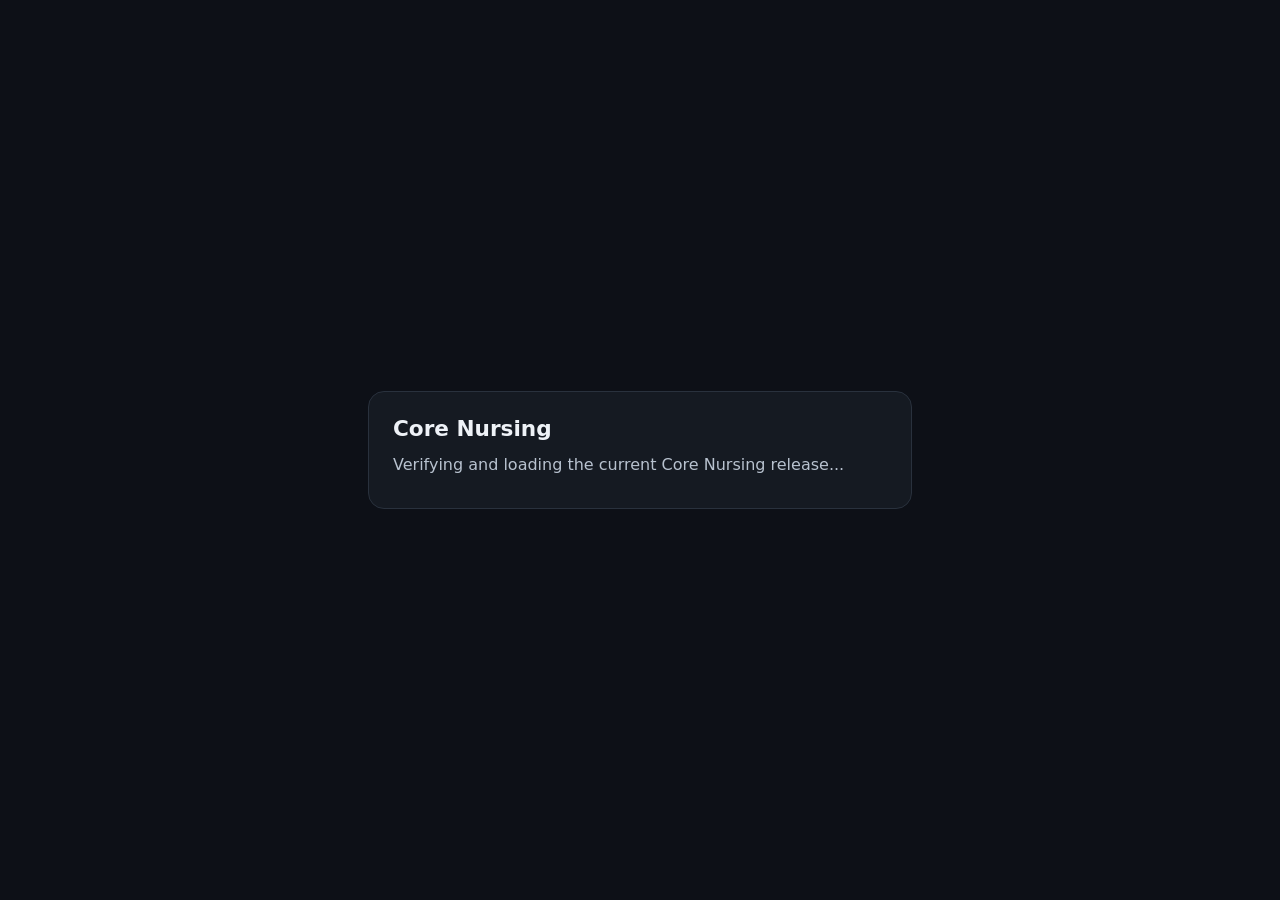
<file: web/index.html>
<!doctype html>
<html lang="en">
<head>
  <meta charset="utf-8">
  <meta name="viewport" content="width=device-width,initial-scale=1,viewport-fit=cover">
  <meta name="theme-color" content="#0d1017">
  <meta name="color-scheme" content="dark">
  <meta name="application-name" content="Core Nursing">
  <meta name="mobile-web-app-capable" content="yes">
  <meta name="apple-mobile-web-app-capable" content="yes">
  <meta name="apple-mobile-web-app-status-bar-style" content="black-translucent">
  <meta name="apple-mobile-web-app-title" content="Core Nursing">
  <link rel="manifest" href="manifest.webmanifest">
  <link rel="icon" href="icon.svg" type="image/svg+xml">
  <title>Core Nursing</title>
  <style>
    :root { color-scheme: dark; font-family: system-ui, -apple-system, BlinkMacSystemFont, "Segoe UI", sans-serif; }
    body { margin: 0; min-height: 100vh; background: #0d1017; color: #eef2f7; display: grid; place-items: center; }
    main { width: min(34rem, calc(100% - 2rem)); padding: 1.5rem; border: 1px solid #29313d; border-radius: 1rem; background: #151a22; box-sizing: border-box; }
    h1 { margin: 0 0 .75rem; font-size: 1.35rem; }
    p { margin: .4rem 0; color: #b8c2cf; line-height: 1.5; }
    button { margin-top: 1rem; border: 0; border-radius: .75rem; padding: .8rem 1rem; font: inherit; font-weight: 700; cursor: pointer; }
  </style>
</head>
<body>
  <main>
    <h1>Core Nursing</h1>
    <p id="bootStatus">Verifying and loading the current Core Nursing release...</p>
    <button id="retryBoot" type="button" hidden onclick="window.location.reload()">Retry</button>
  </main>
  <script src="boot.js"></script>
</body>
</html>
</file>
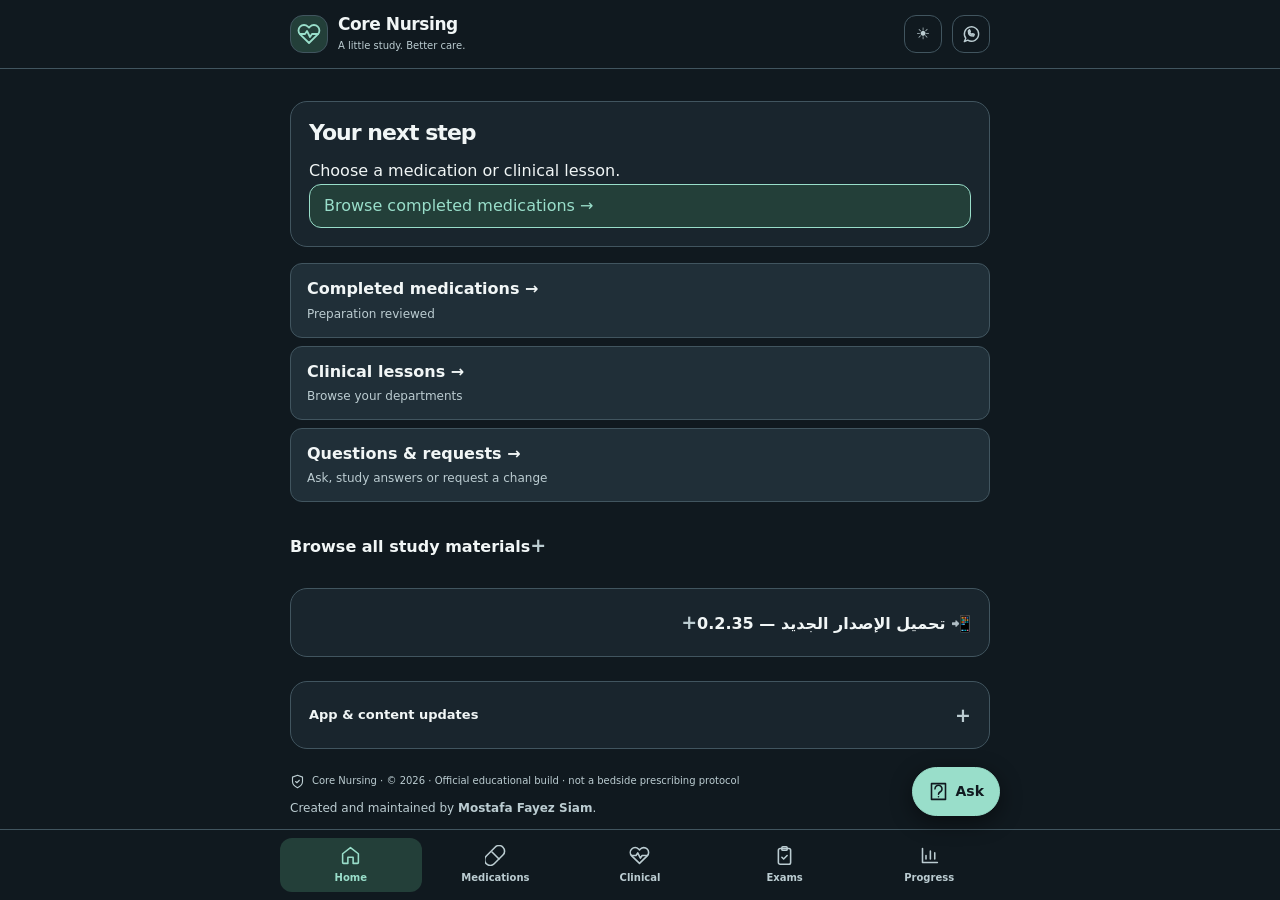
<file: runtime/files/index.html>
<!doctype html><html lang="en"><head><meta charset="utf-8"><meta name="viewport" content="width=device-width,initial-scale=1,viewport-fit=cover"><meta name="theme-color" content="#10191f"><meta name="author" content="Mostafa Fayez Siam"><meta name="application-name" content="Core Nursing"><meta name="color-scheme" content="dark light"><title>Core Nursing — Your Study Library</title><link rel="stylesheet" href="css/app.css"></head><body>
<header><div class="wrap topbar"><div class="logo"><svg viewBox="0 0 24 24" width="24" height="24" fill="none" stroke="currentColor" stroke-width="1.8" stroke-linecap="round" stroke-linejoin="round" aria-hidden="true"><path d="M20.8 4.6a5.5 5.5 0 0 0-7.8 0L12 5.7l-1.1-1.1a5.5 5.5 0 0 0-7.8 7.8L12 21l8.8-8.6a5.5 5.5 0 0 0 0-7.8z"/><path d="M3 12h5l2-3 3 6 2-3h6"/></svg></div><div class="brand"><strong>Core Nursing</strong><small>A little study. Better care.</small></div><span class="offline" id="syncBadge"><svg viewBox="0 0 24 24" width="14" height="14" fill="none" stroke="currentColor" stroke-width="1.8" stroke-linecap="round" stroke-linejoin="round" aria-hidden="true"><path d="M2 9a16 16 0 0 1 20 0M5 12a11 11 0 0 1 14 0M8.5 15.5a6 6 0 0 1 7 0M12 19h.01M3 3l18 18"/></svg> CONTENT READY</span><button id="studyTheme" class="header-action" type="button" aria-label="Use light reading theme" onclick="toggleStudyTheme()">☀</button><button id="contactCreator" class="header-action contact-button" type="button" aria-label="WhatsApp — للتواصل والمساعدة: +970 595054226" title="WhatsApp: +970 595054226" onclick="contactCreator()"><svg viewBox="0 0 24 24" fill="none" stroke="currentColor" stroke-width="1.8" stroke-linecap="round" stroke-linejoin="round" aria-hidden="true"><path d="M21 11.5a9 9 0 0 1-13.7 7.7L3 21l1.8-4.3A9 9 0 1 1 21 11.5Z"/><path d="M8 7.5c0 4 2.5 6.5 6.5 6.5l1-2-2-1-.8 1a6.2 6.2 0 0 1-3.2-3.2l1-.8-1-2-1.5 1.5Z"/></svg></button></div></header>
<main class="wrap">
<section id="home">
<div id="homeUpdateNotice" class="panel" hidden><button class="primary" onclick="checkForUpdates(true)">New update available · Update now</button></div>
<div id="nextActionsHome" class="panel next-actions"></div>
<div id="dueExamsHome" class="panel" hidden></div><div id="continue-reading" class="panel"></div><div class="home-library-links" aria-label="Study library"><button type="button" onclick="showTab('library');setCatalogFilter('complete')"><strong>Completed medications →</strong><small>Preparation reviewed</small></button><button type="button" onclick="showTab('clinical')"><strong>Clinical lessons →</strong><small>Browse your departments</small></button><button type="button" onclick="CoreNursingNotes.open()"><strong>Questions &amp; requests →</strong><small>Ask, study answers or request a change</small></button></div><details class="home-more"><summary>Browse all study materials</summary><label class="home-search" for="homeSearch"><input id="homeSearch" type="search" placeholder="Search medications…" aria-label="Search medications" oninput="searchFromHome()" autocomplete="off"></label><button type="button" onclick="showTab('library');setCatalogFilter('all')">All medications</button><span id="libraryCounts" hidden></span><span id="medTileCount" hidden></span><span id="clinicalTileCount" hidden></span></details><section id="legacyUpgradeBanner" class="upgrade-note" lang="ar" dir="rtl" hidden style="margin-top:16px;margin-bottom:16px"><details class="panel"><summary style="cursor:pointer;font-weight:bold">📲 تحميل الإصدار الجديد — 0.2.35</summary><p>يتضمن هذا الإصدار تحسينات لحماية التطبيق وتأمين التحديثات، وزر التواصل والمساعدة.</p><ol><li>اضغط على «تحميل الإصدار الجديد».</li><li>بعد اكتمال التحميل، افتح ملف APK.</li><li>إذا طلب هاتفك السماح بالتثبيت من هذا المصدر، فعّل السماح، ثم اضغط «تحديث» أو «تثبيت».</li></ol><p><strong>لا تحذف التطبيق الحالي؛ ثبّت الإصدار الجديد فوقه للحفاظ على بياناتك.</strong></p><p>ستستمر تحديثات المحتوى الدراسي عبر زر «التحقق من تحديثات المحتوى» داخل التطبيق.</p><p>إذا كنت تستخدم الإصدار 0.2.35 بالفعل، فلا حاجة لإعادة تثبيته.</p><button type="button" onclick="downloadOfficialApk()">تحميل الإصدار الجديد</button><p id="apkDownloadHelp" hidden style="overflow-wrap:anywhere">انسخ هذا الرابط وافتحه في المتصفح:<br><span dir="ltr">https://raw.githubusercontent.com/Ezz10099/Core-Nursing-Content/main/downloads/Core-Nursing-0.2.35.apk</span></p></details></section><details class="panel home-updates" id="updatePanel" aria-busy="false"><summary>App &amp; content updates</summary><p id="updateNotice" role="status" hidden>New update available</p><p class="note" id="syncStatus" role="status">Check for the latest app and study content.</p><button id="updateButton" onclick="checkForUpdates(true)">Check for app &amp; content updates</button><p class="note" id="updateVersions"></p></details><div class="footnote"><svg viewBox="0 0 24 24" width="15" height="15" fill="none" stroke="currentColor" stroke-width="1.8" stroke-linecap="round" stroke-linejoin="round" aria-hidden="true"><path d="M12 22s8-4 8-10V5l-8-3-8 3v7c0 6 8 10 8 10z"/><path d="m9 12 2 2 4-4"/></svg> Core Nursing · © 2026 · Official educational build · not a bedside prescribing protocol</div><p class="note" id="creatorCredit">Created and maintained by <strong>Mostafa Fayez Siam</strong>.</p><details class="about-source"><summary>About · creator, sharing &amp; sources</summary><p>Study reference only. Entries combine your original CCU references with verified additions from later clinical rotations. Drug-specific safety is checked against current product information when new entries are added. For real patient care, confirm the product in hand, authorized local protocol, prescriber order, and current applicable guidance.</p><p>Sources include Used in CCU meds, the emergency-trolley addendum, and newer rotation-specific medication lists such as IBD2. Each entry states its source/rotation.</p><p><strong>Ownership &amp; sharing:</strong> © 2026 Mostafa Fayez Siam — Core Nursing. Original app code, interface, organization, and original educational commentary are reserved. The unmodified official APK may be shared non-commercially for personal educational use by nursing students. Resale, repackaging, modified redistribution, removal of attribution, or publishing under another name is not permitted without written permission, except where applicable law or a third-party licence permits. Sharing the app does not transfer ownership. These restrictions apply only to original material for which the creator holds rights. Third-party source material remains subject to its original rights and licences; its required credits and permissions must be retained.</p></details></section>
<section id="library" class="hidden"><div class="title-row"><svg viewBox="0 0 24 24" width="25" height="25" fill="none" stroke="currentColor" stroke-width="1.8" stroke-linecap="round" stroke-linejoin="round" aria-hidden="true"><path d="m10.5 20.5 10-10a6.36 6.36 0 0 0-9-9l-10 10a6.36 6.36 0 0 0 9 9z" transform="translate(0 1)"/><path d="m8 8 8 8"/></svg><h1>Medications</h1></div><p class="muted">Choose Completed for preparation-reviewed materials, or browse all medications by rotation. Reading and exam results are tracked separately.</p><div class="catalog-tabs" role="group" aria-label="Medication source"><button id="source-all" class="selected" onclick="setCatalogFilter('all')">All</button><button id="source-complete" onclick="setCatalogFilter('complete')">Completed</button><button id="source-ccu" onclick="setCatalogFilter('ccu')">Used in CCU</button><button id="source-trolley" onclick="setCatalogFilter('trolley')">Emergency trolley</button><button id="source-ed" onclick="setCatalogFilter('ed')">ED medications</button><button id="source-ibd2" onclick="setCatalogFilter('ibd2')">IBD2 meds</button><button id="source-aids" onclick="setCatalogFilter('aids')">Decision aids</button></div><details id="materialPreparationDetails" class="material-preparation-details"><summary>Material preparation status</summary><section id="materialReadiness" class="panel material-readiness" lang="ar" dir="rtl" tabindex="-1" aria-labelledby="materialReadinessTitle">
<h2 id="materialReadinessTitle">حالة إعداد المواد</h2><p class="note">اكتمال مراجعة المادة وامتحانها، مستقل عن تقدمك الدراسي.</p>
<div data-readiness-filters class="readiness-filters" role="group" aria-label="حالة إعداد المادة"></div>
<div class="readiness-search"><input type="search" aria-label="البحث في المواد حسب حالة الإعداد" placeholder="ابحث عن دواء أو درس"><select aria-label="نوع المادة"><option value="all">الأدوية والدروس</option><option value="medication">الأدوية</option><option value="lesson">الدروس</option></select></div>
<div data-readiness-list aria-live="polite"></div><button type="button" data-readiness-more hidden>عرض المزيد</button>
</section></details><input id="search" class="search" type="search" placeholder="Search medications…" aria-label="Search medications" oninput="renderList()" autocomplete="off"><div id="reading-med"></div><div id="list"></div><div id="detail" class="hidden"></div><div id="guides" class="panel hidden"><h2>Decision aids from your references</h2><p class="note">These are historical source extracts, not independently verified current clinical algorithms.</p><div id="aidlinks"></div><div id="aidbody" class="hidden"></div></div></section>
<section id="clinical" class="hidden">
<div class="title-row"><svg viewBox="0 0 24 24" width="25" height="25" fill="none" stroke="currentColor" stroke-width="1.8" stroke-linecap="round" stroke-linejoin="round" aria-hidden="true"><path d="M20.8 4.6a5.5 5.5 0 0 0-7.8 0L12 5.7l-1.1-1.1a5.5 5.5 0 0 0-7.8 7.8L12 21l8.8-8.6a5.5 5.5 0 0 0 0-7.8z"/><path d="M3 12h5l2-3 3 6 2-3h6"/></svg><h1>Clinical Practice</h1></div>
<p class="muted">Choose your clinical department. Each rotation keeps its own case-driven lessons and Q&amp;A.</p><p><button class="primary" type="button" onclick="CoreNursingNotes.open()">My questions &amp; requests ↗</button></p>
<div class="catalog-tabs" role="group" aria-label="Clinical department">
<button id="clinical-source-ccu" class="selected" onclick="setClinicalDepartment('ccu')">CCU</button>
<button id="clinical-source-ibd2" onclick="setClinicalDepartment('ibd2')">IBD2</button>
</div>
<p class="note" id="clinicalDepartmentNote">Coronary Care Unit · cardiovascular internship lessons and confirmed clinical Q&amp;A.</p>
<div class="sectionlabel" id="clinicalLessonHeading">CCU Lessons</div>
<button type="button" id="completedLessonsLink" class="readiness-shortcut" onclick="toggleCompletedLessons()" aria-pressed="false">Completed lessons</button><input id="lessonSearch" class="search" type="search" placeholder="Search CCU lessons…" aria-label="Search clinical lessons" oninput="renderLessons()" autocomplete="off">
<div id="reading-lesson"></div><div id="lessonList"></div><div id="lessonDetail" class="hidden"></div>
<div id="clinicalFaq" class="panel"><h2 id="clinicalFaqTitle">CCU FAQ</h2><p class="note" id="clinicalFaqNote">Clinical questions from this department that are not tied to one specific medication.</p><div id="reading-faq"></div><div id="clinicalFaqItems"></div></div>
</section>
<section id="notes" class="hidden">
<div class="title-row"><h1>Questions &amp; requests</h1></div>
<button class="back" type="button" onclick="showTab('clinical')">← Clinical Practice</button>
<p class="muted">Save questions, content changes, design requests or problems here or from any screen. They save offline and sync privately for a response when connected. Never include identifying patient details.</p>
<div class="panel notes-toolbar">
<div class="inbox-type-tabs" role="group" aria-label="Show questions or requests"><button type="button" data-inbox-type="all" aria-pressed="true" onclick="CoreNursingNotes.filterKind('all')">All <span data-inbox-count="all">0</span></button><button type="button" data-inbox-type="question" aria-pressed="false" onclick="CoreNursingNotes.filterKind('question')">Questions <span data-inbox-count="question">0</span><small>I need an explanation</small></button><button type="button" data-inbox-type="request" aria-pressed="false" onclick="CoreNursingNotes.filterKind('request')">Requests <span data-inbox-count="request">0</span><small>I want something changed</small></button></div>
<button class="primary" type="button" onclick="CoreNursingNotes.edit()">+ New question or request</button>
<div class="notes-searchbar"><input id="noteSearch" type="search" placeholder="Search questions, requests or responses" aria-label="Search saved Q&A" oninput="CoreNursingNotes.render()">
<select hidden id="noteKindFilter" aria-label="Filter by type" onchange="CoreNursingNotes.render()"><option value="all">Questions &amp; requests</option><option value="question">Questions</option><option value="request">Requests</option></select><select id="noteFilter" aria-label="Filter by department" onchange="CoreNursingNotes.render()">
<option value="all">All departments</option><option value="ibd2">Orthopaedics (IBD2)</option><option value="ed">Emergency (ED)</option><option value="ccu">CCU</option><option value="general">General</option>
</select></div>
<p class="note" id="notesCount"></p><p class="note" role="status" id="noteFeedback"></p>
</div>
<form id="noteEditor" class="panel notes-editor" hidden onsubmit="event.preventDefault();CoreNursingNotes.saveEditor()">
<h2>Question or request</h2><input type="hidden" id="noteId">
<label for="noteKind">Type</label><select data-entry-kind id="noteKind"><option value="question">Question — I need an explanation</option><option value="request">Request — I want a change</option></select><label data-entry-related hidden>Related to (optional)<select id="noteRelated"><option value="">Choose if useful</option><option value="content">Study content — lessons or medications</option><option value="app">App — design, navigation or a problem</option></select></label><p class="note"><span data-entry-help>Question: ask for an explanation. Example: “Why does this happen?”</span> You can change the suggested type.</p><label for="noteDept">Department</label><select id="noteDept"><option value="ibd2">Orthopaedics (IBD2)</option><option value="ed">Emergency (ED)</option><option value="ccu">CCU</option><option value="general">General</option></select>
<label for="noteQuestion">Question or request</label><textarea id="noteQuestion" rows="3" maxlength="1000" required placeholder="What does new tingling after a fracture mean?"></textarea>
<label for="noteAnswer">Optional answer / response</label><textarea id="noteAnswer" rows="6" maxlength="10000" placeholder="Leave blank if you want an answer in this ChatGPT session."></textarea>
<label for="noteTags">Tags (separate by commas)</label><input id="noteTags" placeholder="Neurovascular, Compartment syndrome">

<div class="tools"><button class="primary" type="submit">Save</button><button type="button" onclick="CoreNursingNotes.cancel()">Cancel</button></div>
</form>
<div id="noteItems"></div>
<details class="panel" id="noteSyncPanel"><summary>Private question sync · setup</summary><p class="note" id="noteCloudSetting">Not connected</p><p class="note">One-time setup: in GitHub create a fine-grained personal access token restricted to your private Ezz10099/Core-Nursing-Diagnostic-State repository, with Contents read/write permission. Do not use a broad account-wide token. Stored only in this device; never included in app backups.</p><label for="noteGithubToken">Restricted GitHub token</label><input type="password" id="noteGithubToken" autocomplete="off" placeholder="github_pat_…"><div class="tools"><button type="button" onclick="CoreNursingNotes.connect()">Connect private sync</button><button type="button" onclick="CoreNursingNotes.sync(true)">Sync now</button><button type="button" onclick="CoreNursingNotes.disconnect()">Disconnect</button></div><p class="note" id="noteSyncStatus" role="status">Offline question saving does not require a connection.</p></details>
</section>
<section id="practice" class="hidden"><div class="title-row"><svg viewBox="0 0 24 24" width="25" height="25" fill="none" stroke="currentColor" stroke-width="1.8" stroke-linecap="round" stroke-linejoin="round" aria-hidden="true"><rect x="5" y="4" width="14" height="18" rx="2"/><rect x="9" y="2" width="6" height="4" rx="1"/><path d="m9 14 2 2 4-4"/></svg><h1>Exams</h1></div><p id="examSaveWarning" role="alert" hidden>Local saving is unavailable. Export a progress backup from My Progress before closing the app.</p><div id="examsHub"></div><div id="examSession" hidden></div><div id="legacyPractice" class="panel"><div class="kicker">RECALL CHECK · 3 QUESTIONS</div><h2 id="quizTitle">Practice the three medications</h2><p class="muted" id="quizPrompt">Select Start to begin. The explanation appears only after you answer.</p><div class="options" id="answers"></div><p id="feedback" role="status"></p><button class="primary" id="nextBtn" onclick="nextQuestion()">Start</button></div></section>
<section id="progress" class="hidden"><div class="title-row"><svg viewBox="0 0 24 24" width="25" height="25" fill="none" stroke="currentColor" stroke-width="1.8" stroke-linecap="round" stroke-linejoin="round" aria-hidden="true"><path d="M4 20V4M4 20h17M8 16v-4m5 4V7m5 9V9"/></svg><h1>My Progress</h1></div><div class="panel"><h2>Study progress</h2><p id="stats"></p><p class="note" id="saveStatus">Reading progress, bookmarks, answers and marked information save automatically on this phone after each change. Installing a correctly signed update over this app keeps its saved data. Uninstalling or clearing app data erases it.</p><div class="tools"><button onclick="exportProgress()">Save a backup file</button><button onclick="document.getElementById('importfile').click()">Restore from a backup file</button><button onclick="resetProgress()">Reset</button></div><p class="note">For extra protection before an update or changing phones, tap Save a backup file and choose Downloads. To restore, tap Restore and select that JSON file. Keep a copy outside this app.</p><input type="file" id="importfile" accept="application/json" class="hidden" onchange="importProgress(event)"></div><div class="panel"><button onclick="CoreNursingExams.review()">Review incorrect &amp; unsure answers</button></div><div id="dueExamsProgress" class="panel" hidden></div><div id="examProgress" class="panel"></div><div id="question-marks" class="panel"></div><div id="homeSnapshot" class="study-snapshot"></div><div id="reading-overall" class="panel"></div><div class="panel"><button type="button" onclick="CoreNursingNotes.open()">Open Questions &amp; requests notebook</button></div><div id="bookmarks"></div></section>

</main><aside id="questionSelectionBar" class="question-selection-bar" aria-label="Mark selected information" hidden><div class="wrap"><p id="questionSelectionPreview"></p><div class="tools"><button type="button" class="primary" onclick="saveQuestionMark()">Use in questions</button><button type="button" onclick="dismissQuestionSelection()">Cancel</button></div></div></aside><nav class="bottom-nav" aria-label="Study navigation"><div class="nav-inner">
<button id="tab-home" aria-pressed="true" onclick="showTab('home')"><svg viewBox="0 0 24 24" width="22" height="22" fill="none" stroke="currentColor" stroke-width="1.8" stroke-linecap="round" stroke-linejoin="round" aria-hidden="true"><path d="m3 10 9-7 9 7v10a1 1 0 0 1-1 1h-5v-7H9v7H4a1 1 0 0 1-1-1z"/></svg>Home</button>
<button id="tab-library" aria-pressed="false" onclick="showTab('library')"><svg viewBox="0 0 24 24" width="22" height="22" fill="none" stroke="currentColor" stroke-width="1.8" stroke-linecap="round" stroke-linejoin="round" aria-hidden="true"><path d="m10.5 20.5 10-10a6.36 6.36 0 0 0-9-9l-10 10a6.36 6.36 0 0 0 9 9z" transform="translate(0 1)"/><path d="m8 8 8 8"/></svg>Medications</button>
<button id="tab-clinical" aria-pressed="false" onclick="showTab('clinical')"><svg viewBox="0 0 24 24" width="22" height="22" fill="none" stroke="currentColor" stroke-width="1.8" stroke-linecap="round" stroke-linejoin="round" aria-hidden="true"><path d="M20.8 4.6a5.5 5.5 0 0 0-7.8 0L12 5.7l-1.1-1.1a5.5 5.5 0 0 0-7.8 7.8L12 21l8.8-8.6a5.5 5.5 0 0 0 0-7.8z"/><path d="M3 12h5l2-3 3 6 2-3h6"/></svg>Clinical</button>
<button id="tab-practice" aria-pressed="false" onclick="showTab('practice')"><svg viewBox="0 0 24 24" width="22" height="22" fill="none" stroke="currentColor" stroke-width="1.8" stroke-linecap="round" stroke-linejoin="round" aria-hidden="true"><rect x="5" y="4" width="14" height="18" rx="2"/><rect x="9" y="2" width="6" height="4" rx="1"/><path d="m9 14 2 2 4-4"/></svg>Exams</button>
<button id="tab-progress" aria-pressed="false" onclick="showTab('progress')"><svg viewBox="0 0 24 24" width="22" height="22" fill="none" stroke="currentColor" stroke-width="1.8" stroke-linecap="round" stroke-linejoin="round" aria-hidden="true"><path d="M4 20V4M4 20h17M8 16v-4m5 4V7m5 9V9"/></svg>Progress</button>
</div></nav>
<button id="quickQuestionFab" class="quick-question-fab" type="button" aria-label="Save a question or request" aria-haspopup="dialog" aria-controls="quickQuestionOverlay" aria-expanded="false" onclick="CoreNursingNotes.quickOpen()"><svg viewBox="0 0 24 24" width="21" height="21" fill="none" stroke="currentColor" stroke-width="1.8" stroke-linecap="round" stroke-linejoin="round" aria-hidden="true"><path d="M8 9a4 4 0 1 1 7 2.6c-1.6 1.2-3 1.7-3 3.4"/><path d="M12 18h.01"/><path d="M4 3h16v18H4z"/></svg><span>Ask</span></button>
<div id="quickQuestionOverlay" class="quick-question-overlay" role="dialog" aria-modal="true" aria-labelledby="quickQuestionTitle" hidden>
<form class="quick-question-sheet" onsubmit="event.preventDefault();CoreNursingNotes.quickSave()">
<div class="quick-question-heading"><h2 id="quickQuestionTitle">Save a question or request</h2><button type="button" class="quick-close" aria-label="Close question form" onclick="CoreNursingNotes.quickClose()">✕</button></div>
<p id="quickQuestionContext" class="quick-question-context"></p>
<label for="quickQuestionText">What would you like to ask or change?</label>
<textarea id="quickQuestionText" maxlength="1000" rows="4" required placeholder="Ask a question, describe a problem or request a change. You can continue studying after saving."></textarea>
<label for="quickQuestionKind">Type</label><select data-entry-kind id="quickQuestionKind"><option value="question">Question — I need an explanation</option><option value="request">Request — I want a change</option></select><label data-entry-related hidden>Related to (optional)<select id="quickQuestionRelated"><option value="">Choose if useful</option><option value="content">Study content — lessons or medications</option><option value="app">App — design, navigation or a problem</option></select></label><p class="note"><span data-entry-help>Question: ask for an explanation. Example: “Why does this happen?”</span> You can change the suggested type.</p><label for="quickQuestionDept">Department</label>
<select id="quickQuestionDept"><option value="general">General</option><option value="ibd2">Orthopaedics (IBD2)</option><option value="ed">Emergency (ED)</option><option value="ccu">CCU</option></select>
<p id="quickQuestionTiming" class="quick-question-warning" hidden>Advanced exam timer continues while you write.</p>
<p class="quick-question-help">Saves immediately on this device, even offline. Never include patient-identifying details.</p>
<p id="quickQuestionMessage" class="quick-question-error" role="status"></p>
<div class="quick-question-actions"><button type="button" onclick="CoreNursingNotes.quickView()">My inbox</button><button class="primary" type="submit">Save &amp; return</button></div>
</form></div>
<div id="quickQuestionToast" class="quick-question-toast" role="status" hidden></div>
<div id="updatePopup" class="update-popup" role="dialog" aria-modal="true" aria-labelledby="updatePopupTitle" aria-describedby="updatePopupText" hidden><div class="panel"><h2 id="updatePopupTitle">Update available</h2><p id="updatePopupText"></p><div class="tools"><button class="primary" id="popupUpdateNow">Update now</button><button id="popupUpdateLater">Later</button></div></div></div><script src="js/study-ui.js"></script><script src="js/reading.js"></script><script src="js/question-marks.js"></script><script src="js/exam-core.js"></script><script src="js/exam-data.js"></script><script src="js/exam-data-01.js"></script><script src="js/exam-data-02.js"></script><script src="js/exam-data-03.js"></script><script src="js/exam-data-04.js"></script><script src="js/exam-data-05.js"></script><script src="js/exam-data-06.js"></script><script src="js/app.js"></script><script src="js/notes.js"></script><script src="js/exam-reminders.js"></script>
<script src="js/exams.js"></script><script src="js/readiness-data.js"></script><script src="js/material-readiness.js"></script><script src="js/updates.js"></script></body></html>
</file>
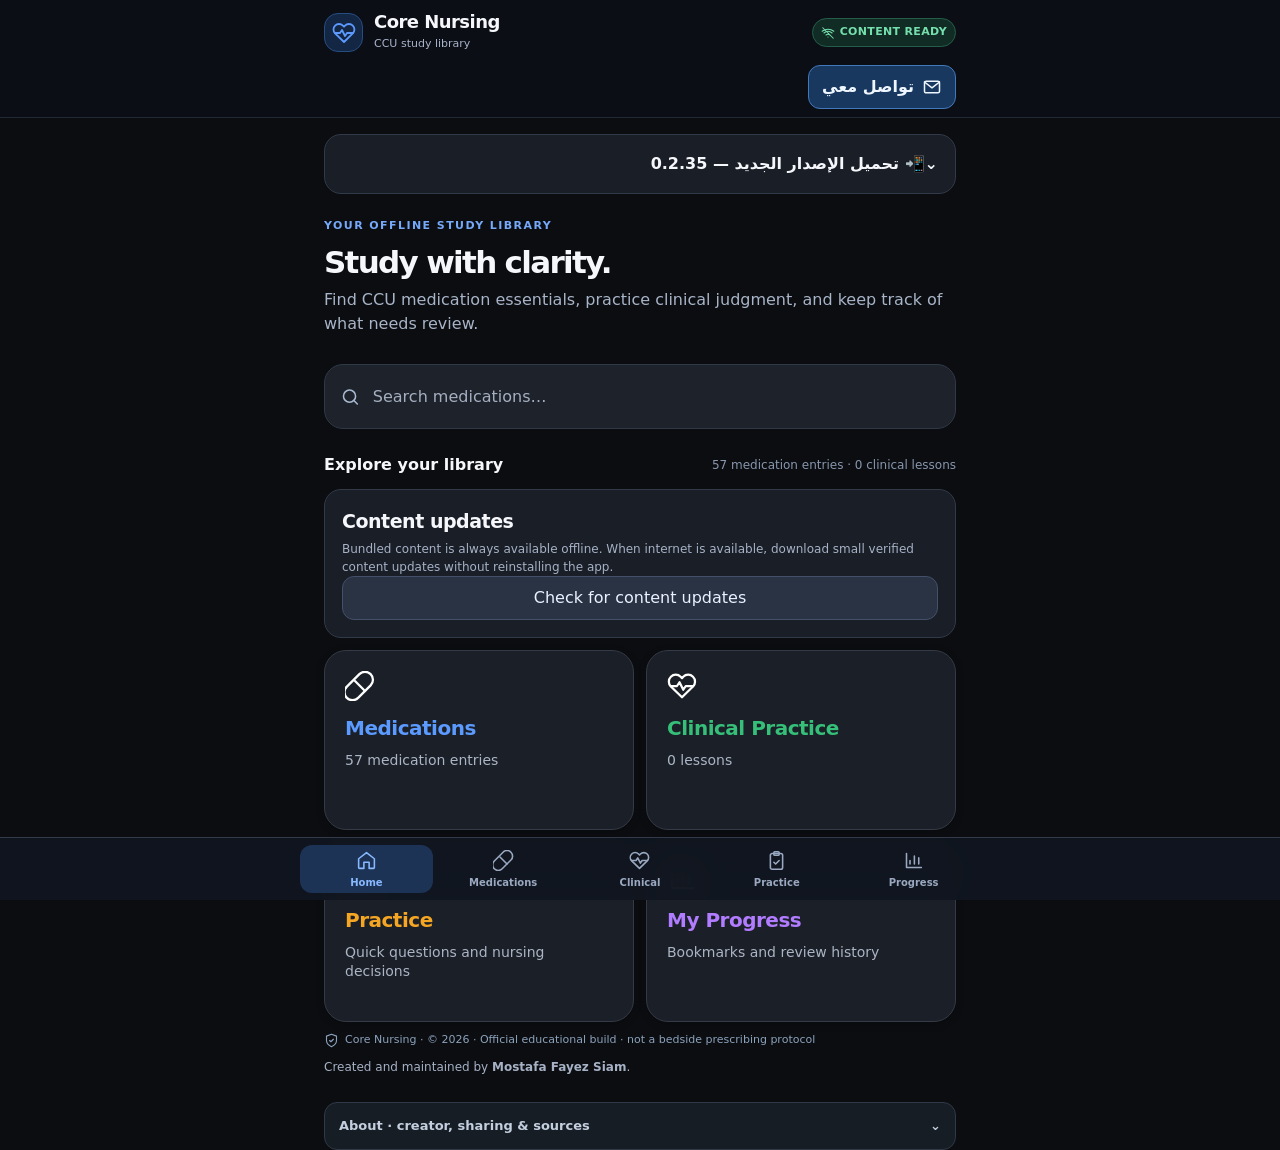
<file: shell.html>
<!doctype html><html lang="en"><head><meta charset="utf-8"><meta name="viewport" content="width=device-width,initial-scale=1,viewport-fit=cover"><meta name="theme-color" content="#0d1017"><meta name="author" content="Mostafa Fayez Siam"><meta name="application-name" content="Core Nursing"><meta name="color-scheme" content="dark"><title>Core Nursing — Offline CCU Study</title><style>:root{color-scheme:dark;font-family:system-ui,-apple-system,Roboto,'Segoe UI',sans-serif;background:#0b0d11;color:#f5f7fb;font-size:16px}*{box-sizing:border-box}html{scroll-behavior:smooth}body{margin:0;line-height:1.5;background:#0b0d11;min-height:100vh}button,input{font:inherit}button{cursor:pointer}button:focus-visible,input:focus-visible,summary:focus-visible{outline:2px solid #60a5fa;outline-offset:3px}.hidden{display:none!important}.wrap{width:min(100%,680px);margin:auto;padding:0 18px}header{position:sticky;top:0;z-index:10;background:#0d1017ee;backdrop-filter:blur(12px);border-bottom:1px solid #222936}.topbar{height:65px;display:flex;align-items:center;gap:11px}.logo{color:#5c99ff;display:flex;align-items:center;justify-content:center;background:#132744;border:1px solid #264d82;border-radius:14px;width:39px;height:39px;flex:none}.brand{flex:1;min-width:0}.brand strong{display:block;font-size:18px;letter-spacing:-.03em;line-height:1.1}.brand small{display:block;font-size:11px;color:#a7b4ca;margin-top:4px}.offline{display:inline-flex;align-items:center;gap:5px;padding:5px 8px;border:1px solid #245e49;border-radius:100px;background:#112c24;color:#75dfae;font-size:11px;font-weight:750;letter-spacing:.03em;white-space:nowrap}main{padding-top:22px;padding-bottom:104px}h1,h2,h3,p{margin-top:0}h1{font-size:31px;line-height:1.19;letter-spacing:-.055em;margin-bottom:8px}h2{font-size:22px;letter-spacing:-.025em}h3{font-size:15px;margin-bottom:7px}.muted,.note{color:#a7b2c6}.muted{margin:0}.note{font-size:12px}.eyebrow,.kicker{font-size:11px;font-weight:800;color:#76a9fa;letter-spacing:.13em;margin-bottom:9px}.welcome{padding:8px 0 20px}.welcome p{color:#a8b4c7;margin-bottom:0}.home-search{display:flex;align-items:center;gap:12px;background:#1d222b;border:1px solid #313846;border-radius:19px;padding:4px 15px;margin:8px 0 24px;min-height:65px;color:#a9b9d0}.home-search input{background:transparent;border:0;color:#fff;outline:0;width:100%;min-width:0;padding:10px 0;font-size:16px}.home-search input::placeholder{color:#a5afc0}.grid{display:grid;grid-template-columns:repeat(2,minmax(0,1fr));gap:12px}.tile{display:flex;flex-direction:column;align-items:flex-start;min-height:174px;width:100%;padding:17px 15px 14px;text-align:left;background:#1b1f27;color:#fff;border:1px solid #343a46;border-radius:22px;box-shadow:0 2px 9px #0003;transition:border-color .1s,transform .1s}.tile:active{transform:scale(.985)}.tile svg{width:30px;height:30px;margin-bottom:15px}.tile strong{font-size:18px;letter-spacing:-.025em;line-height:1.2;margin-bottom:11px}.tile span{color:#acb5c5;font-size:13px;line-height:1.4}.tile .blue-icon{color:#5b9aff}.tile .green-icon{color:#35bf79}.tile .orange-icon{color:#f5a623}.tile .purple-icon{color:#b17cff}.tile[disabled]{opacity:.62;cursor:default}.tile[disabled]:active{transform:none}.sectionlabel{display:flex;align-items:center;justify-content:space-between;gap:8px;margin:24px 0 10px;font-weight:760;font-size:16px}.sectionlabel small{font-weight:500;color:#8897ae;font-size:12px}.notice{border-left:3px solid #b77c3a;padding:10px 12px;background:#2a211a;border-radius:8px;color:#d9c7b5;margin:17px 0;font-size:12px}.item,.panel{background:#191e27;border:1px solid #313a48;border-radius:17px;padding:17px;margin:12px 0}.item{display:flex;align-items:center;justify-content:space-between;gap:8px}.item h2,.panel h2{font-size:19px;margin:0 0 4px}.item p{margin:0;color:#a5b4c8}.badge{display:inline-block;border-radius:100px;padding:4px 9px;font-size:11px;font-weight:750;background:#1b3a69;color:#a3c8ff}.item .badge{margin-top:8px}.bar{display:flex;gap:9px;align-items:center}.search{width:100%;padding:14px;border-radius:15px;border:1px solid #394658;background:#1a212d;color:#f6f8fc;font:inherit;margin:7px 0 12px}.button,button{border-radius:12px;padding:9px 13px;border:1px solid #445069;background:#293344;color:#eaf1ff}.primary,button[aria-pressed=true]{background:#2459a5;border-color:#3b7fe0;color:#fff}.back{margin-bottom:13px}.page-heading{margin:8px 0 7px;font-size:27px}.panel h3{font-size:14px;margin-bottom:7px}.panel p{margin:0;white-space:pre-wrap}.blue{background:#162844;border-color:#2d4f7d}.danger{background:#341b25;border-color:#723948}.danger h3{color:#ff9eae}.green{background:#162e29;border-color:#316650}.kicker{margin-bottom:6px}details summary{font-weight:750;cursor:pointer;list-style:none}details summary::after{content:'⌄';float:right}details[open] summary::after{content:'⌃'}details p{margin-top:11px!important}.options{display:grid;gap:9px;margin:14px 0}.options button{text-align:left;white-space:normal}.options button:disabled{opacity:.82;cursor:default}.correct{border-color:#278d5b!important;background:#163c2c!important;color:#b3f9d0!important}.incorrect{border-color:#bc4c66!important;background:#471d2b!important;color:#ffc1ce!important}.tools{display:flex;gap:8px;flex-wrap:wrap}.tools button{flex:1}.title-row{display:flex;align-items:center;gap:12px;margin:4px 0 16px}.title-row svg{color:#70a5ff}.title-row h1{font-size:25px;margin:0}footer{color:#8393a8;font-size:11px;line-height:1.6;margin:20px 0 0}.bottom-nav{position:fixed;bottom:0;left:0;right:0;z-index:20;background:#11161fef;backdrop-filter:blur(15px);border-top:1px solid #333b4a;padding:7px max(10px,env(safe-area-inset-right)) calc(7px + env(safe-area-inset-bottom)) max(10px,env(safe-area-inset-left))}.nav-inner{width:min(100%,680px);margin:auto;display:grid;grid-template-columns:repeat(5,minmax(0,1fr));gap:4px}.bottom-nav button{display:flex;flex-direction:column;align-items:center;gap:4px;padding:5px 2px 3px;border:0;border-radius:12px;background:transparent;color:#9aa9c1;font-size:10px;font-weight:650;min-width:0}.bottom-nav button svg{height:21px;width:21px}.bottom-nav button[aria-pressed=true]{background:#1c3355;color:#88b8ff}.catalog-tabs{display:flex;gap:6px;overflow-x:auto;margin:15px 0 9px;padding-bottom:3px}.catalog-tabs button{font-size:12px;white-space:nowrap;border-radius:100px;padding:8px 11px}.catalog-tabs button.selected{background:#2459a5;border-color:#3b7fe0;color:white}.source-tag{display:inline-block;font-size:10px;font-weight:800;color:#99c0fa;margin:4px 0 8px}.source-alert{border:1px solid #6e4f29;background:#332717;color:#ebd0a7;padding:10px 12px;border-radius:12px;font-size:12px;margin:12px 0}.med-bullets{margin:8px 0 0;padding-left:19px}.med-bullets li{margin:6px 0}.aid-body{white-space:pre-wrap;overflow-wrap:anywhere;line-height:1.65}.footnote{display:flex;align-items:center;gap:6px;color:#8ca2bc;font-size:11px;padding:10px 0}@media(min-width:550px){.tile{min-height:180px;padding:20px}.tile strong{font-size:20px}.tile span{font-size:14px}.wrap{padding-left:24px;padding-right:24px}}@media(max-width:355px){.wrap{padding-left:12px;padding-right:12px}.grid{gap:9px}.tile{padding:13px 10px;min-height:168px}.tile strong{font-size:16px}.tile span{font-size:12px}.brand strong{font-size:16px}}
/* Only the short, explicitly selected memory cues carry strong clinical colors. */
.memory-cues{display:grid;gap:10px;margin:16px 0}
.memory-cue{border:2px solid;border-radius:16px;padding:12px 14px}
.memory-cue strong{font-size:12px;letter-spacing:.035em;font-weight:850;display:block;margin-bottom:5px}
.memory-cue p{font-size:14px;font-weight:650;line-height:1.42;margin:0;white-space:normal}
.memory-cue.use{background:#103c2a;border-color:#26d07d;color:#d8ffe9}
.memory-cue.danger-cue{background:#441a23;border-color:#ff6177;color:#ffe3e7}
.med-section{padding:0;background:#191e27;border:1px solid #37414e;border-radius:15px;margin:9px 0;overflow:hidden}
.med-section summary{display:flex;align-items:center;gap:10px;justify-content:space-between;list-style:none;padding:14px 15px;font-size:15px;font-weight:760;cursor:pointer;color:#f2f5fb}
.med-section summary::-webkit-details-marker{display:none}
.med-section summary:after{content:"⌄";font-size:20px;line-height:1;color:#b9c5d9;float:none;margin-left:auto}
.med-section[open] summary:after{content:"⌃"}
.med-section .section-body{border-top:1px solid #303a48;padding:14px 15px;color:#dae2ed;font-size:14px;line-height:1.62}
.med-section .section-body p{white-space:pre-wrap;margin:0}
.med-section .section-body .med-bullets{margin:4px 0 0;padding-left:20px}
.med-section .section-body .med-bullets li{margin:7px 0}
.med-tools{display:flex;gap:8px;flex-wrap:wrap;margin:13px 0}
.med-tools button{font-size:12px;padding:8px 10px}
.about-source{margin:26px 0 0;background:#171d25;border:1px solid #303947;border-radius:13px;padding:13px 14px}
.about-source summary{cursor:pointer;color:#c3cfdf;font-size:13px;font-weight:700}
.about-source p{font-size:12px;line-height:1.55;color:#9fb0c5;margin:10px 0 0}

.contact-bar{display:flex;justify-content:flex-end;padding-bottom:8px}.contact-button{display:inline-flex;align-items:center;justify-content:center;gap:8px;min-height:44px;background:#18385f;border-color:#4279ba;color:#eef6ff;font-weight:700}.contact-button:focus-visible{outline:2px solid #90c4ff;outline-offset:3px}
</style></head><body>
<header><div class="wrap topbar"><div class="logo"><svg viewBox="0 0 24 24" width="24" height="24" fill="none" stroke="currentColor" stroke-width="1.8" stroke-linecap="round" stroke-linejoin="round" aria-hidden="true"><path d="M20.8 4.6a5.5 5.5 0 0 0-7.8 0L12 5.7l-1.1-1.1a5.5 5.5 0 0 0-7.8 7.8L12 21l8.8-8.6a5.5 5.5 0 0 0 0-7.8z"/><path d="M3 12h5l2-3 3 6 2-3h6"/></svg></div><div class="brand"><strong>Core Nursing</strong><small>CCU study library</small></div><span class="offline" id="syncBadge"><svg viewBox="0 0 24 24" width="14" height="14" fill="none" stroke="currentColor" stroke-width="1.8" stroke-linecap="round" stroke-linejoin="round" aria-hidden="true"><path d="M2 9a16 16 0 0 1 20 0M5 12a11 11 0 0 1 14 0M8.5 15.5a6 6 0 0 1 7 0M12 19h.01M3 3l18 18"/></svg> CONTENT READY</span></div><div class="wrap contact-bar"><button id="contactCreator" class="contact-button" type="button" lang="ar" dir="rtl" onclick="contactCreator()"><svg viewBox="0 0 24 24" width="20" height="20" fill="none" stroke="currentColor" stroke-width="1.8" stroke-linecap="round" stroke-linejoin="round" aria-hidden="true"><rect x="3" y="5" width="18" height="14" rx="2"/><path d="m3 6 9 7 9-7"/></svg>تواصل معي</button></div></header><section class="wrap" lang="ar" dir="rtl" style="margin-top:16px;margin-bottom:16px"><details class="panel"><summary style="cursor:pointer;font-weight:bold">📲 تحميل الإصدار الجديد — 0.2.35</summary><p>يتضمن هذا الإصدار تحسينات لحماية التطبيق وتأمين التحديثات، وزر التواصل بالبريد.</p><ol><li>اضغط على «تحميل الإصدار الجديد».</li><li>بعد اكتمال التحميل، افتح ملف APK.</li><li>إذا طلب هاتفك السماح بالتثبيت من هذا المصدر، فعّل السماح، ثم اضغط «تحديث» أو «تثبيت».</li></ol><p><strong>لا تحذف التطبيق الحالي؛ ثبّت الإصدار الجديد فوقه للحفاظ على بياناتك.</strong></p><p>ستستمر تحديثات المحتوى الدراسي عبر زر «التحقق من تحديثات المحتوى» داخل التطبيق.</p><p>إذا كنت تستخدم الإصدار 0.2.35 بالفعل، فلا حاجة لإعادة تثبيته.</p><button type="button" onclick="downloadOfficialApk()">تحميل الإصدار الجديد</button><p id="apkDownloadHelp" hidden style="overflow-wrap:anywhere">انسخ هذا الرابط وافتحه في المتصفح:<br><span dir="ltr">https://raw.githubusercontent.com/Ezz10099/Core-Nursing-Content/main/downloads/Core-Nursing-0.2.35.apk</span></p></details></section>
<main class="wrap">
<section id="home">
<div class="welcome"><div class="eyebrow">YOUR OFFLINE STUDY LIBRARY</div><h1>Study with clarity.</h1><p>Find CCU medication essentials, practice clinical judgment, and keep track of what needs review.</p></div>
<label class="home-search" for="homeSearch"><svg viewBox="0 0 24 24" width="22" height="22" fill="none" stroke="currentColor" stroke-width="1.8" stroke-linecap="round" stroke-linejoin="round" aria-hidden="true"><circle cx="11" cy="11" r="7"/><path d="m20 20-4-4"/></svg><input id="homeSearch" type="search" placeholder="Search medications…" aria-label="Search medications" oninput="searchFromHome()" autocomplete="off"></label>
<div class="sectionlabel">Explore your library <small id="libraryCounts">57 source entries · 2 guides</small></div><div class="panel"><h2>Content updates</h2><p class="note" id="syncStatus">Bundled content is always available offline. When internet is available, download small verified content updates without reinstalling the app.</p><div class="tools"><button onclick="checkForUpdates(true)">Check for content updates</button></div></div>
<div class="grid">
<button class="tile" onclick="showTab('library')"><svg viewBox="0 0 24 24" width="24" height="24" fill="none" stroke="currentColor" stroke-width="1.8" stroke-linecap="round" stroke-linejoin="round" aria-hidden="true"><path d="m10.5 20.5 10-10a6.36 6.36 0 0 0-9-9l-10 10a6.36 6.36 0 0 0 9 9z" transform="translate(0 1)"/><path d="m8 8 8 8"/></svg><strong class="blue-icon">Medications</strong><span id="medTileCount">57 entries from your CCU references</span></button>
<button class="tile" onclick="showTab('clinical')"><svg viewBox="0 0 24 24" width="24" height="24" fill="none" stroke="currentColor" stroke-width="1.8" stroke-linecap="round" stroke-linejoin="round" aria-hidden="true"><path d="M20.8 4.6a5.5 5.5 0 0 0-7.8 0L12 5.7l-1.1-1.1a5.5 5.5 0 0 0-7.8 7.8L12 21l8.8-8.6a5.5 5.5 0 0 0 0-7.8z"/><path d="M3 12h5l2-3 3 6 2-3h6"/></svg><strong class="green-icon">Clinical Practice</strong><span id="clinicalTileCount">CCU lessons + FAQ · live content</span></button>
<button class="tile" onclick="showTab('practice')"><svg viewBox="0 0 24 24" width="24" height="24" fill="none" stroke="currentColor" stroke-width="1.8" stroke-linecap="round" stroke-linejoin="round" aria-hidden="true"><rect x="5" y="4" width="14" height="18" rx="2"/><rect x="9" y="2" width="6" height="4" rx="1"/><path d="m9 14 2 2 4-4"/></svg><strong class="orange-icon">Practice</strong><span>Quick questions and nursing decisions</span></button>
<button class="tile" onclick="showTab('progress')"><svg viewBox="0 0 24 24" width="24" height="24" fill="none" stroke="currentColor" stroke-width="1.8" stroke-linecap="round" stroke-linejoin="round" aria-hidden="true"><path d="M4 20V4M4 20h17M8 16v-4m5 4V7m5 9V9"/></svg><strong class="purple-icon">My Progress</strong><span>Bookmarks and review history</span></button>
</div><div class="footnote"><svg viewBox="0 0 24 24" width="15" height="15" fill="none" stroke="currentColor" stroke-width="1.8" stroke-linecap="round" stroke-linejoin="round" aria-hidden="true"><path d="M12 22s8-4 8-10V5l-8-3-8 3v7c0 6 8 10 8 10z"/><path d="m9 12 2 2 4-4"/></svg> Core Nursing · © 2026 · Official educational build · not a bedside prescribing protocol</div><p class="note" id="creatorCredit">Created and maintained by <strong>Mostafa Fayez Siam</strong>.</p><details class="about-source"><summary>About · creator, sharing &amp; sources</summary><p>Study reference only. Entries are reorganized from your two CCU PDF references and have not been independently reverified against current medication labels or resuscitation guidance. For real patient care, confirm the product in hand, authorized local protocol, prescriber order, and current applicable guidance.</p><p>Sources: Used in CCU meds (41 entries and IV decision aid); Emergency trolley medication addendum (16 entries and emergency mini-flow). Each entry lists its original PDF pages.</p><p><strong>Ownership &amp; sharing:</strong> © 2026 Mostafa Fayez Siam — Core Nursing. Original app code, interface, organization, and original educational commentary are reserved. The unmodified official APK may be shared non-commercially for personal educational use by nursing students. Resale, repackaging, modified redistribution, removal of attribution, or publishing under another name is not permitted without written permission, except where applicable law or a third-party licence permits. Sharing the app does not transfer ownership. These restrictions apply only to original material for which the creator holds rights. Third-party source material remains subject to its original rights and licences; its required credits and permissions must be retained.</p></details></section>
<section id="library" class="hidden"><div class="title-row"><svg viewBox="0 0 24 24" width="25" height="25" fill="none" stroke="currentColor" stroke-width="1.8" stroke-linecap="round" stroke-linejoin="round" aria-hidden="true"><path d="m10.5 20.5 10-10a6.36 6.36 0 0 0-9-9l-10 10a6.36 6.36 0 0 0 9 9z" transform="translate(0 1)"/><path d="m8 8 8 8"/></svg><h1>Medications</h1></div><p class="muted">41 Used in CCU entries · 16 emergency-trolley entries. Same drug may appear in both sources.</p><div class="catalog-tabs" role="group" aria-label="Medication source"><button id="source-all" class="selected" onclick="setCatalogFilter('all')">All (57)</button><button id="source-ccu" onclick="setCatalogFilter('ccu')">Used in CCU (41)</button><button id="source-trolley" onclick="setCatalogFilter('trolley')">Emergency trolley (16)</button></div><input id="search" class="search" type="search" placeholder="Search medications…" aria-label="Search medications" oninput="renderList()" autocomplete="off"><div id="list"></div><div id="detail" class="hidden"></div><div id="guides" class="panel"><h2>Decision aids from your references</h2><p class="note">These are historical source extracts, not independently verified current clinical algorithms.</p><div id="aidlinks"></div><div id="aidbody" class="hidden"></div></div></section>
<section id="clinical" class="hidden">
<div class="title-row"><svg viewBox="0 0 24 24" width="25" height="25" fill="none" stroke="currentColor" stroke-width="1.8" stroke-linecap="round" stroke-linejoin="round" aria-hidden="true"><path d="M20.8 4.6a5.5 5.5 0 0 0-7.8 0L12 5.7l-1.1-1.1a5.5 5.5 0 0 0-7.8 7.8L12 21l8.8-8.6a5.5 5.5 0 0 0 0-7.8z"/><path d="M3 12h5l2-3 3 6 2-3h6"/></svg><h1>Clinical Practice</h1></div>
<p class="muted">Your CCU lessons and confirmed clinical Q&A. Routine additions arrive through the in-app content update.</p>
<div class="sectionlabel">CCU Lessons</div>
<input id="lessonSearch" class="search" type="search" placeholder="Search clinical lessons…" aria-label="Search clinical lessons" oninput="renderLessons()" autocomplete="off">
<div id="lessonList"></div><div id="lessonDetail" class="hidden"></div>
<div id="clinicalFaq" class="panel"><h2>CCU FAQ</h2><p class="note">Clinical questions that are not tied to one specific medication.</p><div id="clinicalFaqItems"></div></div>
</section>
<section id="practice" class="hidden"><div class="title-row"><svg viewBox="0 0 24 24" width="25" height="25" fill="none" stroke="currentColor" stroke-width="1.8" stroke-linecap="round" stroke-linejoin="round" aria-hidden="true"><rect x="5" y="4" width="14" height="18" rx="2"/><rect x="9" y="2" width="6" height="4" rx="1"/><path d="m9 14 2 2 4-4"/></svg><h1>Practice</h1></div><div class="panel"><div class="kicker">RECALL CHECK · 3 QUESTIONS</div><h2 id="quizTitle">Practice the three medications</h2><p class="muted" id="quizPrompt">Select Start to begin. The explanation appears only after you answer.</p><div class="options" id="answers"></div><p id="feedback" role="status"></p><button class="primary" id="nextBtn" onclick="nextQuestion()">Start</button></div></section>
<section id="progress" class="hidden"><div class="title-row"><svg viewBox="0 0 24 24" width="25" height="25" fill="none" stroke="currentColor" stroke-width="1.8" stroke-linecap="round" stroke-linejoin="round" aria-hidden="true"><path d="M4 20V4M4 20h17M8 16v-4m5 4V7m5 9V9"/></svg><h1>My Progress</h1></div><div class="panel"><h2>Study progress</h2><p id="stats"></p><p class="note" id="saveStatus">Bookmarks and answers save automatically on this phone after each change. Installing a correctly signed update over this app keeps its saved data. Uninstalling or clearing app data erases it.</p><div class="tools"><button onclick="exportProgress()">Save a backup file</button><button onclick="document.getElementById('importfile').click()">Restore from a backup file</button><button onclick="resetProgress()">Reset</button></div><p class="note">For extra protection before an update or changing phones, tap Save a backup file and choose Downloads. To restore, tap Restore and select that JSON file. Keep a copy outside this app.</p><input type="file" id="importfile" accept="application/json" class="hidden" onchange="importProgress(event)"></div><div id="bookmarks"></div></section>

</main><nav class="bottom-nav" aria-label="Study navigation"><div class="nav-inner">
<button id="tab-home" aria-pressed="true" onclick="showTab('home')"><svg viewBox="0 0 24 24" width="22" height="22" fill="none" stroke="currentColor" stroke-width="1.8" stroke-linecap="round" stroke-linejoin="round" aria-hidden="true"><path d="m3 10 9-7 9 7v10a1 1 0 0 1-1 1h-5v-7H9v7H4a1 1 0 0 1-1-1z"/></svg>Home</button>
<button id="tab-library" aria-pressed="false" onclick="showTab('library')"><svg viewBox="0 0 24 24" width="22" height="22" fill="none" stroke="currentColor" stroke-width="1.8" stroke-linecap="round" stroke-linejoin="round" aria-hidden="true"><path d="m10.5 20.5 10-10a6.36 6.36 0 0 0-9-9l-10 10a6.36 6.36 0 0 0 9 9z" transform="translate(0 1)"/><path d="m8 8 8 8"/></svg>Medications</button>
<button id="tab-clinical" aria-pressed="false" onclick="showTab('clinical')"><svg viewBox="0 0 24 24" width="22" height="22" fill="none" stroke="currentColor" stroke-width="1.8" stroke-linecap="round" stroke-linejoin="round" aria-hidden="true"><path d="M20.8 4.6a5.5 5.5 0 0 0-7.8 0L12 5.7l-1.1-1.1a5.5 5.5 0 0 0-7.8 7.8L12 21l8.8-8.6a5.5 5.5 0 0 0 0-7.8z"/><path d="M3 12h5l2-3 3 6 2-3h6"/></svg>Clinical</button>
<button id="tab-practice" aria-pressed="false" onclick="showTab('practice')"><svg viewBox="0 0 24 24" width="22" height="22" fill="none" stroke="currentColor" stroke-width="1.8" stroke-linecap="round" stroke-linejoin="round" aria-hidden="true"><rect x="5" y="4" width="14" height="18" rx="2"/><rect x="9" y="2" width="6" height="4" rx="1"/><path d="m9 14 2 2 4-4"/></svg>Practice</button>
<button id="tab-progress" aria-pressed="false" onclick="showTab('progress')"><svg viewBox="0 0 24 24" width="22" height="22" fill="none" stroke="currentColor" stroke-width="1.8" stroke-linecap="round" stroke-linejoin="round" aria-hidden="true"><path d="M4 20V4M4 20h17M8 16v-4m5 4V7m5 9V9"/></svg>Progress</button>
</div></nav>
<script>
function contactCreator(){
  const bridge=window.CoreNursingAndroid;
  if(bridge&&typeof bridge.contactCreator==='function'){bridge.contactCreator();return;}
  if(!bridge){window.location.href='mailto:siammostafa415@gmail.com';return;}
  if(typeof bridge.copyText==='function')bridge.copyText('Core Nursing','siammostafa415@gmail.com');
  alert('لفتح رسالة بريد مباشرة، ثبّت أحدث نسخة من التطبيق. البريد: siammostafa415@gmail.com'+(typeof bridge.copyText==='function'?'\nتم نسخ البريد.':''));
}

'use strict';const sampleMeds=[{"id": "norepinephrine", "name": "Norepinephrine", "alt": "Noradrenaline", "drugclass": "Catecholamine vasopressor; predominantly alpha1 with beta1 activity.", "availability": "Palestine availability: YES. The source documents 4-mg ampoules.", "use": "Vasopressor support for severe hypotension/shock when clinically indicated.", "administration": "Dilute to the hospital’s standardized concentration in a compatible IV fluid. Administer as a continuous infusion using an infusion pump; NEVER IV push. Central access is preferred for ongoing/concentrated therapy. An appropriate proximal peripheral line may be used short-term when urgent treatment should not be delayed.", "monitor": "Perform continuous or very frequent BP and perfusion assessment. Inspect a peripheral IV frequently. Use precise pump delivery: small rate changes can materially change BP.", "redflag": "If a peripheral site becomes painful, pale, swollen, cool, or stops flowing: stop using that site and escalate immediately.", "why": "Strong vasoconstriction raises systemic vascular resistance and MAP. Extravasation can cause severe local ischemia.", "source": "Used in CCU meds, original PDF pp. 55–57", "pages": "55–57", "question": "A peripheral norepinephrine site becomes pale, cool and painful. What is the next nursing action?", "options": ["Keep the infusion running and recheck later", "Stop using that IV site and escalate immediately", "Increase the pump rate"], "correct": 1, "explain": "The source specifically directs stopping use of the affected peripheral site and immediate escalation."}, {"id": "heparin", "name": "Heparin", "alt": "Unfractionated heparin (UFH)", "drugclass": "Unfractionated heparin anticoagulant.", "availability": "Palestine availability: YES. The source documents heparin 5,000 IU/mL in a 5-mL vial.", "use": "Therapeutic anticoagulation and selected prophylactic uses, depending on the order.", "administration": "May be SC or IV according to the order. Therapeutic IV infusion requires dilution to the hospital-standard concentration and a controlled infusion pump. Do NOT give IM. Do not confuse a concentrated treatment vial with a catheter-flush product.", "monitor": "Inspect for bleeding. Ensure ordered coagulation and platelet samples are drawn and abnormalities reported. Do not change an infusion rate independently unless an authorized nurse-driven unit protocol applies.", "redflag": "An unexpected platelet fall may signal heparin-induced thrombocytopenia (HIT); report and escalate.", "why": "UFH has a more variable anticoagulant effect than LMWH, so therapeutic infusions commonly need controlled delivery and laboratory follow-up.", "source": "Used in CCU meds, original PDF pp. 16–18", "pages": "16–18", "question": "A therapeutic IV heparin infusion is prescribed. Which approach matches the source?", "options": ["Give it IM", "Use a controlled infusion pump at the hospital-standard dilution", "Adjust the rate freely without an authorized protocol"], "correct": 1, "explain": "The source requires a controlled pump and hospital-standard dilution for therapeutic IV infusion."}, {"id": "atropine", "name": "Atropine", "alt": "Antimuscarinic", "drugclass": "Anticholinergic; specifically antimuscarinic.", "availability": "Palestine availability: YES. The source documents 1-mg ampoules.", "use": "Symptomatic bradycardia in the appropriate current resuscitation pathway.", "administration": "For symptomatic bradycardia: IV/IO bolus according to the applicable resuscitation protocol. It is not normally a continuous infusion.", "monitor": "Watch HR and rhythm immediately after administration. Dry mouth, reduced secretions, urinary retention and confusion can occur, especially in susceptible patients.", "redflag": "If instability persists, escalate along the bradycardia pathway instead of repeatedly relying on atropine alone.", "why": "Atropine removes the parasympathetic/vagal “brake”; it does not press the beta1 accelerator.", "source": "Used in CCU meds, original PDF pp. 64–66", "pages": "64–66", "question": "A patient remains unstable after atropine. What does the source emphasize?", "options": ["Keep relying on atropine alone", "Escalate along the bradycardia pathway", "Start a continuous atropine infusion routinely"], "correct": 1, "explain": "The source explicitly emphasizes escalating along the bradycardia pathway if instability persists."}];const meds=[{"id":"ccu-4","name":"VASOCORE — isosorbide mononitrate","header":"VASOCORE -isosorbide mononitrate","drugclass":"Organic nitrate; long-acting antianginal.","availability":"YES for the generic/form. Palestinian essential-medicine data document isosorbide mononitrate 20-mg tablets. “Vasocore” is the ward-reported trade spelling and should still be matched to the package.","administration":"PO; no dilution, IV line or pump. Give according to the ordered schedule. Do not substitute an extended-release product for an immediate-release product without checking the label.","use":"Prevention/control of angina. It is not the rapid-rescue formulation for an acute angina attack.","monitor":"• Check BP and dizziness before/after the dose because nitrate vasodilation can worsen hypotension. • Headache is common with nitrate therapy. • Never combine with sildenafil, tadalafil or vardenafil because the combination can cause profound hypotension/syncope. • Verify whether the local tablet is immediate- or modified-release because donated brands can differ.","why":"Nitrate vasodilation lowers preload/BP; this oral long-acting form is used for prevention rather than rapid rescue.","source":"Used in CCU meds","pages":"4–6","category":"ccu","memoryUse":"Prevention/control of angina.","memoryDanger":"Never combine with sildenafil, tadalafil or vardenafil because the combination can cause profound hypotension/syncope.","mechanism":"Nitric-oxide–mediated vasodilation relaxes vascular smooth muscle, reducing venous return (preload) and myocardial oxygen demand.","mechanismBasis":"Concise conceptual pharmacology addition; not quoted from the CCU PDF."},{"id":"ccu-7","name":"CORDIL — isosorbide dinitrate","header":"CORDIL -isosorbide dinitrate","drugclass":"Organic nitrate; antianginal.","availability":"YES for the generic/form. Palestinian essential-medicine data document isosorbide dinitrate 5-mg sublingual tablets. “Cordil” is the ward-reported trade name.","administration":"For the documented sublingual product, place the tablet under the tongue and let it dissolve. Do not prepare this tablet as an IV drug. Oral and sublingual formulations are not automatically interchangeable.","use":"Faster nitrate relief than long-acting oral isosorbide mononitrate. If the Kardex says an IV nitrate, verify the actual product; the Palestinian list separately documents IV nitroglycerin.","monitor":"• Check BP before and after use. • Headache and dizziness are common nitrate effects. • Ask specifically about Viagra/sildenafil or Cialis/tadalafil before administration. • Verify the route on the package because sublingual ISDN and IV nitrate products are different formulations.","why":"Route determines onset. Sublingual nitrate acts faster, while oral maintenance nitrate is used mainly for prevention.","source":"Used in CCU meds","pages":"7–9","category":"ccu","memoryUse":"Faster nitrate relief than long-acting oral isosorbide mononitrate.","memoryDanger":"Ask specifically about Viagra/sildenafil or Cialis/tadalafil before administration.","mechanism":"Releases nitric oxide to relax vascular smooth muscle; venodilation reduces preload and cardiac oxygen demand.","mechanismBasis":"Concise conceptual pharmacology addition; not quoted from the CCU PDF."},{"id":"ccu-10","name":"FRAXIPARINE / FRAXAPARIN — nadroparin","header":"FRAXIPARINE / FRAXAPARIN -nadroparin","drugclass":"Low-molecular-weight heparin (LMWH) anticoagulant.","availability":"WARD-REPORTED. You observed nadroparin locally, but a nadroparin entry was not located in the public 2024 Palestinian Essential Medicines List used by the original reference.","administration":"SC using the supplied prefilled syringe; never IM. Read the exact anti-Xa strength and volume from the syringe rather than memorizing one local strength.","use":"Anticoagulation in the same broad LMWH family as enoxaparin, but nadroparin is a different molecule/product.","monitor":"• Inspect for bleeding and bruising. • Review platelet results when ordered and report a significant fall; HIT is less common with LMWH than UFH but remains possible. • Renal impairment matters because LMWH can accumulate. • Do not substitute nadroparin and enoxaparin dose-for-dose simply because both are LMWH.","why":"LMWHs are related but not interchangeable; each product has its own concentration and validated dosing scheme.","source":"Used in CCU meds","pages":"10–12","category":"ccu","memoryUse":"Anticoagulation in the same broad LMWH family as enoxaparin, but nadroparin is a different molecule/product.","memoryDanger":"Inspect for bleeding and bruising.","mechanism":"Low-molecular-weight heparin enhances antithrombin activity, mainly inhibiting factor Xa and reducing clot formation.","mechanismBasis":"Concise conceptual pharmacology addition; not quoted from the CCU PDF."},{"id":"ccu-13","name":"CLEXANE / CLEXAN — enoxaparin","header":"CLEXANE / CLEXAN -enoxaparin","drugclass":"Low-molecular-weight heparin (LMWH) anticoagulant.","availability":"YES. Palestinian essential-medicine data document prefilled 20-, 40-, 60- and 80-mg syringes.","administration":"Deep SC in alternating abdominal sites. With a standard prefilled syringe, do not expel the manufacturer air bubble, and do not rub the injection site afterward.","use":"Anticoagulation in ACS and other thromboembolic indications according to the written order/protocol.","monitor":"• Watch gums, urine, stool, puncture sites and bruises for bleeding. • Check platelet and renal information when ordered. • Tell the team the most recent dose before invasive procedures or line removal when relevant. • Never give IM.","why":"Bleeding risk and renal clearance make exact product, syringe strength and timing clinically important.","source":"Used in CCU meds","pages":"13–15","category":"ccu","memoryUse":"Anticoagulation in ACS and other thromboembolic indications according to the written order/protocol.","memoryDanger":"Watch gums, urine, stool, puncture sites and bruises for bleeding.","mechanism":"Enhances antithrombin activity, mainly inhibiting factor Xa to reduce thrombin generation and clot formation.","mechanismBasis":"Concise conceptual pharmacology addition; not quoted from the CCU PDF."},{"id":"heparin","name":"HEPARIN — unfractionated heparin (UFH)","header":"HEPARIN -unfractionated heparin (UFH)","drugclass":"Unfractionated heparin anticoagulant.","availability":"YES. Palestinian essential-medicine data document heparin 5,000 IU/mL in a 5-mL vial.","administration":"May be SC or IV depending on the order. Therapeutic IV infusion requires a controlled infusion pump after dilution according to the hospital-standard concentration. Do not give IM. Never confuse a concentrated treatment vial with a catheter-flush product.","use":"Therapeutic anticoagulation and selected prophylactic uses depending on the order.","monitor":"• Inspect for bleeding. • Ensure ordered coagulation and platelet samples are actually drawn and abnormalities reported. • Do not independently change the infusion rate unless your unit uses an authorized nurse-driven protocol. • Recognize HIT as an important complication when platelets fall unexpectedly.","why":"UFH has a more variable anticoagulant effect than LMWH, so therapeutic infusions commonly require controlled delivery and laboratory follow-up.","source":"Used in CCU meds","pages":"16–18","category":"ccu","memoryUse":"Therapeutic anticoagulation and selected prophylactic uses depending on the order.","memoryDanger":"Recognize HIT as an important complication when platelets fall unexpectedly.","mechanism":"Enhances antithrombin inhibition of thrombin (IIa) and factor Xa, reducing fibrin clot formation.","mechanismBasis":"Concise conceptual pharmacology addition; not quoted from the CCU PDF."},{"id":"ccu-19","name":"ASA / ASPIRIN — aspirin","header":"ASA / ASPIRIN -aspirin","drugclass":"Antiplatelet; irreversible platelet COX-1 inhibitor.","availability":"YES. Palestinian essential-medicine data document 100-mg tablets.","administration":"PO. When an ACS loading dose is ordered, a rapid-release aspirin formulation is chewed rather than swallowed intact; an extended-release product is inappropriate when rapid action is needed.","use":"Antiplatelet therapy in ACS and secondary cardiovascular prevention.","monitor":"• Check active bleeding, GI-bleeding history and aspirin hypersensitivity. • Inspect stool, urine and puncture sites when aspirin is combined with other antithrombotics. • Recognize that aspirin + clopidogrel + heparin/LMWH substantially increases total bleeding tendency. • Do not duplicate ASA and aspirin; they are the same drug.","why":"Aspirin irreversibly reduces platelet aggregation, so combined antithrombotic therapy increases bleeding risk.","source":"Used in CCU meds","pages":"19–21","category":"ccu","memoryUse":"Antiplatelet therapy in ACS and secondary cardiovascular prevention.","memoryDanger":"Check active bleeding, GI-bleeding history and aspirin hypersensitivity.","mechanism":"Irreversibly inhibits platelet COX-1, lowering thromboxane A2 and platelet aggregation.","mechanismBasis":"Concise conceptual pharmacology addition; not quoted from the CCU PDF."},{"id":"ccu-22","name":"PLAVIX — clopidogrel","header":"PLAVIX -clopidogrel","drugclass":"P2Y12 antiplatelet.","availability":"YES. Palestinian essential-medicine and registry data document clopidogrel 75-mg tablets.","administration":"PO. Routine maintenance is straightforward with no dilution or infusion device. Loading doses, when needed, are separate physician/protocol orders.","use":"Commonly part of dual antiplatelet therapy after ACS/PCI and coronary stenting.","monitor":"• Assess for bleeding. • Do not casually omit or discontinue it in a patient with a recent coronary stent; clarify unexpected omissions. • Avoid routine omeprazole with clopidogrel when a suitable alternative PPI is available. • Pantoprazole is generally the less problematic practical PPI choice when acid suppression is needed.","why":"Premature interruption after stenting can increase thrombotic risk, while omeprazole can reduce clopidogrel activation.","source":"Used in CCU meds","pages":"22–24","category":"ccu","memoryUse":"Commonly part of dual antiplatelet therapy after ACS/PCI and coronary stenting.","memoryDanger":"Do not casually omit or discontinue it in a patient with a recent coronary stent; clarify unexpected omissions.","mechanism":"Irreversibly blocks platelet P2Y12 (ADP) receptors after metabolic activation, reducing platelet aggregation.","mechanismBasis":"Concise conceptual pharmacology addition; not quoted from the CCU PDF."},{"id":"ccu-25","name":"CONCOR / CONCORE — bisoprolol","header":"CONCOR / CONCORE -bisoprolol","drugclass":"Relatively beta1-selective beta-blocker.","availability":"YES. Palestinian essential-medicine data document a 5-mg tablet, and Concor 5 mg is registered in Palestine.","administration":"PO; no special preparation.","use":"Rate/BP control and reduction of cardiac workload in selected cardiovascular patients.","monitor":"• Check HR and BP before the dose. • Report symptomatic bradycardia, significant hypotension or new conduction problems rather than automatically giving the tablet. • Do not abruptly stop chronic therapy without an order. • Recognize duplicate beta-blockade if another beta-blocker such as metoprolol is also prescribed.","why":"Beta1 blockade slows HR and lowers cardiac workload/BP; abrupt withdrawal can produce sympathetic rebound.","source":"Used in CCU meds","pages":"25–27","category":"ccu","memoryUse":"Rate/BP control and reduction of cardiac workload in selected cardiovascular patients.","memoryDanger":"Report symptomatic bradycardia, significant hypotension or new conduction problems rather than automatically giving the tablet.","mechanism":"Selectively blocks cardiac beta1 receptors, slowing heart rate and reducing contractility and cardiac workload.","mechanismBasis":"Concise conceptual pharmacology addition; not quoted from the CCU PDF."},{"id":"ccu-28","name":"METCARDIUM — metoprolol","header":"METCARDIUM -metoprolol","drugclass":"Beta1-selective beta-blocker.","availability":"WARD-REPORTED for this trade name/form. The exact Metcardium salt/strength was not confirmed in the 2024 Palestinian Essential Medicines List used by the original reference.","administration":"Administer the ward-reported product exactly as labeled. Check whether the package says metoprolol tartrate or succinate; tablet formulations and modified-release products are not automatically interchangeable.","use":"Selected rate/BP control and reduction of myocardial workload.","monitor":"• Check HR and BP before administration. • Report marked bradycardia or hypotension. • Be cautious with verapamil because both can slow AV conduction. • Recognize duplicate beta-blocker therapy if bisoprolol is also on the Kardex.","why":"Metoprolol slows the heart through beta1 blockade; combining AV-node-slowing drugs can produce excessive bradycardia or block.","source":"Used in CCU meds","pages":"28–30","category":"ccu","memoryUse":"Selected rate/BP control and reduction of myocardial workload.","memoryDanger":"Report marked bradycardia or hypotension.","mechanism":"Blocks cardiac beta1 receptors, lowering heart rate, contractility and AV-node conduction.","mechanismBasis":"Concise conceptual pharmacology addition; not quoted from the CCU PDF."},{"id":"ccu-31","name":"PROPRANOLOL","header":"PROPRANOLOL","drugclass":"Nonselective beta1 + beta2 blocker.","availability":"YES. Palestinian essential-medicine data document 1-mg ampoules and 10- and 40-mg tablets.","administration":"Tablets PO. IV product should be administered slowly according to the ampoule/protocol with ECG and BP observation, not as an unmonitored rapid push.","use":"Selected cardiovascular indications such as rate control, angina or BP treatment depending on the patient and order.","monitor":"• Check HR and BP. • Ask about asthma or active bronchospasm. • Recognize that beta2 blockade can cause bronchoconstriction. • Remember that propranolol is less heart-selective than bisoprolol or metoprolol.","why":"Propranolol blocks both cardiac beta1 and bronchial beta2 receptors, so breathing matters as well as HR/BP.","source":"Used in CCU meds","pages":"31–33","category":"ccu","memoryUse":"Selected cardiovascular indications such as rate control, angina or BP treatment depending on the patient and order.","mechanism":"Blocks beta1 and beta2 adrenergic receptors, reducing cardiac stimulation; beta2 blockade can narrow airways.","mechanismBasis":"Concise conceptual pharmacology addition; not quoted from the CCU PDF."},{"id":"ccu-34","name":"AMICORE / AMICOR — amlodipine","header":"AMICORE / AMICOR -amlodipine","drugclass":"Dihydropyridine calcium-channel blocker; arterial vasodilator.","availability":"YES. Palestinian essential-medicine data document amlodipine 5-mg tablets, and AMICOR 5 mg is registered locally.","administration":"PO; no dilution or timing trick. It is not an emergency BP-rescue drug because its onset is gradual.","use":"Chronic BP control and antianginal therapy.","monitor":"• Check BP before the dose. • Look for ankle/peripheral edema. • Hypotension and dizziness can occur. • Do not automatically interpret amlodipine ankle edema as total-body fluid overload; assess the whole patient.","why":"Arteriolar dilation lowers BP but can increase capillary hydrostatic pressure in the ankles, causing peripheral edema.","source":"Used in CCU meds","pages":"34–36","category":"ccu","memoryUse":"Chronic BP control and antianginal therapy.","mechanism":"Blocks L-type calcium channels in vascular smooth muscle, dilating arterioles and lowering blood pressure.","mechanismBasis":"Concise conceptual pharmacology addition; not quoted from the CCU PDF."},{"id":"ccu-37","name":"IKACOR / IKAKOR — verapamil","header":"IKACOR / IKAKOR -verapamil","drugclass":"Non-dihydropyridine calcium-channel blocker; AV-node-slowing antiarrhy thmic/antianginal.","availability":"YES. Palestinian essential-medicine data document 5-mg ampoules and 40-mg tablets.","administration":"IV verapamil is a slow IV injection over at least 2 minutes under continuous ECG and BP monitoring. It is not a quick unmonitored push. Oral verapamil is a separate formulation.","use":"Selected supraventricular arrhythmias/rate control and antianginal therapy depending on the patient.","monitor":"• Watch HR, rhythm and BP. • Report bradycardia, AV block or significant hypotension. • Constipation is a common oral adverse effect. • Be very cautious when IV verapamil overlaps with beta-blockade.","why":"Verapamil slows AV-node conduction and myocardial activity, so combining it with another AV-node blocker can produce excessive depression.","source":"Used in CCU meds","pages":"37–39","category":"ccu","memoryUse":"Selected supraventricular arrhythmias/rate control and antianginal therapy depending on the patient.","memoryDanger":"Report bradycardia, AV block or significant hypotension.","mechanism":"Blocks L-type calcium channels in the AV node and myocardium, slowing AV conduction and reducing contractility.","mechanismBasis":"Concise conceptual pharmacology addition; not quoted from the CCU PDF."},{"id":"ccu-40","name":"ENALAPRIL","header":"ENALAPRIL","drugclass":"ACE inhibitor; RAAS blocker.","availability":"YES. Palestinian essential-medicine data document 5- and 20-mg tablets.","administration":"PO. Check the current BP and whether the patient is volume-depleted before giving.","use":"Chronic cardiovascular therapy for selected hypertension and heart-failure patients.","monitor":"• Monitor BP. • Follow potassium and renal function when ordered. • New lip, tongue or face swelling requires urgent escalation because ACE-inhibitor angioedema can obstruct the airway. • Previous ACE-inhibitor angioedema is a contraindication.","why":"ACE inhibition lowers angiotensin II/aldosterone, which lowers BP but can raise potassium and alter kidney function.","source":"Used in CCU meds","pages":"40–42","category":"ccu","memoryUse":"Chronic cardiovascular therapy for selected hypertension and heart-failure patients.","memoryDanger":"New lip, tongue or face swelling requires urgent escalation because ACE-inhibitor angioedema can obstruct the airway.","mechanism":"Inhibits angiotensin-converting enzyme, lowering angiotensin II and aldosterone; blood vessels relax and potassium retention can increase.","mechanismBasis":"Concise conceptual pharmacology addition; not quoted from the CCU PDF."},{"id":"ccu-43","name":"TROVAN / LIPIDEX / LIPDIX — atorvastatin","header":"TROVAN / LIPIDEX / LIPDIX - atorvastatin","drugclass":"Statin; HMG-CoA reductase inhibitor.","availability":"YES. Palestinian essential-medicine data support 20- and 40-mg atorvastatin options, and TROVAN 40 mg is registry-confirmed.","administration":"PO; no special bedside preparation. Continue consistently unless the written order or a clinical reason says otherwise.","use":"Secondary cardiovascular prevention, including after ACS.","monitor":"• Mild muscle symptoms can occur. • Severe unexplained muscle pain/weakness with or without dark urine is a useful rare red flag for myopathy/rhabdomyolysis. • Do not treat severe rhabdomyolysis as an expected everyday adverse effect. • Flag major new interacting antibiotics/antifungals rather than trying to memorize a giant interaction list.","why":"Higher atorvastatin exposure increases myopathy risk; its main CCU role is future cardiovascular risk reduction, not acute chest-pain relief.","source":"Used in CCU meds","pages":"43–45","category":"ccu","memoryUse":"Secondary cardiovascular prevention, including after ACS.","memoryDanger":"Severe unexplained muscle pain/weakness with or without dark urine is a useful rare red flag for myopathy/rhabdomyolysis.","mechanism":"Inhibits HMG-CoA reductase in the liver, reducing cholesterol synthesis and increasing LDL clearance.","mechanismBasis":"Concise conceptual pharmacology addition; not quoted from the CCU PDF."},{"id":"ccu-46","name":"LASIX — furosemide","header":"LASIX -furosemide","drugclass":"Loop diuretic.","availability":"YES. Palestinian essential-medicine data document a 20-mg ampoule, 40-mg tablet and 250-mg injectable presentation.","administration":"Routine IV doses are given slowly. Manufacturer labeling describes common IV doses over about 1-2 minutes, while high-dose parenteral therapy should use controlled infusion and avoid rates faster than about 4 mg/min.","use":"Pulmonary/peripheral congestion and fluid overload, including selected acute heart-failure patients.","monitor":"• Track urine output and congestion to assess response. • Check BP because volume loss can cause hypotension. • Follow K+, Mg2+, Na+ and renal function because loop diuresis can deplete electrolytes and change renal perfusion. • Report tinnitus or hearing change, especially during large/rapid IV doses. • Give routine oral doses earlier in the day when possible to reduce nocturia.","why":"Furosemide produces strong diuresis; rapid/high-dose IV administration increases electrolyte, volume and ototoxicity risk.","source":"Used in CCU meds","pages":"46–48","category":"ccu","memoryUse":"Pulmonary/peripheral congestion and fluid overload, including selected acute heart-failure patients.","memoryDanger":"Report tinnitus or hearing change, especially during large/rapid IV doses.","mechanism":"Blocks the Na-K-2Cl transporter in the thick ascending limb of the loop of Henle, increasing sodium and water excretion.","mechanismBasis":"Concise conceptual pharmacology addition; not quoted from the CCU PDF."},{"id":"ccu-49","name":"FARIGM — dapagliflozin","header":"FARIGM -dapagliflozin","drugclass":"SGLT2 inhibitor.","availability":"YES. Palestinian essential-medicine data document 10-mg tablets.","administration":"PO only; it has no acute glucose-correction role.","use":"Chronic therapy for diabetes, heart failure and kidney disease depending on the patient.","monitor":"• Watch volume status and BP because osmotic diuresis can contribute to dehydration. • Ask about genital or urinary symptoms because glucose-rich urine promotes infection. • In an acutely ill, fasting or NPO patient, verify whether the drug is intentionally being held. • Remember that euglycemic ketoacidosis can occur without very high blood glucose.","why":"SGLT2 blockade increases urinary glucose and sodium loss, which helps chronic disease but can contribute to dehydration and ketoacidosis risk.","source":"Used in CCU meds","pages":"49–51","category":"ccu","memoryUse":"Chronic therapy for diabetes, heart failure and kidney disease depending on the patient.","memoryDanger":"Remember that euglycemic ketoacidosis can occur without very high blood glucose.","mechanism":"Blocks renal SGLT2 glucose/sodium reabsorption, increasing urinary glucose and sodium excretion.","mechanismBasis":"Concise conceptual pharmacology addition; not quoted from the CCU PDF."},{"id":"ccu-52","name":"SLIDING-SCALE / CORRECTION INSULIN","header":"SLIDING-SCALE / CORRECTION INSULIN","drugclass":"High-alert insulin therapy; usually regular human insulin or a rapid-acting analogue for correction.","availability":"YES. Palestinian essential-medicine data include regular U-100 vials and rapid-acting U-100 pens, among other insulin formulations.","administration":"Correction insulin is normally SC using the currently ordered glucose-correction scale. IV insulin is a different protocol and requires a dedicated pump; never assume “sliding scale” means IV.","use":"Correction of hyperglycemia according to the current order/protocol.","monitor":"• Check current bedside glucose. • Verify the exact insulin name, U-100 concentration, dose and meal/NPO status. • Recheck glucose according to unit protocol. • Recognize hypoglycemia as the immediate major hazard. • Unopened insulin generally requires refrigeration at 2-8 C and must not freeze; in-use limits are product-specific.","why":"Insulin is high-alert because type, concentration and timing errors can cause severe hypoglycemia.","source":"Used in CCU meds","pages":"52–54","category":"ccu","memoryUse":"Correction of hyperglycemia according to the current order/protocol.","memoryDanger":"Recognize hypoglycemia as the immediate major hazard.","mechanism":"Insulin activates insulin receptors, increasing cellular glucose uptake and reducing hepatic glucose output.","mechanismBasis":"Concise conceptual pharmacology addition; not quoted from the CCU PDF."},{"id":"norepinephrine","name":"NOREPINEPHRINE / NORADRENALINE","header":"NOREPINEPHRIN E / NORADRENAL INE","drugclass":"Catecholamine vasopressor; predominantly alpha1 with beta1 activity.","availability":"YES. Palestinian essential-medicine data document 4-mg ampoules.","administration":"Dilute to the hospital’s standardized concentration in a compatible IV fluid and run as a continuous infusion on an infusion pump; never IV push. Central access is preferred for ongoing/concentrated therapy, but an appropriate proximal peripheral line may be used short-term when urgent treatment should not be delayed.","use":"Vasopressor support for severe hypotension/shock when clinically indicated.","monitor":"• Perform continuous or very frequent BP and perfusion assessment. • Inspect a peripheral IV frequently. • If a peripheral site becomes painful, pale, swollen, cool or stops flowing, stop using that site and escalate immediately. • Use precise pump delivery because small rate changes can materially change BP.","why":"Strong vasoconstriction raises systemic vascular resistance and MAP; extravasation can cause severe local ischemia.","source":"Used in CCU meds","pages":"55–57","category":"ccu","memoryUse":"Vasopressor support for severe hypotension/shock when clinically indicated.","memoryDanger":"If a peripheral site becomes painful, pale, swollen, cool or stops flowing, stop using that site and escalate immediately.","mechanism":"Stimulates mainly alpha1 receptors to constrict vessels and raise systemic vascular resistance and blood pressure.","mechanismBasis":"Concise conceptual pharmacology addition; not quoted from the CCU PDF."},{"id":"ccu-58","name":"DOBUTAMINE","header":"DOBUTAMINE","drugclass":"Predominantly beta1 inotrope.","availability":"YES. Palestinian essential-medicine data document 250-mg ampoules.","administration":"The concentrate must be diluted. Manufacturer information permits compatible solutions such as D5W or 0.9% NaCl. Use a continuous infusion pump, not an IV push. Exact bag volume/concentration should follow local protocol rather than a memorized fixed volume.","use":"Selected low-cardiac-output states such as severe acute heart failure/cardiogenic shock when increased contractility is needed.","monitor":"• Continuous ECG/HR and BP monitoring. • Follow urine output and peripheral perfusion. • Watch for tachycardia, ectopy and BP changes. • Peripheral administration can be used with close site monitoring; central access is preferable for concentrated/prolonged vasoactive therapy.","why":"Dobutamine increases cardiac contractility/output - think PUMP - but can also provoke tachyarrhythmia.","source":"Used in CCU meds","pages":"58–60","category":"ccu","memoryUse":"Selected low-cardiac-output states such as severe acute heart failure/cardiogenic shock when increased contractility is needed.","memoryDanger":"Watch for tachycardia, ectopy and BP changes.","mechanism":"Stimulates cardiac beta1 receptors, increasing myocardial contractility and cardiac output.","mechanismBasis":"Concise conceptual pharmacology addition; not quoted from the CCU PDF."},{"id":"ccu-61","name":"DOPAMINE","header":"DOPAMINE","drugclass":"Catecholamine inotrope/vasopressor with dose-dependent effects.","availability":"YES. Palestinian essential-medicine data document 200-mg ampoules.","administration":"Must be diluted before infusion and given continuously through an infusion pump; never IV push. Compatible fluids include commonly used dextrose/saline solutions. Avoid mixing it directly with strongly alkaline solutions such as sodium bicarbonate.","use":"Selected hemodynamic support and some bradycardia pathways depending on the clinical protocol.","monitor":"• Continuous HR, rhythm and BP monitoring. • Check urine output and peripheral perfusion. • Watch for tachyarrhythmia, excessive vasoconstriction and extravasation. • A large peripheral vein may be used initially with frequent inspection; central access is preferred for prolonged/concentrated infusion.","why":"Dopamine’s cardiovascular effects change with dose, and excessive exposure can become pro-arrhythmic or strongly vasoconstrictive.","source":"Used in CCU meds","pages":"61–63","category":"ccu","memoryUse":"Selected hemodynamic support and some bradycardia pathways depending on the clinical protocol.","memoryDanger":"Watch for tachyarrhythmia, excessive vasoconstriction and extravasation.","mechanism":"Stimulates dopamine and adrenergic receptors in a dose-dependent manner, changing cardiac output and vascular tone.","mechanismBasis":"Concise conceptual pharmacology addition; not quoted from the CCU PDF."},{"id":"atropine","name":"ATROPINE","header":"ATROPINE","drugclass":"Anticholinergic; specifically antimuscarinic.","availability":"YES. Palestinian essential-medicine data document 1-mg ampoules.","administration":"For symptomatic bradycardia, it is given as an IV/IO bolus according to the resuscitation protocol; it is not normally a continuous infusion.","use":"Symptomatic bradycardia in the appropriate current resuscitation pathway.","monitor":"• Watch HR and rhythm immediately after administration. • Dry mouth, reduced secretions, urinary retention and confusion can occur, especially in susceptible patients. • If instability persists, escalate along the bradycardia pathway rather than repeatedly relying on atropine alone.","why":"Atropine does not press the beta1 accelerator; it removes the parasympathetic/vagal brake.","source":"Used in CCU meds","pages":"64–66","category":"ccu","memoryUse":"Symptomatic bradycardia in the appropriate current resuscitation pathway.","memoryDanger":"If instability persists, escalate along the bradycardia pathway rather than repeatedly relying on atropine alone.","mechanism":"Blocks muscarinic receptors, removing vagal slowing of the SA and AV nodes and increasing heart rate.","mechanismBasis":"Concise conceptual pharmacology addition; not quoted from the CCU PDF."},{"id":"ccu-67","name":"PANTOVER / PANTOVERE — pantoprazole","header":"PANTOVER / PANTOVERE -pantoprazole","drugclass":"Proton-pump inhibitor (PPI).","availability":"WARD-REPORTED for pantoprazole by name. The Palestinian EML used by the original reference had broader 40-mg IV “PPI or alike” wording.","administration":"A common 40-mg IV vial is reconstituted with 10 mL 0.9% NaCl. Manufacturer labeling permits the reconstituted dose to be given slowly over at least 2 minutes or further diluted and infused over about 15 minutes. Verify the actual Pantover insert because brands can differ.","use":"Acid suppression, stress-ulcer prophylaxis or GI-bleeding therapy when ordered.","monitor":"• Flush and verify IV compatibility when sharing a line. • Watch persistent diarrhea during prolonged therapy. • When a PPI is required with clopidogrel, pantoprazole generally raises less CYP2C19 concern than omeprazole. • Use the actual product insert because IV brand instructions can differ.","why":"Pantoprazole suppresses gastric acid and generally interferes less with clopidogrel activation than omeprazole.","source":"Used in CCU meds","pages":"67–69","category":"ccu","memoryUse":"Acid suppression, stress-ulcer prophylaxis or GI-bleeding therapy when ordered.","mechanism":"Irreversibly inhibits the gastric proton pump (H+/K+-ATPase), suppressing stomach acid secretion.","mechanismBasis":"Concise conceptual pharmacology addition; not quoted from the CCU PDF."},{"id":"ccu-70","name":"OMEPRAZOLE","header":"OMEPRAZOLE","drugclass":"Proton-pump inhibitor (PPI).","availability":"YES. Palestinian essential-medicine data document a 20-mg oral tablet/capsule or equivalent.","administration":"Usually PO before food. Enteric-coated capsules/tablets should not simply be crushed unless the specific formulation permits it.","use":"Acid suppression and GI protection according to the indication.","monitor":"• Assess the ongoing GI indication. • Watch persistent diarrhea if therapy is prolonged. • Avoid routine pairing with clopidogrel when a suitable alternative PPI is available.","why":"Omeprazole inhibits CYP2C19, which clopidogrel needs for activation.","source":"Used in CCU meds","pages":"70–71","category":"ccu","memoryUse":"Acid suppression and GI protection according to the indication.","memoryDanger":"Avoid routine pairing with clopidogrel when a suitable alternative PPI is available.","mechanism":"Irreversibly inhibits the gastric proton pump (H+/K+-ATPase), reducing acid secretion.","mechanismBasis":"Concise conceptual pharmacology addition; not quoted from the CCU PDF."},{"id":"ccu-72","name":"FLAGYL — metronidazole","header":"FLAGYL -metronidazole","drugclass":"Nitroimidazole antib acterial/antiprotozoal; important anaerobic coverage.","availability":"YES. Palestinian essential-medicine data include IV 500 mg, 250/500-mg tablets and oral suspension.","administration":"Common 500-mg IV presentations are intermittent infusions rather than IV push. Use the supplied bag/bottle and its labeled infusion time, commonly about 30-60 minutes.","use":"Anaerobic and selected protozoal infections according to the infection diagnosis.","monitor":"• Nausea and metallic taste are common. • Report new numbness/tingling during prolonged courses because cumulative therapy can cause peripheral neuropathy. • Warfarin patients need closer INR attention because metronidazole can enhance anticoagulation. • Avoid alcohol/propylene-glycol products during therapy and for the labeled period afterward because a disulfiram-like reaction is possible.","why":"Metronidazole can interact with alcohol and warfarin, while prolonged exposure can cause neurologic toxicity.","source":"Used in CCU meds","pages":"72–74","category":"ccu","memoryUse":"Anaerobic and selected protozoal infections according to the infection diagnosis.","memoryDanger":"Report new numbness/tingling during prolonged courses because cumulative therapy can cause peripheral neuropathy.","mechanism":"Within susceptible anaerobes, reduced drug intermediates damage microbial DNA and inhibit nucleic-acid synthesis.","mechanismBasis":"Concise conceptual pharmacology addition; not quoted from the CCU PDF."},{"id":"ccu-75","name":"CEFTAZIDIME","header":"CEFTAZIDIME","drugclass":"Third-generation cephalosporin with important antipseudomonal activity.","availability":"YES. Palestinian essential-medicine data document 1-g vials.","administration":"For a 1-g vial, manufacturer instructions use 10 mL sterile water for IV reconstitution. Direct IV administration is slow over 3-5 minutes, or the reconstituted drug may be further diluted for intermittent infusion.","use":"Selected serious infections, including when antipseudomonal coverage is required.","monitor":"• Verify serious cephalosporin/beta-lactam allergy history. • Monitor for new severe diarrhea because antibiotic-associated C. difficile is possible. • Make sure renal impairment is known/reported because most ceftazidime is renally eliminated. • Use the exact vial and reconstitution instructions in hand.","why":"Renal accumulation increases toxicity risk, and immediate beta-lactam hypersensitivity can be life-threatening.","source":"Used in CCU meds","pages":"75–77","category":"ccu","memoryUse":"Selected serious infections, including when antipseudomonal coverage is required.","memoryDanger":"Verify serious cephalosporin/beta-lactam allergy history.","mechanism":"Binds penicillin-binding proteins and inhibits bacterial cell-wall synthesis.","mechanismBasis":"Concise conceptual pharmacology addition; not quoted from the CCU PDF."},{"id":"ccu-78","name":"LINEZOLID","header":"LINEZOLID","drugclass":"Oxazolidinone antibiotic.","availability":"WARD-REPORTED. You observed linezolid in Gaza, but no specific 2024 Palestinian EML entry was located in the original research.","administration":"A common IV formulation is a ready-to-use 600 mg/300 mL bag. Do not add medications to the bag. Give by calibrated infusion device over the product-specified infusion period rather than IV push.","use":"Mainly serious resistant Gram-positive infections, including MRSA/VRE, when prescribed.","monitor":"• Follow CBC/platelets, particularly when therapy approaches or exceeds 2 weeks. • Watch for thrombocytopenia and other reversible bone-marrow suppression. • Review serotonergic antidepressants/opioids and report agitation, hyperreflexia, fever or autonomic instability. • Longer courses also increase neuropathy risk.","why":"Linezolid can cause duration-related marrow suppression and has MAO-inhibiting activity that can contribute to serotonin syndrome.","source":"Used in CCU meds","pages":"78–80","category":"ccu","memoryUse":"Mainly serious resistant Gram-positive infections, including MRSA/VRE, when prescribed.","memoryDanger":"Review serotonergic antidepressants/opioids and report agitation, hyperreflexia, fever or autonomic instability.","mechanism":"Binds the bacterial 50S ribosomal subunit, blocking initiation of protein synthesis.","mechanismBasis":"Concise conceptual pharmacology addition; not quoted from the CCU PDF."},{"id":"ccu-81","name":"LEVOC / LEVOX — levofloxacin","header":"LEVOC / LEVOX -levofloxacin","drugclass":"Fluoroquinolone antibiotic.","availability":"YES. Palestinian essential-medicine data document 500-mg tablets and a 500-mg IV presentation.","administration":"Never IV push. A 500-mg IV dose is administered by slow infusion over at least 60 minutes. If the local product is a vial rather than a ready-to-use bag, follow that vial’s dilution instructions.","use":"Selected bacterial infections according to diagnosis and susceptibility considerations.","monitor":"• Watch BP during infusion because rapid administration can cause hypotension. • New tendon pain/swelling should be reported and the dose held pending review. • Renal impairment commonly changes the dosing interval. • Remember that levofloxacin can add QT risk in a patient who already has important QT risk factors.","why":"Slow infusion reduces hypotension risk, and renal clearance strongly affects exposure.","source":"Used in CCU meds","pages":"81–83","category":"ccu","memoryUse":"Selected bacterial infections according to diagnosis and susceptibility considerations.","memoryDanger":"New tendon pain/swelling should be reported and the dose held pending review.","mechanism":"Inhibits bacterial DNA gyrase and topoisomerase IV, disrupting DNA replication.","mechanismBasis":"Concise conceptual pharmacology addition; not quoted from the CCU PDF."},{"id":"ccu-84","name":"VENTOLIN — salbutamol / albuterol","header":"VENTOLIN -salbutamol / albuterol","drugclass":"Short-acting beta2 agonist (SABA) bronchodilator.","availability":"YES. Palestinian essential-medicine data document nebulizer solution 5 mg/mL and inhaler 100 mcg/inhalation; Palestinian product records also document Ventolin forms.","administration":"Inhaler by inhalation. For nebulization, measure the ordered dose and use the nebulizer solution as supplied or dilute with 0.9% NaCl when required by the device/order. It is not a routine IV medication.","use":"Relief of bronchospasm/wheeze in the appropriate respiratory patient.","monitor":"• Reassess work of breathing, wheeze and SpO2. • Monitor HR and tremor. • Repeated/high nebulized doses can lower K+. • Low potassium matters more when the patient is also receiving furosemide or already has hypokalemia.","why":"Beta2 stimulation bronchodilates but can also shift potassium into cells and produce tachycardia/tremor.","source":"Used in CCU meds","pages":"84–86","category":"ccu","memoryUse":"Relief of bronchospasm/wheeze in the appropriate respiratory patient.","mechanism":"Stimulates beta2 receptors in bronchial smooth muscle, relaxing airways; also shifts potassium into cells.","mechanismBasis":"Concise conceptual pharmacology addition; not quoted from the CCU PDF."},{"id":"ccu-87","name":"NYSTATIN","header":"NYSTATIN","drugclass":"Polyene antifungal; local oral therapy.","availability":"YES. Palestinian medicine data include an oral nystatin preparation; a common suspension strength is 100,000 units/mL.","administration":"Shake well, measure accurately, distribute around the mouth and retain it in the mouth as long as practical before swallowing. Avoid immediate food/drink when possible so contact time is not lost.","use":"Commonly used for oral candidiasis.","monitor":"• Inspect oral lesions and response. • Nausea, GI upset or oral irritation can occur. • Do not treat oral nystatin as therapy for systemic fungal infection. • Follow the local product storage label; avoid freezing and keep the bottle closed.","why":"Oral nystatin acts locally and is minimally absorbed.","source":"Used in CCU meds","pages":"87–89","category":"ccu","memoryUse":"Commonly used for oral candidiasis.","mechanism":"Binds fungal membrane ergosterol, forming pores and disrupting the membrane; oral preparations act mainly locally.","mechanismBasis":"Concise conceptual pharmacology addition; not quoted from the CCU PDF."},{"id":"ccu-90","name":"MEDIUM — betahistine","header":"MEDIUM -betahistine","drugclass":"Histamine analogue / antivertigo drug.","availability":"YES for betahistine 16-mg tablets. “Medium” is the ward-reported trade spelling and was not independently confirmed in the public Palestinian registry used by the original reference.","administration":"PO; taking it with or after food may reduce stomach upset.","use":"Symptomatic treatment of vertigo/dizziness rather than a primary cardiac emergency drug.","monitor":"• Common effects include nausea, dyspepsia and headache. • Use more caution with asthma or peptic-ulcer history. • Verify that the package actually says betahistine 16 mg because the trade spelling is ward-reported.","why":"This is a lower-priority chronic/symptom-control medicine in CCU compared with acute cardiac drugs.","source":"Used in CCU meds","pages":"90–92","category":"ccu","memoryUse":"Symptomatic treatment of vertigo/dizziness rather than a primary cardiac emergency drug.","mechanism":"Acts on histamine pathways (H1 agonism/H3 antagonism) involved in vestibular signaling; its exact clinical mechanism is not fully established.","mechanismBasis":"Concise conceptual pharmacology addition; not quoted from the CCU PDF."},{"id":"ccu-98","name":"PROFEX — propafenone","header":"PROFEX -propafenone","drugclass":"Class Ic sodium-channel-blocking antiarrhythmic.","availability":"WARD-REPORTED in your CCU for the exact trade product. Current manufacturer information supports PROFEX 150-mg and 300-mg oral tablets, but this update did not locate a current Palestinian public registry entry for that exact brand.","administration":"PO tablets. Verify the exact strength and schedule from the package and Kardex. This is not an IV emergency-trolley formulation. Dose selection and rhythm-control strategy are cardiology-directed.","use":"Rhythm control in carefully selected patients with arrhythmias such as atrial fibrillation/flutter, PSVT, and some ventricular arrhythmias. It is not appropriate for every AF patient.","monitor":"• Check HR, BP and rhythm/ECG when clinically indicated, especially during initiation or dose changes. • Hold/escalate for marked bradycardia, hypotension, new/worsening arrhythmia, important conduction slowing, or significant QRS widening. • Significant structural heart disease, recent myocardial infarction, heart failure, or important conduction disease can make Class Ic therapy unsafe; do not treat propafenone as a routine AF drug for every patient. • Review important electrolyte abnormalities and other drugs that slow conduction or affect rhythm. • Propafenone has some beta-blocking activity; bronchospasm risk matters in susceptible patients.","why":"It blocks fast cardiac sodium channels and slows conduction. That can suppress an arrhythmia, but the same effect can also create dangerous conduction or proarrhythmic problems.","source":"Used in CCU meds","pages":"98–101","category":"ccu","memoryUse":"Rhythm control in carefully selected patients with arrhythmias such as atrial fibrillation/flutter, PSVT, and some ventricular arrhythmias.","memoryDanger":"Hold/escalate for marked bradycardia, hypotension, new/worsening arrhythmia, important conduction slowing, or significant QRS widening.","mechanism":"Blocks fast cardiac sodium channels (Class Ic), slowing electrical conduction through the heart.","mechanismBasis":"Concise conceptual pharmacology addition; not quoted from the CCU PDF."},{"id":"ccu-102","name":"VALZADEPINE / Valzadipine — amlodipine + valsartan","header":"VALZADEPINE / \"Valzadipine\" -amlodipine + valsartan","drugclass":"Combination antihypertensive: dihydropyridine calcium-channel blocker (amlodipine) + angiotensin-II receptor blocker, ARB (valsartan).","availability":"YES. Valzadepine is a Palestinian Pharmacare product; Palestinian-market evidence supports amlodipine/valsartan combinations such as 5/80, 5/160 and 10/160 mg. Verify the exact strength on the ward package.","administration":"PO tablet. No IV preparation, dilution or pump. Give the exact ordered combination strength. Do not split the two components mentally into separate doses unless the prescriber has actually ordered separate products.","use":"Chronic hypertension treatment when one drug alone is not enough. In your CCU, you have also seen a different combination - valsartan + hydrochlorothiazide - used instead in some patients.","monitor":"• Check BP and symptoms of dizziness/hypotension. • Monitor renal function and potassium as ordered because valsartan can affect kidney function and raise K+. • Look for ankle/peripheral edema from the amlodipine component. • Avoid in pregnancy because valsartan acts on the renin-angiotensin system. • Do not assume valsartan + hydrochlorothiazide is the same medicine: it replaces amlodipine with a thiazide diuretic, so the expected effects and monitoring are different.","why":"Amlodipine relaxes arteries while valsartan blocks angiotensin-II effects. The combination lowers BP through two different mechanisms without adding a thiazide diuretic.","source":"Used in CCU meds","pages":"102–105","category":"ccu","memoryUse":"Chronic hypertension treatment when one drug alone is not enough.","memoryDanger":"Avoid in pregnancy because valsartan acts on the renin-angiotensin system.","mechanism":"Amlodipine blocks vascular L-type calcium channels to dilate arteries; valsartan blocks angiotensin-II AT1 receptors.","mechanismBasis":"Concise conceptual pharmacology addition; not quoted from the CCU PDF."},{"id":"ccu-106","name":"VALZAN HCT — valsartan + hydrochlorothiazide","header":"VALZAN HCT -valsartan + hydr ochlorothiazide","drugclass":"Combination antihypertensive: angiotensin-II receptor blocker (valsartan) + thiazide diuretic (hydrochlorothiazide, HCTZ).","availability":"YES. Palestinian Ministry of Health data list VALZAN-HCT as a local Pharmacare product; current Palestinian price data include valsartan 160 mg + hydrochlorothiazide 12.5 mg, and Palestinian product information also documents 80/12.5 and 160/25-mg strengths.","administration":"PO film-coated tablet. No IV preparation or pump. Give the exact ordered strength; do not assume one combination strength is interchangeable with another.","use":"Hypertension when monotherapy is insufficient. You report that this combination is sometimes given in your CCU instead of Valzadepine. That is a ward treatment choice, not a dose-for-dose substitution.","monitor":"• Check BP and assess for dizziness/orthostatic symptoms. • Follow renal function and electrolytes, especially Na+ and K+, when ordered. • Hydrochlorothiazide can lower Na+ and K+ and cause volume depletion; valsartan can raise K+, so the final potassium effect cannot be safely guessed. • Watch hydration/volume status, especially if the patient is also receiving another diuretic. • Avoid in pregnancy because valsartan can injure the fetus. • Do not confuse it with Valzadepine: Valzan HCT = valsartan + HCTZ; Valzadepine = valsartan + amlodipine.","why":"Valsartan blocks angiotensin-II while HCTZ increases sodium/water excretion. Unlike Valzadepine, this combination includes a diuretic instead of amlodipine.","source":"Used in CCU meds","pages":"106–109","category":"ccu","memoryUse":"Hypertension when monotherapy is insufficient.","memoryDanger":"Avoid in pregnancy because valsartan can injure the fetus.","mechanism":"Valsartan blocks angiotensin-II AT1 receptors; hydrochlorothiazide blocks distal-tubule Na-Cl transport, increasing sodium/water excretion.","mechanismBasis":"Concise conceptual pharmacology addition; not quoted from the CCU PDF."},{"id":"ccu-110","name":"SYMBICORT — budesonide + formoterol","header":"SYMBICORT -budesonide + formoterol","drugclass":"Inhaled corticosteroid (ICS) + long-acting beta2 agonist (LABA).","availability":"YES. The Palestinian Ministry of Health registry lists SYMBICORT TURBUHALER 160/4.5 mcg per inhalation in 60- and 120-dose inhalers; the registration shown is current through 2030.","administration":"Inhaled dry-powder Turbuhaler. For this device, the patient should inhale forcefully and deeply through the mouthpiece and should not breathe out through it. After the maintenance dose, rinse the mouth with water. Use the exact prescribed regimen; some asthma plans use budesonide/formoterol as maintenance plus reliever, while other patients use it only as maintenance.","use":"Ongoing asthma or COPD treatment in a CCU patient with chronic respiratory disease. It is not an IV or nebulized CCU drug. If respiratory symptoms are acutely worsening, reassess the patient rather than assuming the routine inhaler alone is enough.","monitor":"• Check that the patient can use the inhaler correctly; poor technique can make an effective drug look ineffective. • Rinse the mouth after maintenance inhalations to reduce oral candidiasis/thrush and hoarseness. • Monitor for tremor, palpitations or tachycardia from the formoterol component, especially in a cardiac patient. • Rare red flag: immediate worsening wheeze/bronchospasm after inhalation - stop and escalate. • If the patient is needing more reliever treatment or symptoms are worsening, treat that as deterioration requiring reassessment.","why":"Budesonide reduces airway inflammation; formoterol relaxes bronchial smooth muscle. The combination controls inflammation and bronchodilation in one inhaler.","source":"Used in CCU meds","pages":"110–114","category":"ccu","memoryUse":"Ongoing asthma or COPD treatment in a CCU patient with chronic respiratory disease.","memoryDanger":"Rare red flag: immediate worsening wheeze/bronchospasm after inhalation - stop and escalate.","mechanism":"Budesonide activates glucocorticoid receptors to reduce airway inflammation; formoterol stimulates beta2 receptors to relax bronchial muscle.","mechanismBasis":"Concise conceptual pharmacology addition; not quoted from the CCU PDF."},{"id":"ccu-115","name":"GENTAMICIN","header":"GENTAMICIN","drugclass":"Aminoglycoside antibiotic.","availability":"YES. Palestinian essential-medicine data list gentamicin 80-mg injection, and the Palestinian pharmacy registry currently lists Gentamicin Panpharma 80 mg/2 mL.","administration":"IV infusion or IM, depending on the order and product. A current 80 mg/2 mL (40 mg/mL) injection label states that it must be diluted for IV use. Product labeling for intermittent IV administration allows dilution in compatible saline or D5W and infusion over about 30 minutes to 2 hours; follow the exact local product and hospital protocol rather than memorizing one bag volume.","use":"Treatment of serious susceptible bacterial infections, especially Gram-negative infection, when selected by the treating team. In CCU this may appear in patients with severe infection/sepsis or another infection requiring aminoglycoside coverage.","monitor":"• Check renal function before and during therapy; impaired renal clearance markedly increases toxicity risk. • Gentamicin dosing often needs renal adjustment. Do not independently alter the dose; ensure the prescriber/pharmacy has the current renal data. • Monitor serum gentamicin levels when ordered/available, especially with repeated therapy or renal impairment. • Watch for ototoxicity: tinnitus, hearing change, dizziness or vertigo. Aminoglycoside ototoxicity can be irreversible. • Watch for nephrotoxicity: rising creatinine or falling urine output, and report deterioration promptly. • Avoid casual physical premixing with other drugs in the same syringe/bag unless compatibility is specifically confirmed.","why":"Gentamicin is cleared mainly by the kidneys and has a narrow safety margin; accumulation can injure the kidneys and the vestibular/auditory system.","source":"Used in CCU meds","pages":"115–119","category":"ccu","memoryUse":"Treatment of serious susceptible bacterial infections, especially Gram-negative infection, when selected by the treating team.","memoryDanger":"Watch for nephrotoxicity: rising creatinine or falling urine output, and report deterioration promptly.","mechanism":"Binds the bacterial 30S ribosomal subunit, disrupting protein synthesis and causing bacterial killing.","mechanismBasis":"Concise conceptual pharmacology addition; not quoted from the CCU PDF."},{"id":"ccu-120","name":"AEROVENT — ipratropium bromide","header":"AEROVENT -ipratropium bromide","drugclass":"Inhaled antimuscarinic bronchodilator (short-acting muscarinic antagonist, SAMA).","availability":"YES. The Palestinian Ministry of Health drug-price database lists AEROVENT SOLUTION with the generic name ipratropium bromide. Public product information for Aerovent respirator solution identifies a 0.25 mg/mL inhalation solution; verify the exact ward bottle before use.","administration":"Nebulized/inhaled respirator solution; not IV. Give the exact ordered dose using the nebulizer/device. It may be used together with an inhaled beta2 agonist such as salbutamol when ordered for acute bronchospasm. Do not assume one dilution volume across products.","use":"Bronchodilation in patients with bronchospasm, especially COPD and some asthma exacerbations. In the CCU it may be encountered when a cardiac patient also has obstructive airway disease or acute wheeze.","monitor":"• Reassess work of breathing, wheeze, respiratory rate and SpO2 after treatment. • Dry mouth and throat irritation can occur. • Avoid directing nebulized mist into the eyes; antimuscarinic exposure can worsen acute angle-closure glaucoma in susceptible patients. • Use caution in patients prone to urinary retention. • If respiratory distress is worsening, do not rely on the routine nebulizer alone - reassess and escalate.","why":"Ipratropium blocks muscarinic vagal bronchoconstriction, so airway smooth muscle relaxes and airflow improves.","source":"Used in CCU meds","pages":"120–123","category":"ccu","memoryUse":"Bronchodilation in patients with bronchospasm, especially COPD and some asthma exacerbations.","memoryDanger":"Avoid directing nebulized mist into the eyes; antimuscarinic exposure can worsen acute angle-closure glaucoma in susceptible patients.","mechanism":"Blocks muscarinic receptors in airway smooth muscle, reducing vagal bronchoconstriction.","mechanismBasis":"Concise conceptual pharmacology addition; not quoted from the CCU PDF."},{"id":"ccu-124","name":"ADENOSINE","header":"ADENOSINE","drugclass":"Ultra-short-acting AV-nodal blocking antiarrhythmic.","availability":"YES. The Palestinian Essential Medicine List documents adenosine 6-mg ampoules.","administration":"Rapid IV push followed immediately by a rapid normal-saline flush, with continuous ECG monitoring. Use a port as close to the patient as practical. Current AHA adult tachyarrhythmia guidance uses 6 mg rapid IV first, then 12 mg if required. Do not give it as a slow injection through long tubing.","use":"Primarily for stable regular narrow-complex SVT. Current AHA guidance also allows consideration in selected stable regular monomorphic wide-complex tachycardia. Unstable tachyarrhythmia requires the instability pathway and synchronized cardioversion rather than delaying definitive treatment.","monitor":"• Continuous ECG/rhythm monitoring is essential during administration. • Warn a conscious patient that flushing, chest pressure, breathlessness or a brief frightening pause sensation may occur. • Be prepared for transient AV block or very brief asystole. • Bronchospasm can occur; asthma or active bronchospasm is an important safety concern. • Methylxanthines such as theophylline/aminophylline can reduce adenosine effect, while dipyridamole can increase it. • Because the drug disappears from the circulation within seconds, technique matters as much as the prescribed dose.","why":"Adenosine is cleared within seconds. The rapid push plus immediate flush gets enough drug to the AV node before it is metabolized.","source":"Used in CCU meds","pages":"124–127","category":"ccu","memoryUse":"Primarily for stable regular narrow-complex SVT.","memoryDanger":"Bronchospasm can occur; asthma or active bronchospasm is an important safety concern.","mechanism":"Briefly activates adenosine A1 receptors in the AV node, transiently slowing or blocking AV conduction.","mechanismBasis":"Concise conceptual pharmacology addition; not quoted from the CCU PDF."},{"id":"ccu-128","name":"LABETALOL","header":"LABETALOL","drugclass":"Combined alpha1-and beta-adrenergic blocker; antihypertensive.","availability":"YES. Palestinian Essential Medicines records include a 100-mg injection ampoule and 100- and 200-mg tablets. Confirm the actual ward product and concentration.","administration":"PO tablets or IV injection/controlled infusion, depending on the order and product. For a verified 5 mg/mL IV formulation, official labeling describes slow IV dosing over 2 minutes with BP reassessment; infusion requires a controlled pump. Do not copy this IV schedule to a different product without checking its label.","use":"Controlled BP lowering for selected severe hypertension or other physician-directed cardiovascular indications. Also appears in the CCU emergency-trolley reference; its presence here records your CCU clinical exposure.","monitor":"• Check BP, HR and rhythm before and after IV doses; reassess for symptomatic hypotension. • Hold and urgently clarify if severe bradycardia, important AV block, cardiogenic shock or overt heart failure is present. • Bronchial asthma is a contraindication for the referenced injectable formulation because beta2 blockade may provoke bronchospasm. • Check other BP-lowering and AV-node-slowing drugs on the Kardex to anticipate additive effects.","why":"Alpha1 blockade dilates vessels and beta blockade reduces adrenergic cardiac effects; BP and HR both need monitoring.","source":"Used in CCU meds","pages":"128–131","category":"ccu","memoryUse":"Controlled BP lowering for selected severe hypertension or other physician-directed cardiovascular indications.","memoryDanger":"Hold and urgently clarify if severe bradycardia, important AV block, cardiogenic shock or overt heart failure is present.","mechanism":"Blocks alpha1 receptors to dilate vessels and beta receptors to reduce adrenergic cardiac stimulation.","mechanismBasis":"Concise conceptual pharmacology addition; not quoted from the CCU PDF."},{"id":"ccu-132","name":"KETAMINE — ketamine hydrochloride","header":"KETAMINE — ketamine hydrochloride","drugclass":"Dissociative anesthetic; NMDA-receptor antagonist.","availability":"YES. The Palestinian Essential Medicines List records ketamine HCl injection, 500 mg total. That is vial content, not a universal concentration; read the actual product label.","administration":"IV or IM according to the prescribed indication. Official labeling for IV anesthetic induction specifies slow administration, about 60 seconds; rapid administration can cause respiratory depression and an excessive pressor response. Concentration, dilution and any infusion setup are product- and order-specific. Sedation/anesthesia requires authorized trained staff, full monitoring and immediately available airway/ventilation equipment.","use":"Physician-directed procedural sedation or anesthetic induction when indicated; the exact reason in your CCU patient must be read from the order and clinical record.","monitor":"• Check BP, HR, SpO2, breathing, consciousness and ECG as appropriate; reassess throughout sedation and recovery. • Airway obstruction, laryngospasm or apnea can occur. Have suction, oxygen, BVM and resuscitation support ready even though spontaneous breathing may be preserved. • Ketamine can raise BP and HR, but hypotension and cardiac decompensation can also occur; flag cases where a large BP rise would be dangerous. • Confusion, vivid dreams or agitation can occur during emergence; monitor recovery and provide a calm environment. • Combining with opioids or benzodiazepines increases sedation and respiratory-depression risk.","why":"NMDA blockade causes dissociative anesthesia; airway and hemodynamic monitoring remain essential.","source":"Used in CCU meds","pages":"132–136","category":"ccu","memoryUse":"Physician-directed procedural sedation or anesthetic induction when indicated; the exact reason in your CCU patient must be read from the order and clinical record.","memoryDanger":"Airway obstruction, laryngospasm or apnea can occur. Have suction, oxygen, BVM and resuscitation support ready even though spontaneous breathing may be preserved.","mechanism":"Blocks NMDA receptors, producing dissociative anesthesia and analgesia.","mechanismBasis":"Concise conceptual pharmacology addition; not quoted from the CCU PDF."},{"id":"ccu-137","name":"PETHIDINE — meperidine","header":"PETHIDINE — meperidine","drugclass":"Opioid analgesic.","availability":"YES. Palestinian Essential Medicines data list pethidine injection in 50-and 100-mg ampoules. These figures are total ampoule amounts; verify the actual concentration and route.","administration":"IM, SC or IV according to the product and order. If IV use is necessary, official meperidine labeling requires very slow administration, preferably diluted, with the patient monitored and naloxone plus assisted ventilation immediately available. Do not convert ampoule content into a default dose or give a rapid IV push.","use":"Physician-prescribed analgesia for selected severe pain situations. This is not a routine first-choice treatment for every CCU chest-pain patient; assess the cause of pain and follow the actual order.","monitor":"• Check pain, sedation, RR, SpO2 and BP before administration and reassess after; stop/escalate if breathing or consciousness deteriorates. • Nausea, vomiting, dizziness, sedation and hypotension can occur. • Avoid routine/repeated use when renal function is impaired: its metabolite normeperidine can accumulate and increase seizure risk. • Check for recent MAO-inhibitor use and other serotonergic/CNS-de pressant medications before administration; serious interactions may occur. • Follow controlled-drug documentation, secure storage and witnessed-waste requirements under local policy.","why":"It is an opioid, so respiratory depression is the immediate danger; normeperidine accumulation is a distinct seizure risk.","source":"Used in CCU meds","pages":"137–140","category":"ccu","memoryUse":"Physician-prescribed analgesia for selected severe pain situations.","memoryDanger":"Check pain, sedation, RR, SpO2 and BP before administration and reassess after; stop/escalate if breathing or consciousness deteriorates.","mechanism":"Activates mu-opioid receptors in the CNS, reducing pain signaling and respiratory drive.","mechanismBasis":"Concise conceptual pharmacology addition; not quoted from the CCU PDF."},{"id":"ccu-141","name":"MORPHINE — morphine sulfate / hydrochloride","header":"MORPHINE — morphine sulfate / hydrochloride","drugclass":"Strong opioid analgesic.","availability":"YES. Palestinian essential-medicine records include a 10-mg morphine ampoule. Verify salt, concentration, route and ordered dose on the product in hand.","administration":"IV or IM injection as appropriate to the actual prescribed product; IV morphine is given slowly and titrated under close monitoring, not as an unmonitored rapid bolus. Different injectable formul ations/concentrations may not have identical instructions; use the exact label and order. Keep naloxone and airway support available.","use":"Selected severe pain or distress management when prescribed, including some CCU patients after a clinical assessment. It is not automatically indicated for every ACS patient or every case of pulmonary edema.","monitor":"• Assess pain, RR, SpO2, level of consciousness and BP before and after doses; sedation can precede respiratory depression. • Hold/escalate for significant respiratory depression, severe hypotension or reduced consciousness. Support airway/ventilation and follow the naloxone protocol if opioid toxicity is suspected. • Nausea, vomiting, constipation, pruritus and dizziness can occur. • Morphine may worsen hypotension in shock; assess hemodynamic status before administration. • Opioids with benzodiazepines or other sedatives can cause profound sedation and respiratory depression; check concurrent medications. • Use controlled-drug count, documentation and waste procedures according to local policy.","why":"Mu-opioid receptor activation relieves severe pain but also reduces respiratory drive and can lower BP.","source":"Used in CCU meds","pages":"141–145","category":"ccu","memoryUse":"Selected severe pain or distress management when prescribed, including some CCU patients after a clinical assessment.","memoryDanger":"Hold/escalate for significant respiratory depression, severe hypotension or reduced consciousness. Support airway/ventilation and follow the naloxone protocol if opioid toxicity is suspected.","mechanism":"Activates mu-opioid receptors, reducing pain perception and respiratory drive.","mechanismBasis":"Concise conceptual pharmacology addition; not quoted from the CCU PDF."},{"id":"trolley-3","name":"SPIRONOLACTONE — Aldactone","header":"SPIRONOLACTONE -Aldactone","drugclass":"Potassium-sparing diuretic; mineralocorticoid-receptor antagonist.","availability":"YES. Palestine-wide records show SPIRONE 25-mg and 100-mg tablets. Aldactone is a familiar trade name, but the exact brand on the ward can differ.","administration":"PO tablets. There is no routine IV emergency formulation. No reconstitution, IV line or pump is involved. Give the exact ordered tablet strength.","use":"Mainly chronic/subacute therapy in heart failure, resistant hypertension and aldosterone-mediated fluid retention; it is not the rapid-diuresis rescue role of IV furosemide.","monitor":"• Check potassium and renal function. Hyperkalemia is the major actionable electrolyte hazard, especially with renal impairment. • Escalate significant hyperkalemia or worsening renal function before routine administration. • Watch for hypotension, dizziness and dehydration, especially with other diuretics or RAAS-blocking drugs. • Do not casually add potassium supplements or potassium-containing salt substitutes without reviewing the indication and labs.","why":"Spironolactone saves potassium; furosemide tends to waste potassium.","source":"Emergency trolley meds","pages":"3–5","category":"trolley","memoryUse":"","memoryDanger":"Escalate significant hyperkalemia or worsening renal function before routine administration.","mechanism":"Blocks aldosterone (mineralocorticoid) receptors in the distal nephron, increasing sodium excretion while retaining potassium.","mechanismBasis":"Concise conceptual pharmacology addition; not quoted from the CCU PDF."},{"id":"trolley-6","name":"LIDOCAINE HCl","header":"LIDOCAINE HCl","drugclass":"Class IB ventricular antiarrhythmic; also a local anesthetic.","availability":"YES. Palestinian essential-medicine data document lidocaine HCl injection in 1%, 2% and 4% presentations, with Palestinian products also located.","administration":"Before IV cardiac use, verify the product is intended for IV antiarrhythmic use and does not contain epinephrine or another local-anesthetic additive. For perfusing ventricular arrhythmias, manufacturer labeling describes 1-1.5 mg/kg IV at about 25-50 mg/min, followed when needed by a controlled infusion typically 1-4 mg/min. Continuous ECG monitoring is required.","use":"AHA continues to allow lidocaine or amiodarone for shock-refractory VF/pulseless VT. In cardiac arrest, follow the ACLS arrest algorithm rather than automatically applying a non-arrest slow-injection schedule.","monitor":"• Continuous ECG during IV antiarrhythmic use; worsening conduction, QRS widening, bradycardia or new arrhythmia needs immediate reassessment. • Watch for neurologic toxicity: perioral numbness, confusion, drowsiness, tinnitus, twitching or seizures. • Hypotension, myocardial depression, bradycardia, heart block and respiratory depression can occur with excessive systemic exposure. • Prolonged infusion can accumulate when clearance is reduced; infusion requirements need reassessment over time.","why":"Lidocaine affects cardiac sodium channels; systemic toxicity often appears first as neurologic or conduction changes.","source":"Emergency trolley meds","pages":"6–8","category":"trolley","memoryUse":"AHA continues to allow lidocaine or amiodarone for shock-refractory VF/pulseless VT.","memoryDanger":"Watch for neurologic toxicity: perioral numbness, confusion, drowsiness, tinnitus, twitching or seizures.","mechanism":"Blocks voltage-gated sodium channels, suppressing ventricular electrical activity; also blocks nerve impulse conduction.","mechanismBasis":"Concise conceptual pharmacology addition; not quoted from the CCU PDF."},{"id":"trolley-9","name":"SODIUM BICARBONATE","header":"SODIUM BICARBONATE","drugclass":"Systemic alkalinizing agent.","availability":"YES. Palestinian MoH essential-medicine data document sodium bicarbonate 8.4%, 100-mL ampoule. Common international 8.4% products are 1 mEq/mL, but container volume can differ.","administration":"IV. The 8.4% adult emergency formulation is highly concentrated. Do not convert percentage, mL and mEq from memory. Administration and dilution vary by indication; use the actual product insert plus the indication-specific protocol.","use":"AHA does not support routine sodium bicarbonate in ordinary undifferentiated cardiac arrest. Its role is mainly in selected reversible causes/special circumstances.","monitor":"• Verify indication, concentration and ordered mEq before drawing it up. • Follow sodium, pH/ABG or VBG and potassium when clinically indicated; excessive bicarbonate can cause alkalemia, hypernatremia and sodium/volume load. • Use a clearly identified line; do not improvise Y-site mixing with another emergency drug unless exact compatibility is confirmed. • It is not a substitute for high-quality CPR, defibrillation, ventilation when indicated, or treatment of the underlying cause.","why":"It changes acid-base chemistry; without a specific indication it can add sodium/alkali without fixing the cause.","source":"Emergency trolley meds","pages":"9–11","category":"trolley","memoryUse":"AHA does not support routine sodium bicarbonate in ordinary undifferentiated cardiac arrest.","memoryDanger":"It is not a substitute for high-quality CPR, defibrillation, ventilation when indicated, or treatment of the underlying cause.","mechanism":"Provides bicarbonate buffer to shift acid–base balance; it does not itself remove the cause of acidosis.","mechanismBasis":"Concise conceptual pharmacology addition; not quoted from the CCU PDF."},{"id":"trolley-12","name":"LABETALOL","header":"LABETALOL","drugclass":"Combined alpha1- and beta-adrenergic blocker.","availability":"YES. Palestinian documentation shows 100-mg ampoules and 100/200-mg tablets. A 5 mg/mL, 20-mL ampoule equals 100 mg total.","administration":"For the standard 5 mg/mL injection, manufacturer labeling permits repeated IV injection or continuous infusion. A commonly labeled initial dose is 20 mg slowly over 2 minutes, followed if ordered by 40- or 80-mg doses at 10-minute intervals to response. BP is checked before treatment and after IV dosing. Continuous infusion, when used, requires a controlled device.","use":"Useful IV antihypertensive when rapid but controlled BP reduction is required, especially when excessive sympathetic tachycardia is also undesirable.","monitor":"• Check BP, HR and rhythm before and after IV doses. • Hold/escalate for severe bradycardia, cardiogenic shock, overt heart failure or significant AV block. • Bronchial asthma is a labeled contraindication because beta2 blockade may trigger bronchospasm. • Monitor for symptomatic hypotension after IV treatment, especially with position changes.","why":"It lowers pressure through both alpha1 vasodilation and beta blockade, so HR and bronchospasm risk matter as much as BP.","source":"Emergency trolley meds","pages":"12–14","category":"trolley","memoryUse":"Useful IV antihypertensive when rapid but controlled BP reduction is required, especially when excessive sympathetic tachycardia is also undesirable.","memoryDanger":"Hold/escalate for severe bradycardia, cardiogenic shock, overt heart failure or significant AV block.","mechanism":"Blocks alpha1 receptors to dilate vessels and beta receptors to reduce cardiac adrenergic effects.","mechanismBasis":"Concise conceptual pharmacology addition; not quoted from the CCU PDF."},{"id":"trolley-15","name":"HYDRALAZINE","header":"HYDRALAZINE","drugclass":"Direct arterial vasodilator.","availability":"YES. Palestinian essential-medicine data document 20-mg ampoules and 50-mg tablets.","administration":"Current injectable products are commonly 20 mg/mL in a 1-mL vial for IV or IM use and are ready solution rather than powder. Because a universal IV-push time was not sufficiently clear across products, use slow IV according to the exact ampoule insert/local protocol rather than memorizing an invented rate.","use":"Parenteral treatment of severe hypertension; frequent reassessment is important because response is not continuously titratable like a dedicated infusion.","monitor":"• Check BP before and repeatedly after parenteral administration. • Watch for headache, flushing, dizziness, hypotension and reflex tachycardia. • Escalate new chest discomfort or marked tachycardia in a coronary patient. • Do not confuse it with labetalol: hydralazine can increase reflex HR, while labetalol generally suppresses beta-mediated tachycardia.","why":"Direct arteriolar dilation can drop BP quickly and trigger reflex sympathetic tachycardia.","source":"Emergency trolley meds","pages":"15–16","category":"trolley","memoryUse":"Parenteral treatment of severe hypertension; frequent reassessment is important because response is not continuously titratable like a dedicated infusion.","memoryDanger":"Escalate new chest discomfort or marked tachycardia in a coronary patient.","mechanism":"Directly relaxes arteriolar smooth muscle, lowering peripheral vascular resistance and blood pressure.","mechanismBasis":"Concise conceptual pharmacology addition; not quoted from the CCU PDF."},{"id":"trolley-17","name":"DEXTROSE 50% — D50","header":"DEXTROSE 50% - D50","drugclass":"Hypertonic IV glucose.","availability":"YES. Palestinian documentation includes dextrose 50%, 500 mL. A Palestinian 25-g/50-mL emergency syringe was not independently confirmed; therefore D50 means 50% concentration, not automatically a 50-mL syringe.","administration":"IV only for the concentrated emergency product. D50 is markedly hypertonic. Ensure a clearly patent IV, preferably a good large peripheral vein for a single emergency dose, and stop if infiltration/extravasation is suspected. A ready syringe/vial needs no reconstitution; verify the actual grams and volume on the container.","use":"High relevance: severe symptomatic hypoglycemia when IV glucose is indicated.","monitor":"• Check bedside glucose immediately unless treatment cannot safely wait. • Confirm concentration and grams, not merely the label \"D50.\" • Recheck glucose after treatment and reassess consciousness; the cause of hypoglycemia may persist. • Watch the IV site for pain, swelling or loss of flow; extravasation of concentrated dextrose can injure tissue. • In an unconscious patient, protect the airway while treating the glucose problem.","why":"D50 rapidly raises blood glucose, but because it is very hypertonic it can damage tissue if it leaves the vein.","source":"Emergency trolley meds","pages":"17–19","category":"trolley","memoryUse":"High relevance: severe symptomatic hypoglycemia when IV glucose is indicated.","memoryDanger":"Watch the IV site for pain, swelling or loss of flow; extravasation of concentrated dextrose can injure tissue.","mechanism":"Provides concentrated glucose directly into the bloodstream, rapidly raising blood glucose.","mechanismBasis":"Concise conceptual pharmacology addition; not quoted from the CCU PDF."},{"id":"trolley-20","name":"HYDROCORTISONE","header":"HYDROCORTISONE","drugclass":"Glucocorticoid.","availability":"YES. Palestinian essential-medicine data document a 100-mg vial.","administration":"The exact salt matters; emergency products are commonly hydrocortisone sodium succinate. For the researched Solu-Cortef 100-mg product, the Act-O-Vial yields 100 mg in 2 mL; the label permits IV injection, IV infusion or IM administration, with IV preferred initially in emergencies. The specific label describes a 100-mg IV dose over about 30 seconds. Do not copy that reconstitution to a different product without its insert.","use":"Important for adrenal crisis and selected severe inflammatory/allergic or shock states when indicated. In anaphylaxis it is an adjunct and must not delay epinephrine.","monitor":"• Verify the salt and vial strength before reconstituting. • Monitor BP, glucose and clinical response; corticosteroids can raise glucose and contribute to sodium/fluid retention. • With repeated/high-dose therapy, follow electrolytes and infection risk as clinically appropriate. • Do not let hydrocortisone delay the first-line lifesaving treatment for the actual emergency.","why":"Steroids change inflammatory and stress responses; their benefit is diagnosis-specific and is not immediate cardiac resuscitation.","source":"Emergency trolley meds","pages":"20–22","category":"trolley","memoryUse":"Important for adrenal crisis and selected severe inflammatory/allergic or shock states when indicated.","memoryDanger":"Do not let hydrocortisone delay the first-line lifesaving treatment for the actual emergency.","mechanism":"Activates glucocorticoid receptors to change gene expression, supporting stress responses and reducing inflammation.","mechanismBasis":"Concise conceptual pharmacology addition; not quoted from the CCU PDF."},{"id":"trolley-23","name":"ISOSORBIDE DINITRATE — SL tablet and IV question","header":"ISOSORBIDE DINITRATE - SL tablet and IV question","drugclass":"Organic nitrate vasodilator.","availability":"YES for Palestinian SL form. Palestine documents isosorbide dinitrate 5-mg sublingual tablets. A Palestinian IV ISDN product was not publicly confirmed. Palestine separately lists IV nitroglycerin 50 mg.","administration":"IV ISDN genuinely exists internationally. The researched Isoket product is 1 mg/mL concentrate, including 10-mL ampoules. It is not an ordinary undiluted IV push; it is prepared for controlled infusion, with sodium chloride or glucose as verified diluents. Use a syringe pump/controlled infusion. The SmPC notes adsorption with PVC/polyurethane tubing, so suitable compatible tubing matters. Exact local IV ISDN strength must be read from the ampoule before adding it to the ward reference.","use":"IV nitrate therapy may be used for severe/unstable angina and refractory left-ventricular failure when clinically indicated; the locally documented 5-mg SL tablet is a separate formulation.","monitor":"• Frequent/continuous BP and HR assessment because hypotension is the major immediate hazard. • Headache, flushing and dizziness are common nitrate effects. • Check PDE-5 inhibitor exposure before nitrates; the combination can cause severe hypotension. • If IV ISDN is actually used, check the administration-set material because adsorption can reduce delivered dose.","why":"Nitrates increase nitric-oxide/cGMP vasodilation; route and delivery system determine onset and how much drug actually reaches the patient.","source":"Emergency trolley meds","pages":"23–25","category":"trolley","memoryUse":"","memoryDanger":"Frequent/continuous BP and HR assessment because hypotension is the major immediate hazard.","mechanism":"Releases nitric oxide to raise cGMP and relax vascular smooth muscle, especially venous vessels.","mechanismBasis":"Concise conceptual pharmacology addition; not quoted from the CCU PDF."},{"id":"trolley-26","name":"DIAZEPAM","header":"DIAZEPAM","drugclass":"Benzodiazepine.","availability":"YES. Palestinian documentation includes 10-mg ampoules and 5-mg tablets; SEREPAM injection is also documented.","administration":"A standard injectable formulation is 5 mg/mL, commonly 10 mg/2 mL, for IV or IM use. For the researched current formulation, do not mix or dilute diazepam in a syringe or infusion container. If direct IV administration is used, give it slowly; when using an existing infusion line, inject close to the venous insertion site. Adult status-epilepticus labeling describes 5-10 mg IV initially, with repeats according to response and prescribing limits.","use":"Seizure/status epilepticus, severe agitation or selected procedural sedation. It is not a cardiac antiarrhythmic even if stored on a cardiac emergency trolley.","monitor":"• Have airway support, oxygen and resuscitation capability immediately available. • Monitor respiratory rate, SpO2, consciousness and BP. • Opioid + benzodiazepine exposure markedly increases sedation/respiratory-depression risk. • Use extra caution in chronic lung disease, frailty or unstable cardiovascular status. • IV diazepam can irritate veins; inspect the site during and after injection.","why":"Diazepam depresses CNS activity, so the bedside danger is loss of airway/ventilation rather than a cardiac rhythm effect.","source":"Emergency trolley meds","pages":"26–28","category":"trolley","memoryUse":"Seizure/status epilepticus, severe agitation or selected procedural sedation.","memoryDanger":"Opioid + benzodiazepine exposure markedly increases sedation/respiratory-depression risk.","mechanism":"Enhances GABA-A receptor activity, increasing inhibitory CNS signaling and suppressing seizures/sedation.","mechanismBasis":"Concise conceptual pharmacology addition; not quoted from the CCU PDF."},{"id":"trolley-29","name":"METOCLOPRAMIDE — PRAMIN","header":"METOCLOPRAMIDE -PRAMIN","drugclass":"Dopamine D2-antagonist/prokinetic antiemetic.","availability":"YES. The Palestinian spelling is PRAMIN. A locally registered product, METO-ALISON 10 mg/2 mL, is IV/IM; Palestinian data also list metoclopramide 10-mg ampoules and tablets.","administration":"The local METO-ALISON ampoule contains 10 mg/2 mL = 5 mg/mL for IV or IM use. For ordinary small IV antiemetic doses, administration should be slow rather than a rapid push; use the actual ampoule insert for the exact minimum time.","use":"Primarily antiemetic for nausea/vomiting in ED/CCU patients; cardiac relevance is secondary rather than rhythm-directed.","monitor":"• Watch for acute dystonia, akathisia/restlessness and other extrapyramidal reactions, especially after parenteral dosing. • Stop/escalate for sustained neck/jaw/eye deviation, severe restlessness, rigidity or other acute abnormal movements. • Avoid routine use in known mechanical GI obstruction/perforation or where stimulating motility is unsafe. • Parkinsonian symptoms can worsen because of dopamine blockade. • Rapid IV administration can make restlessness/anxiety more prominent.","why":"D2 blockade helps nausea and gastric emptying, but the same dopamine blockade can produce acute movement disorders.","source":"Emergency trolley meds","pages":"29–31","category":"trolley","memoryUse":"Primarily antiemetic for nausea/vomiting in ED/CCU patients; cardiac relevance is secondary rather than rhythm-directed.","memoryDanger":"Stop/escalate for sustained neck/jaw/eye deviation, severe restlessness, rigidity or other acute abnormal movements.","mechanism":"Blocks dopamine D2 receptors and promotes upper-GI motility, reducing nausea and vomiting.","mechanismBasis":"Concise conceptual pharmacology addition; not quoted from the CCU PDF."},{"id":"trolley-32","name":"AMIODARONE — PROCOR","header":"AMIODARONE -PROCOR","drugclass":"Predominantly class III antiarrhythmic with multiple channel and adrenergic effects.","availability":"YES. Palestinian documentation includes amiodarone HCl 150-mg ampoules and 200-mg tablets. PROCOR 200 mg = amiodarone; it is not a separate medication.","administration":"A conventional IV ampoule contains 150 mg/3 mL = 50 mg/mL and must be diluted. For a perfusing ventricular arrhythmia, current manufacturer labeling uses 150 mg in 100 mL D5W over 10 minutes, then 1 mg/min for 6 h, then 0.5 mg/min. This must not be confused with the cardiac-arrest dose. In shock-refractory VF/pVT, the AHA adult algorithm uses 300 mg IV/IO, then 150 mg if needed. Use a pump for controlled infusions and follow the exact product's line/filter instructions.","use":"Very high relevance for selected serious ventricular arrhythmias and refractory VF/pVT; exact use depends on whether the patient has a pulse and the rhythm/algorithm.","monitor":"• Continuous ECG and BP during IV use. • Watch for hypotension and bradycardia, major acute bedside problems with IV therapy. • Monitor QT and correct important K+/Mg2+ abnormalities when feasible. • Inspect peripheral IV sites; phlebitis can occur with prolonged/concentrated peripheral infusions. • Review digoxin if amiodarone is started because amiodarone can increase digoxin exposure and both can slow AV conduction. • Do not confuse PROCOR tablet with the IV 150-mg ampoule.","why":"Amiodarone changes cardiac conduction/repolarization; the emergency dose and infusion regimen differ because arrest and perfusing arrhythmias are different situations.","source":"Emergency trolley meds","pages":"32–34","category":"trolley","memoryUse":"Very high relevance for selected serious ventricular arrhythmias and refractory VF/pVT; exact use depends on whether the patient has a pulse and the rhythm/algorithm.","memoryDanger":"Watch for hypotension and bradycardia, major acute bedside problems with IV therapy.","mechanism":"Primarily prolongs cardiac repolarization via potassium-channel blockade; also affects sodium, calcium and adrenergic signaling.","mechanismBasis":"Concise conceptual pharmacology addition; not quoted from the CCU PDF."},{"id":"trolley-35","name":"CALCIUM GLUCONATE","header":"CALCIUM GLUCONATE","drugclass":"IV calcium salt.","availability":"YES. Palestinian MoH data document calcium gluconate 10% x 10 mL; a Palestinian price listing also confirms the 10% 10-mL product.","administration":"A current 10% product is 100 mg/mL in a 10-mL vial. Dilution and rate depend on indication and product; use D5W or 0.9% NaCl only according to exact manufacturer/hospital directions rather than memorizing a universal \"10 mL push\" rule.","use":"Important for severe symptomatic hypocalcemia and for myocardial membrane stabilization in severe hyperkalemia when indicated. Calcium does not remove potassium from the body. AHA does not recommend routine calcium in ordinary cardiac arrest without a specific indication.","monitor":"• ECG/rhythm monitoring is appropriate during urgent administration. • Confirm the IV is secure; calcium extravasation can cause significant local tissue injury. • Check serum calcium and the indication when circumstances permit. • Do not casually mix calcium and sodium bicarbonate in the same syringe/line because precipitation is a practical incompatibility concern. • Do not assume calcium gluconate and calcium chloride contain equivalent elemental calcium.","why":"In hyperkalemia, calcium protects the myocardium electrically while other therapies shift or remove potassium.","source":"Emergency trolley meds","pages":"35–37","category":"trolley","memoryUse":"Important for severe symptomatic hypocalcemia and for myocardial membrane stabilization in severe hyperkalemia when indicated.","memoryDanger":"Confirm the IV is secure; calcium extravasation can cause significant local tissue injury.","mechanism":"Supplies calcium ions to stabilize the cardiac membrane during severe hyperkalemia; does not lower serum potassium.","mechanismBasis":"Concise conceptual pharmacology addition; not quoted from the CCU PDF."},{"id":"trolley-38","name":"MAGNESIUM SULFATE — MgSO4","header":"MAGNESIUM SULFATE -MgSO4","drugclass":"Electrolyte replacement; antiarrhythmic in selected ventricular arrhythmias; anticonvulsant in eclampsia.","availability":"YES. Palestinian essential-medicine data document magnesium sulfate injection 50%. A 50% product is 500 mg/mL; exact current brand status can vary.","administration":"Concentrated magnesium requires controlled administration. Routine IV replacement is diluted and infused rather than given as an uncontrolled rapid push. Use the exact product/order for concentration, dilution and infusion time.","use":"AHA says magnesium may be considered for recurrent polymorphic VT associated with long-QT syndrome/torsades de pointes. It is not a routine treatment for polymorphic VT when QT is normal and is not a generic treatment for every ventricular arrhythmia.","monitor":"• Continuous ECG/BP during urgent antiarrhythmic administration. • With repeated/high-dose therapy, monitor respiratory rate, reflexes, urine output/renal function and magnesium level when appropriate. • Toxicity can cause loss of deep-tendon reflexes, hypotension, respiratory depression and conduction abnormalities. • Renal impairment markedly increases accumulation risk. • Calcium salts can antagonize clinically significant magnesium toxicity.","why":"Magnesium stabilizes repolarization in torsades; excess magnesium depresses neuromuscular and cardiac conduction.","source":"Emergency trolley meds","pages":"38–40","category":"trolley","memoryUse":"AHA says magnesium may be considered for recurrent polymorphic VT associated with long-QT syndrome/torsades de pointes.","memoryDanger":"Toxicity can cause loss of deep-tendon reflexes, hypotension, respiratory depression and conduction abnormalities.","mechanism":"Modulates cardiac ion-channel activity and stabilizes repolarization in torsades; excess magnesium depresses neuromuscular transmission.","mechanismBasis":"Concise conceptual pharmacology addition; not quoted from the CCU PDF."},{"id":"trolley-41","name":"ADENOSINE","header":"ADENOSINE","drugclass":"Ultra-short-acting AV-nodal blocking antiarrhythmic.","availability":"YES. Palestinian documentation includes adenosine 6-mg ampoules. A standard international form is 3 mg/mL, 6 mg/2 mL.","administration":"Technique is critical: rapid IV bolus -> immediate rapid saline flush -> continuous ECG observation. Use a port as close to the patient as practical. For stable regular narrow-complex tachycardia, current AHA ACLS treatment is 6 mg rapid IV, followed if necessary by 12 mg. Vagal maneuvers come first when appropriate.","use":"For stable regular narrow-complex SVT. It may also be considered in a stable regular monomorphic wide-complex tachycardia, but do not use it in unstable, irregularly irregular or polymorphic wide-complex tachycardia.","monitor":"• Use continuous ECG before administration whenever the emergency allows. • Warn the conscious patient that flushing, chest pressure, breathlessness and a frightening brief \"pause\" sensation can occur. • Be prepared for transient AV block/asystole. • Asthma matters: severe bronchospasm can occur; AHA identifies asthma as a contraindication. • A transplanted heart or central venous injection can produce greater sensitivity; substantially smaller doses may be needed. • Do not slowly inject through long tubing.","why":"Adenosine is cleared in seconds; rapid push and immediate flush are needed so enough drug reaches the AV node before it is metabolized.","source":"Emergency trolley meds","pages":"41–43","category":"trolley","memoryUse":"For stable regular narrow-complex SVT.","memoryDanger":"Asthma matters: severe bronchospasm can occur; AHA identifies asthma as a contraindication.","mechanism":"Transiently activates adenosine A1 receptors in the AV node, slowing or blocking AV conduction.","mechanismBasis":"Concise conceptual pharmacology addition; not quoted from the CCU PDF."},{"id":"trolley-44","name":"DIGOXIN","header":"DIGOXIN","drugclass":"Cardiac glycoside; positive inotrope and AV-nodal slowing agent.","availability":"YES. Palestinian documentation includes 0.5-mg ampoules, 0.25-mg tablets and 0.05 mg/mL oral liquid.","administration":"A current injectable product contains 0.25 mg/mL; 0.5 mg/2 mL for IV or IM use, with IV preferred when parenteral therapy is required. The researched label states dilution is not required. Give IV digoxin slowly rather than as a rapid push; the total loading strategy matters more than treating one ampoule as one standard dose.","use":"AHA lists digoxin as an option for ventricular rate control in selected AF/flutter patients, but it is used less commonly for rapid acute rate control because onset is slower. Do not give digoxin for pre-excited AF/flutter.","monitor":"• Check HR and rhythm before administration. • Review renal function; reduced clearance increases toxicity risk. • Check K+ and Mg2+ when relevant because electrolyte disturbance can increase arrhythmic toxicity. • Watch for nausea/vomiting, confusion, visual disturbance, bradycardia, AV block or new ventricular ectopy as toxicity signals. • Review interaction with amiodarone and verapamil; both can increase exposure and/or compound AV-node slowing. • Interpret a digoxin level with sample timing, renal function and clinical findings.","why":"Digoxin has a narrow therapeutic window; kidney function, electrolytes and interacting AV-node drugs strongly change toxicity risk.","source":"Emergency trolley meds","pages":"44–46","category":"trolley","memoryUse":"","memoryDanger":"Watch for nausea/vomiting, confusion, visual disturbance, bradycardia, AV block or new ventricular ectopy as toxicity signals.","mechanism":"Inhibits the cardiac Na+/K+-ATPase, increasing intracellular calcium and contractility; also increases vagal slowing of AV conduction.","mechanismBasis":"Concise conceptual pharmacology addition; not quoted from the CCU PDF."},{"id":"trolley-47","name":"AMINOPHYLLINE","header":"AMINOPHYLLINE","drugclass":"Methylxanthine bronchodilator; theophylline-ethylenediamine complex.","availability":"YES. Palestinian documentation includes aminophylline 240-250-mg ampoules. A current IV product is 25 mg/mL.","administration":"Treat it as a controlled IV infusion drug, not a casual rapid IV push. Loading and maintenance depend on patient characteristics, recent theophylline/aminophylline exposure and, when available, serum theophylline concentration. Before an emergency loading dose, establish whether the patient has recently received theophylline/aminophylline.","use":"A bronchodilator that may still appear on emergency trolleys/local protocols. Its narrow therapeutic index and pro-arrhythmic potential are particularly relevant in a CCU patient.","monitor":"• Monitor HR/rhythm; tachycardia and atrial/ventricular arrhythmias are important toxicity manifestations. • Watch for early toxicity: nausea, vomiting, tremor, agitation and persistent tachycardia. • Severe toxicity can progress to seizures and life-threatening arrhythmias. • Check theophylline concentration when clinically available, especially with repeated treatment or suspected toxicity. • Clearance changes with age, illness, smoking status and interacting medicines. • 240-250 mg is ampoule content, not automatically the patient dose.","why":"Aminophylline has a narrow therapeutic range, so an extra loading dose or fast administration can quickly become pro-arrhythmic and neurotoxic.","source":"Emergency trolley meds","pages":"47–49","category":"trolley","memoryUse":"A bronchodilator that may still appear on emergency trolleys/local protocols.","memoryDanger":"Severe toxicity can progress to seizures and life-threatening arrhythmias.","mechanism":"An aminophylline/theophylline preparation: inhibits phosphodiesterases and antagonizes adenosine receptors, relaxing bronchial smooth muscle.","mechanismBasis":"Concise conceptual pharmacology addition; not quoted from the CCU PDF."}];const aids=[{"id":"ccu-iv-guide","name":"IV administration decision aid","source":"Used in CCU meds","pages":"93–97","body":"IV ADMINISTRAT ION DECISION AID Step 1 - Identify the IV medication type Continuous vasoactive / titrated drugs: norepinephrine, dopamine, dobutamine and therapeutic heparin infusion require controlled continuous delivery. Use an infusion pump. Do not improvise an IV push. Intermittent infusions: levofloxacin, linezolid and metronidazole should be delivered over the required infusion time with a pump or accurate regulator as appropriate. Slow IV injection allowed: verapamil, ceftazidime, furosemide, atropine and some pantoprazole products have slow-injection options according to the actual product/protocol. Step 2 - Choose the line/device Norepinephrine: central access preferred for ongoing/concentrated therapy; a suitable proximal peripheral line may be acceptable short-term with frequent site checks. Dobutamine: peripheral administration may be acceptable with monitoring; central access is preferable for concentrated/prolonged therapy. Dopamine: a large peripheral vein may be used initially with frequent inspection; central access is preferred for prolonged/concentrated infusion. Therapeutic heparin: controlled infusion through a pump; peripheral or central access may be used depending on the unit setup. Step 3 - Final bedside check Read the vial first: drug + concentration + order + push vs slow injection vs intermittent infusion vs continuous titrated infusion + required monitoring -> then choose the line/device. Do not memorize one fixed bag volume when donated brands, strengths or local stock can vary."},{"id":"trolley-emergency-flow","name":"Emergency rhythm and metabolic mini-flow","source":"Emergency trolley meds","pages":"50–58","body":"Emergency rhythm and metabolic mini-flow This is a memory structure, not a replacement for the current ACLS algorithm or physician order. It reflects the researched 2025 AHA adult advanced-life-support framework. TACHYCARDIA WITH A PULSE Unstable? Hypotension / shock / ischemic chest discomfort / acute heart failure / altered mental status -> Synchronized cardioversion rather than delaying for adenosine or an antiarrhythmic infusion. Stable + regular narrow-complex SVT Vagal maneuver -> Adenosine 6 mg RAPID IV + immediate flush -> Still SVT? -> Adenosine 12 mg RAPID IV + immediate flush Stable regular monomorphic wide-complex tachycardia Adenosine may be considered if truly regular and monomorphic or appropriate antiarrhythmic infusion / expert management. Irregularly irregular / polymorphic / unstable wide-complex tachycardia Do NOT use adenosine as a diagnostic experiment. PULSELESS VF / VT AFTER DEFIBRILLATION High-quality CPR + defibrillation + epinephrine sequence -> Shock-refractory VF/pVT -> Amiodarone OR lidocaine may be used. Typical ACLS amiodarone arrest sequence: 300 mg IV/IO -> 150 mg if needed Do not confuse this with 150 mg in 100 mL D5W over 10 min, which is a perfusing ventricular-arrhythmia infusion regimen. POLYMORPHIC VT / TORSADES WITH LONG QT Magnesium sulfate may be considered -> Correct contributing K+/Mg2+ abnormalities and address the cause. CARDIAC ARREST - no identified special indication Do not automatically give calcium or sodium bicarbonate simply because they are on the emergency trolley. Use them when a relevant special circumstance / reversible cause is identified or strongly suspected. SEVERE HYPOGLYCEMIA Check glucose when feasible without delaying lifesaving treatment -> Verify actual dextrose concentration and container -> IV glucose per protocol -> Recheck glucose + reassess consciousness -> Prevent recurrence / identify cause. SEVERE HYPERKALEMIA WITH ECG TOXICITY Cardiac membrane stabilization when indicated -> Calcium while separately addressing potassium shift/removal. Do not assume calcium itself removes K+. Sodium bicarbonate may have a role in selected circumstances when the clinical context supports it, but neither calcium nor bicarbonate should become an automatic undifferentiated-code medication. Final container-check rule READ THE CONTAINER FIRST -> Generic drug -> Total amount -> Concentration -> Volume -> Route -> Push vs slow injection vs intermittent infusion vs continuous infusion -> Required monitoring -> Then administer. Look-alike mental errors to avoid • PROCOR = amiodarone, not a separate cardiac medicine. • PRAMIN = metoclopramide. • Lidocaine for local anesthesia is not automatically suitable IV cardiac lidocaine. Check additives and intended route. • ISDN SL tablet is not the same as an IV nitrate ampoule. Palestine documents 5-mg SL ISDN and separately lists IV nitroglycerin; IV ISDN exists internationally but was not Palestine-verified in this research. • D50 means 50% concentration, not necessarily a 50-mL syringe. Research basis: Gaza CCU Emergency-Trolley Medication Addendum (Deep Research, 3 Sep 2026), using Palestinian MoH/Essential Medicines and product records, current AHA adult ALS guidance, current DailyMed/FDA manufacturer labeling, and current UK product information where needed for IV isosorbide dinitrate."}]; const CONTENT_KEY='core-nursing-content-v1';let syncedContent=null;
const bundledMeds=meds.slice(),bundledAids=aids.slice(),bundledPractice=sampleMeds.slice(),lessons=[];
function validFaq(f){return !!(f&&typeof f.id==='string'&&f.id.length<=120&&typeof f.question==='string'&&f.question.length<=500&&Array.isArray(f.sections)&&f.sections.length<=30&&f.sections.every(x=>x&&typeof x.label==='string'&&x.label.length<=200&&typeof x.text==='string'&&x.text.length<=6000)&&(!('verification' in f)||typeof f.verification==='string')&&(!('placement' in f)||['medication','clinical'].includes(f.placement))&&(!('relatedMeds' in f)||(Array.isArray(f.relatedMeds)&&f.relatedMeds.length<=50&&f.relatedMeds.every(x=>typeof x==='string'&&x.length<=120)))&&(f.placement!=='medication'||(Array.isArray(f.relatedMeds)&&f.relatedMeds.length>0)))}
function validMed(m){const req=['id','name','drugclass','availability','use','administration','monitor','why','source','pages','category','mechanism'];return !!(m&&req.every(k=>typeof m[k]==='string')&&m.id.length<=120&&m.name.length<=300&&['ccu','trolley','verified'].includes(m.category)&&(!('memoryUse' in m)||typeof m.memoryUse==='string')&&(!('memoryDanger' in m)||typeof m.memoryDanger==='string')&&(!('mechanismBasis' in m)||typeof m.mechanismBasis==='string'))}
function validGuide(g){return !!(g&&typeof g.id==='string'&&typeof g.name==='string'&&typeof g.source==='string'&&typeof g.pages==='string'&&typeof g.body==='string')}
function validLesson(l){return !!(l&&typeof l.id==='string'&&l.id.length<=120&&Number.isInteger(l.order)&&typeof l.title==='string'&&l.title.length<=300&&['lesson','quick-reference'].includes(l.kind)&&Array.isArray(l.sections)&&l.sections.length>=1&&l.sections.length<=30&&l.sections.every(s=>s&&typeof s.label==='string'&&s.label.length<=200&&typeof s.text==='string'&&s.text.length<=8000)&&(!('sourceNote' in l)||typeof l.sourceNote==='string'))}
function validPractice(q){return !!(q&&typeof q.id==='string'&&typeof q.name==='string'&&typeof q.question==='string'&&Array.isArray(q.options)&&q.options.length>=2&&q.options.length<=8&&q.options.every(x=>typeof x==='string')&&Number.isInteger(q.correct)&&q.correct>=0&&q.correct<q.options.length&&typeof q.explain==='string')}
function validContent(c){return !!(c&&typeof c==='object'&&c.schemaVersion===1&&Number.isInteger(c.contentVersion)&&c.contentVersion>0&&typeof c.updatedAt==='string'&&Array.isArray(c.faq)&&c.faq.length<=200&&c.faq.every(validFaq)&&(!('medications' in c)||(Array.isArray(c.medications)&&c.medications.length<=500&&c.medications.every(validMed)))&&(!('guides' in c)||(Array.isArray(c.guides)&&c.guides.length<=100&&c.guides.every(validGuide)))&&(!('lessons' in c)||(Array.isArray(c.lessons)&&c.lessons.length<=200&&c.lessons.every(validLesson)))&&(!('practice' in c)||(Array.isArray(c.practice)&&c.practice.length<=500&&c.practice.every(validPractice))))}
function mergeById(base,remote){const map=new Map(base.map(x=>[x.id,x]));(remote||[]).forEach(x=>map.set(x.id,x));return [...map.values()]}
function replaceArray(target,items){target.splice(0,target.length,...items)}
function applySyncedContent(){replaceArray(meds,mergeById(bundledMeds,syncedContent&&syncedContent.medications));replaceArray(aids,mergeById(bundledAids,syncedContent&&syncedContent.guides));replaceArray(sampleMeds,mergeById(bundledPractice,syncedContent&&syncedContent.practice));replaceArray(lessons,(syncedContent&&syncedContent.lessons)||[]);updateLibraryCounts()}
function updateLibraryCounts(){const c=byId('libraryCounts'),t=byId('medTileCount'),cl=byId('clinicalTileCount'),all=byId('source-all'),ccu=byId('source-ccu'),tr=byId('source-trolley');const core=lessons.filter(x=>x.kind==='lesson').length,quick=lessons.filter(x=>x.kind==='quick-reference').length;if(c)c.textContent=meds.length+' medication entries · '+core+' clinical lessons';if(t)t.textContent=meds.length+' medication entries';if(cl)cl.textContent=core+' lessons'+(quick?' · '+quick+' quick notes':'');if(all)all.textContent='All ('+meds.length+')';if(ccu)ccu.textContent='Used in CCU ('+meds.filter(m=>m.category==='ccu').length+')';if(tr)tr.textContent='Emergency trolley ('+meds.filter(m=>m.category==='trolley').length+')'}
function loadContent(){try{const c=JSON.parse(localStorage.getItem(CONTENT_KEY)||'null');if(validContent(c))syncedContent=c}catch(e){}}
function faqDetails(q){return '<details class="med-section"><summary>'+safe(q.question)+'</summary><div class="section-body">'+(q.sections||[]).map(x=>'<p><strong>'+safe(x.label)+':</strong> '+safe(x.text)+'</p>').join('')+(q.verification?'<p class="note"><strong>Verification:</strong> '+safe(q.verification)+'</p>':'')+'</div></details>'}
function clinicalFaqItems(){return syncedContent&&Array.isArray(syncedContent.faq)?syncedContent.faq.filter(q=>q.placement==='clinical'):[]}
function medicationFaqItems(medId){return syncedContent&&Array.isArray(syncedContent.faq)?syncedContent.faq.filter(q=>q.placement==='medication'&&Array.isArray(q.relatedMeds)&&q.relatedMeds.includes(medId)):[]}
function medicationFaqHtml(medId){const items=medicationFaqItems(medId);if(!items.length)return '';return '<div id="medfaq" class="panel"><h2>Medication FAQ</h2><p class="note">Only questions related to this medication are shown here.</p><div id="medfaqitems">'+items.map(faqDetails).join('')+'</div></div>'}
function renderFaq(){const t=byId('clinicalFaqItems');if(t){const items=clinicalFaqItems();t.innerHTML=items.length?items.map(faqDetails).join(''):'<p class="muted">No confirmed CCU FAQ items yet.</p>'}if(current){const m=byId('medfaq');if(m){const items=medicationFaqItems(current);m.outerHTML=medicationFaqHtml(current)}}}
function setSyncStatus(x){const e=byId('syncStatus');if(e)e.textContent=x}
function setSyncBadge(x){const e=byId('syncBadge');if(!e)return;const txt=e.lastChild;if(txt&&txt.nodeType===3)txt.nodeValue=' '+x}
function checkForUpdates(manual){if(window.CoreNursingAndroid&&typeof window.CoreNursingAndroid.checkForContentUpdates==='function'){setSyncStatus('Checking for a content update...');window.CoreNursingAndroid.checkForContentUpdates()}else if(manual)setSyncStatus('This installed build does not support online content sync yet.')}
window.CoreNursingSync={receive:function(raw){try{const c=JSON.parse(raw);if(!validContent(c))throw Error('invalid');const old=syncedContent?syncedContent.contentVersion:0;if(c.contentVersion>=old){localStorage.setItem(CONTENT_KEY,JSON.stringify(c));syncedContent=c;applySyncedContent();renderFaq();renderList();renderAids();renderLessons()}setSyncStatus(c.contentVersion>old?'Content updated to version '+c.contentVersion+' and saved for offline use.':'Content is up to date · version '+c.contentVersion+'.');setSyncBadge('UPDATED v'+c.contentVersion)}catch(e){setSyncStatus('Update rejected; saved offline content was kept.')}},failed:function(reason){setSyncStatus('Update failed: '+(reason||'unknown network error')+'. Saved offline content is still available.');setSyncBadge('CONTENT READY')}};
loadContent();const KEY='core-nursing-ccu-prototype-v1';const byId=id=>document.getElementById(id);const safe=s=>String(s).replace(/[&<>"']/g,c=>({'&':'&amp;','<':'&lt;','>':'&gt;','"':'&quot;',"'":'&#39;'}[c]));let memory={bookmarks:[],attempts:[],dark:false};let persistence=true;try{const v=localStorage.getItem(KEY);if(v){const o=JSON.parse(v);if(o&&Array.isArray(o.bookmarks)&&Array.isArray(o.attempts))memory={...memory,...o}}}catch(e){persistence=false}if(memory.dark)document.body.classList.add('dark');function save(){try{localStorage.setItem(KEY,JSON.stringify(memory));persistence=true}catch(e){persistence=false}if(tab==='progress')renderProgress()}let tab='home',current=null,qidx=-1,answered=false,medListScrollY=0;function showTab(t){if(!['home','library','clinical','practice','progress'].includes(t))return;tab=t;for(const id of ['home','library','clinical','practice','progress']){byId(id).classList.toggle('hidden',id!==t);byId('tab-'+id).setAttribute('aria-pressed',String(id===t))}if(t==='progress')renderProgress();window.scrollTo(0,0)}function searchFromHome(){const term=byId('homeSearch').value;byId('search').value=term;if(!term.trim())return;current=null;byId('detail').classList.add('hidden');byId('search').classList.remove('hidden');byId('list').classList.remove('hidden');showTab('library');renderList()}
function renderLessons(){const list=byId('lessonList'),detail=byId('lessonDetail'),search=byId('lessonSearch');if(!list||!detail)return;const term=(search?search.value:'').toLowerCase().trim();const matches=lessons.slice().sort((a,b)=>a.order-b.order).filter(l=>[l.title,l.kind,...l.sections.flatMap(s=>[s.label,s.text])].join(' ').toLowerCase().includes(term));list.innerHTML=matches.map(l=>'<div class="item"><div><span class="source-tag">'+(l.kind==='lesson'?'CORE CCU LESSON':'QUICK CLINICAL NOTE')+'</span><h2>'+safe(l.title)+'</h2><span class="badge">'+(l.kind==='lesson'?'Lesson '+l.order:'Quick reference')+'</span></div><button onclick="openLesson(\''+l.id+'\')">Open</button></div>').join('')||'<p class="muted">No matching clinical lesson.</p>'}
function openLesson(id){const l=lessons.find(x=>x.id===id);if(!l)return;byId('lessonList').classList.add('hidden');byId('lessonSearch').classList.add('hidden');const d=byId('lessonDetail');d.classList.remove('hidden');d.innerHTML='<button class="back" onclick="closeLesson()">← All clinical lessons</button><div class="source-tag">'+(l.kind==='lesson'?'CORE CCU LESSON '+l.order:'QUICK CLINICAL NOTE')+'</div><h2 class="page-heading">'+safe(l.title)+'</h2>'+(l.sourceNote?'<p class="note">'+safe(l.sourceNote)+'</p>':'')+l.sections.map(s=>'<details class="med-section" open><summary>'+safe(s.label)+'</summary><div class="section-body">'+bullets(s.text)+'</div></details>').join('');window.scrollTo(0,0)}
function closeLesson(){byId('lessonDetail').classList.add('hidden');byId('lessonList').classList.remove('hidden');byId('lessonSearch').classList.remove('hidden');renderLessons();window.scrollTo(0,0)}
let catalogFilter='all';
function setCatalogFilter(s){if(!['all','ccu','trolley'].includes(s))return;catalogFilter=s;for(const key of ['all','ccu','trolley'])byId('source-'+key).classList.toggle('selected',key===s);current=null;byId('detail').classList.add('hidden');byId('search').classList.remove('hidden');byId('list').classList.remove('hidden');renderList()}
function renderList(){const term=byId('search').value.toLowerCase().trim();const matches=meds.filter(m=>(catalogFilter==='all'||m.category===catalogFilter)&&[m.name,m.header,m.drugclass,m.availability,m.use].join(' ').toLowerCase().includes(term));byId('list').innerHTML=matches.map(m=>`<div class="item"><div><span class="source-tag">${safe(m.source)} · pp. ${safe(m.pages)}</span><h2>${safe(m.name)}</h2><span class="badge">${safe(m.drugclass.split(';')[0].slice(0,100))}</span></div><button onclick="openMed('${m.id}')">Open</button></div>`).join('')||'<p class="muted">No matching medication in these two references. Try a generic or trade name.</p>';if(current)byId('list').classList.add('hidden')}
function bullets(s){const parts=s.split(/\s*•\s*/).map(x=>x.trim()).filter(Boolean);if(parts.length<2)return '<p>'+safe(s)+'</p>';return (s.trim().startsWith('•')?'':'<p>'+safe(parts.shift())+'</p>')+'<ul class="med-bullets">'+parts.map(x=>'<li>'+safe(x)+'</li>').join('')+'</ul>'}
function coreCue(m,type,label,value){if(!value)return '';return '<div class="memory-cue '+type+'"><strong>'+safe(label)+'</strong><p>'+safe(value)+'</p></div>'}
function medSection(title,body,asList=false){return '<details class="med-section"><summary>'+safe(title)+'</summary><div class="section-body">'+(asList?bullets(body):'<p>'+safe(body)+'</p>')+'</div></details>'}
function setAllMedSections(expand){document.querySelectorAll('#detail .med-section').forEach(node=>node.open=expand)}
function openMed(id){const m=meds.find(x=>x.id===id);if(!m)return;if(!current&&!byId('list').classList.contains('hidden'))medListScrollY=window.scrollY;current=id;byId('list').classList.add('hidden');byId('search').classList.add('hidden');const bookmarked=memory.bookmarks.includes(id);byId('detail').classList.remove('hidden');byId('detail').innerHTML=
'<button class="back" onclick="closeMed()">← All medications</button>'+
'<div class="source-tag">'+safe(m.source)+' · '+safe(m.pages)+'</div>'+
'<h2 class="page-heading">'+safe(m.name)+'</h2>'+
'<div class="memory-cues">'+coreCue(m,'use','REMEMBER · MAIN USE',m.memoryUse)+coreCue(m,'danger-cue','REMEMBER · DANGER / ESCALATION',m.memoryDanger)+'</div>'+
'<div class="med-tools"><button onclick="toggleBookmark(\''+id+'\')">'+(bookmarked?'★ Bookmarked':'☆ Bookmark')+'</button><button onclick="setAllMedSections(true)">Expand all</button><button onclick="setAllMedSections(false)">Collapse all</button></div>'+
medSection('Drug class',m.drugclass)+
medSection('Mechanism of action · MOA',m.mechanism+'\n\n'+m.mechanismBasis)+
medSection('Emergency / CCU use',m.use)+
medSection('Form & administration',m.administration)+
medSection('Nursing considerations',m.monitor,true)+
medSection('WHY — essential rationale',m.why)+
medSection('Palestine availability — source statement',m.availability)+
medicationFaqHtml(id);
window.scrollTo(0,0)}
function closeMed(){current=null;byId('detail').classList.add('hidden');byId('list').classList.remove('hidden');byId('search').classList.remove('hidden');renderList();requestAnimationFrame(()=>window.scrollTo(0,medListScrollY))}
function toggleBookmark(id){memory.bookmarks=memory.bookmarks.includes(id)?memory.bookmarks.filter(x=>x!==id):[...memory.bookmarks,id];save();openMed(id)}
function renderAids(){byId('aidlinks').innerHTML=aids.map(a=>`<p><button onclick="openAid('${a.id}')">${safe(a.name)} →</button><br><span class="note">${safe(a.source)} · ${safe(a.pages)}</span></p>`).join('')}
function openAid(id){const a=aids.find(x=>x.id===id);if(!a)return;const target=byId('aidbody');target.classList.remove('hidden');target.innerHTML=`<h3>${safe(a.name)}</h3><p class="note">${safe(a.source)} · ${safe(a.pages)}</p><p class="aid-body">${safe(a.body)}</p><button onclick="byId('aidbody').classList.add('hidden')">Close guide</button>`;target.scrollIntoView({behavior:'smooth',block:'start'})}
function nextQuestion(){answered=false;qidx++;if(qidx>=sampleMeds.length){byId('quizTitle').textContent='Session complete';byId('quizPrompt').textContent='Review your answers under Progress. A single correct response does not establish mastery.';byId('answers').innerHTML='';byId('feedback').textContent='';byId('nextBtn').textContent='Restart';qidx=-1;return}const m=sampleMeds[qidx];byId('quizTitle').textContent=`Question ${qidx+1} / ${sampleMeds.length} · ${m.name}`;byId('quizPrompt').textContent=m.question;byId('answers').innerHTML=m.options.map((x,i)=>`<button onclick="answer(${i})">${safe(x)}</button>`).join('');byId('feedback').textContent='';byId('nextBtn').classList.add('hidden')}function answer(index){if(answered)return;answered=true;const m=sampleMeds[qidx],ok=index===m.correct;memory.attempts.push({id:m.id,correct:ok,time:new Date().toISOString()});save();[...byId('answers').children].forEach((b,i)=>{b.disabled=true;if(i===m.correct)b.classList.add('correct');else if(i===index)b.classList.add('incorrect')});byId('feedback').textContent=(ok?'Correct. ':'Not quite. ')+m.explain;byId('nextBtn').textContent=qidx===sampleMeds.length-1?'Finish':'Next';byId('nextBtn').classList.remove('hidden')}function renderProgress(){let n=memory.attempts.length,correct=memory.attempts.filter(x=>x.correct).length;byId('stats').textContent=`${memory.bookmarks.length} bookmarked · ${n} quiz attempts · ${correct} correct (${n?Math.round(100*correct/n):0}%). ${persistence?'Local save available.':'Local saving is unavailable in this browser; export a backup after studying.'}`;byId('bookmarks').innerHTML='<div class="panel"><h2>Bookmarks</h2>'+(memory.bookmarks.map(id=>meds.find(m=>m.id===id)).filter(Boolean).map(m=>`<p><button onclick="showTab('library');openMed('${m.id}')">${safe(m.name)}</button></p>`).join('')||'<p class="muted">No bookmarks yet.</p>')+'</div>'}function exportProgress(){const backup=JSON.stringify({app:'core-nursing-ccu-prototype-v1',...memory},null,2);if(window.CoreNursingAndroid&&typeof window.CoreNursingAndroid.saveBackup==='function'){window.CoreNursingAndroid.saveBackup(backup);return;}const blob=new Blob([backup],{type:'application/json'});const url=URL.createObjectURL(blob);const a=document.createElement('a');a.href=url;a.download='core-nursing-progress.json';a.click();setTimeout(()=>URL.revokeObjectURL(url),1000)}function importProgress(e){const file=e.target.files[0];if(!file)return;const r=new FileReader();r.onload=()=>{try{const o=JSON.parse(r.result);if(o.app!=='core-nursing-ccu-prototype-v1'||!Array.isArray(o.bookmarks)||!Array.isArray(o.attempts))throw Error('Invalid Core Nursing backup');if(!confirm('Replace the current saved progress with this backup?'))return;memory={bookmarks:o.bookmarks.filter(id=>meds.some(m=>m.id===id)),attempts:o.attempts.filter(a=>meds.some(m=>m.id===a.id)&&typeof a.correct==='boolean'),dark:!!o.dark};save();renderProgress();alert('Backup imported.')}catch(err){alert('Could not import this backup.')}};r.readAsText(file)}function resetProgress(){if(confirm('Clear local bookmarks and quiz attempts?')){memory.bookmarks=[];memory.attempts=[];save();renderProgress()}}
/* READING TRACKER V1 */
(function(){
  if(!memory.reading||typeof memory.reading!=='object'||Array.isArray(memory.reading))memory.reading={};
  Object.keys(memory.reading).forEach(function(k){if(!['read','in-progress'].includes(memory.reading[k]))delete memory.reading[k]});
  let readingFilters={med:'all',lesson:'all',faq:'all'};
  const readingStatusMeta={
    'not-read':{label:'Not read',icon:'⚪',cls:'not-read'},
    'in-progress':{label:'In progress',icon:'🟡',cls:'in-progress'},
    'read':{label:'Read',icon:'✅',cls:'read'}
  };
  function readingKey(kind,id){return kind+':'+String(id)}
  function readingStatus(kind,id){const s=memory.reading[readingKey(kind,id)];return s==='read'||s==='in-progress'?s:'not-read'}
  function readingMeta(kind,id){return readingStatusMeta[readingStatus(kind,id)]}
  function readingBadgeHtml(kind,id){const m=readingMeta(kind,id);return '<span class="reading-badge '+m.cls+'">'+m.icon+' '+m.label+'</span>'}
  function readingActionHtml(kind,id){const s=readingStatus(kind,id),qid=jsQuote(id);return s==='read'
    ?'<button class="reading-action" onclick="setReadingStatus(\''+kind+'\',\''+qid+'\',\'not-read\')">↩ Mark unread</button>'
    :'<button class="reading-action primary" onclick="setReadingStatus(\''+kind+'\',\''+qid+'\',\'read\')">✓ Mark as read</button>'}
  function jsQuote(s){return String(s).replace(/\\/g,'\\\\').replace(/'/g,"\\'")}
  function markInProgress(kind,id){if(readingStatus(kind,id)!=='not-read')return;memory.reading[readingKey(kind,id)]='in-progress';save()}
  window.markInProgress=markInProgress;
  window.setReadingStatus=function(kind,id,status){
    const key=readingKey(kind,id);
    if(status==='read'||status==='in-progress')memory.reading[key]=status;else delete memory.reading[key];
    save();
    if(kind==='med'){const y=window.scrollY;renderList();if(current===id){baseOpenMed(id);injectReadingAction('detail','med',id);requestAnimationFrame(()=>window.scrollTo(0,y))}}
    else if(kind==='lesson'){const d=byId('lessonDetail');const visible=d&&!d.classList.contains('hidden');const y=window.scrollY;renderLessons();if(visible){baseOpenLesson(id);injectReadingAction('lessonDetail','lesson',id);requestAnimationFrame(()=>window.scrollTo(0,y))}}
    else renderFaq();
    updateReadingFilterButtons();
  };
  function readingMatches(kind,id){const f=readingFilters[kind];return f==='all'||readingStatus(kind,id)===f}
  window.setReadingFilter=function(kind,status){
    if(!['med','lesson','faq'].includes(kind)||!['all','not-read','in-progress','read'].includes(status))return;
    readingFilters[kind]=status;updateReadingFilterButtons();
    if(kind==='med')renderList();else if(kind==='lesson')renderLessons();else renderFaq();
  };
  function readingFilterBar(kind,label){
    return '<div class="catalog-tabs reading-tabs" id="reading-filter-'+kind+'" role="group" aria-label="'+label+' reading status">'+
      '<button data-reading-filter="'+kind+':all" onclick="setReadingFilter(\''+kind+'\',\'all\')">All</button>'+
      '<button data-reading-filter="'+kind+':not-read" onclick="setReadingFilter(\''+kind+'\',\'not-read\')">⚪ Unread</button>'+
      '<button data-reading-filter="'+kind+':in-progress" onclick="setReadingFilter(\''+kind+'\',\'in-progress\')">🟡 In progress</button>'+
      '<button data-reading-filter="'+kind+':read" onclick="setReadingFilter(\''+kind+'\',\'read\')">✅ Read</button></div>'
  }
  function updateReadingFilterButtons(){
    document.querySelectorAll('[data-reading-filter]').forEach(function(b){
      const p=b.getAttribute('data-reading-filter').split(':');b.classList.toggle('selected',readingFilters[p[0]]===p[1])
    })
  }
  function injectReadingAction(containerId,kind,id){
    const root=byId(containerId);if(!root)return;
    const old=root.querySelector('.reading-detail-tools');if(old)old.remove();
    const h=root.querySelector('.page-heading');if(!h)return;
    h.insertAdjacentHTML('afterend','<div class="reading-detail-tools">'+readingBadgeHtml(kind,id)+readingActionHtml(kind,id)+'</div>')
  }
  function allFaqItems(){
    const arr=syncedContent&&Array.isArray(syncedContent.faq)?syncedContent.faq:[];
    const seen=new Set();return arr.filter(q=>q&&q.id&&!seen.has(q.id)&&seen.add(q.id))
  }
  function trackableItems(){
    return [
      ...meds.map(m=>({key:readingKey('med',m.id),kind:'med',id:m.id,title:m.name})),
      ...lessons.map(l=>({key:readingKey('lesson',l.id),kind:'lesson',id:l.id,title:l.title})),
      ...allFaqItems().map(q=>({key:readingKey('faq',q.id),kind:'faq',id:q.id,title:q.question}))
    ]
  }
  function readingCount(items,status){return items.filter(x=>readingStatus(x.kind,x.id)===status).length}
  function progressCard(label,items){
    const read=readingCount(items,'read'),prog=readingCount(items,'in-progress'),total=items.length;
    return '<div class="reading-progress-card"><strong>'+read+' / '+total+'</strong><span>'+safe(label)+' read</span><small>🟡 '+prog+' in progress · ⚪ '+Math.max(0,total-read-prog)+' unread</small></div>'
  }
  function openFaqById(id){
    const q=allFaqItems().find(x=>x.id===id);if(!q)return;
    readingFilters.faq='all';updateReadingFilterButtons();
    if(q.placement==='medication'&&Array.isArray(q.relatedMeds)&&q.relatedMeds.length){
      showTab('library');openMed(q.relatedMeds[0]);
    }else{
      showTab('clinical');renderFaq();
    }
    setTimeout(function(){
      const d=[...document.querySelectorAll('details[data-faq-id]')].find(x=>x.getAttribute('data-faq-id')===String(id));
      if(d){d.open=true;d.scrollIntoView({behavior:'smooth',block:'center'})}
    },0)
  }
  window.openReadingItem=function(key){
    const i=String(key).indexOf(':');if(i<1)return;
    const kind=key.slice(0,i),id=key.slice(i+1);
    if(kind==='med'){readingFilters.med='all';showTab('library');openMed(id)}
    else if(kind==='lesson'){readingFilters.lesson='all';showTab('clinical');openLesson(id)}
    else if(kind==='faq')openFaqById(id)
  };

  const baseRenderList=renderList;
  renderList=function(){
    const term=byId('search').value.toLowerCase().trim();
    const matches=meds.filter(m=>(catalogFilter==='all'||m.category===catalogFilter)&&readingMatches('med',m.id)&&[m.name,m.header,m.drugclass,m.availability,m.use].join(' ').toLowerCase().includes(term));
    byId('list').innerHTML=matches.map(m=>'<div class="item"><div><span class="source-tag">'+safe(m.source)+' · pp. '+safe(m.pages)+'</span><h2>'+safe(m.name)+'</h2><span class="badge">'+safe(m.drugclass.split(';')[0].slice(0,100))+'</span> '+readingBadgeHtml('med',m.id)+'</div><button onclick="openMed(\''+jsQuote(m.id)+'\')">Open</button></div>').join('')||'<p class="muted">No medications match the current search and reading filter.</p>';
    if(current)byId('list').classList.add('hidden')
  };

  const baseRenderLessons=renderLessons;
  renderLessons=function(){
    const list=byId('lessonList'),detail=byId('lessonDetail'),search=byId('lessonSearch');if(!list||!detail)return;
    const term=(search?search.value:'').toLowerCase().trim();
    const matches=lessons.slice().sort((a,b)=>a.order-b.order).filter(l=>readingMatches('lesson',l.id)&&[l.title,l.kind,...l.sections.flatMap(s=>[s.label,s.text])].join(' ').toLowerCase().includes(term));
    list.innerHTML=matches.map(l=>'<div class="item"><div><span class="source-tag">'+(l.kind==='lesson'?'CORE CCU LESSON':'QUICK CLINICAL NOTE')+'</span><h2>'+safe(l.title)+'</h2><span class="badge">'+(l.kind==='lesson'?'Lesson '+l.order:'Quick reference')+'</span> '+readingBadgeHtml('lesson',l.id)+'</div><button onclick="openLesson(\''+jsQuote(l.id)+'\')">Open</button></div>').join('')||'<p class="muted">No lessons match the current search and reading filter.</p>'
  };

  const baseOpenMed=openMed;
  openMed=function(id){markInProgress('med',id);baseOpenMed(id);injectReadingAction('detail','med',id)};
  const baseOpenLesson=openLesson;
  openLesson=function(id){markInProgress('lesson',id);baseOpenLesson(id);injectReadingAction('lessonDetail','lesson',id)};

  faqDetails=function(q){
    const id=jsQuote(q.id||'');
    return '<details class="med-section faq-track" data-faq-id="'+safe(q.id||'')+'" ontoggle="if(this.open)markInProgress(\'faq\',\''+id+'\')"><summary>'+safe(q.question)+' <span class="faq-reading-inline">'+readingBadgeHtml('faq',q.id)+'</span></summary><div class="section-body">'+(q.sections||[]).map(x=>'<p><strong>'+safe(x.label)+':</strong> '+safe(x.text)+'</p>').join('')+(q.verification?'<p class="note"><strong>Verification:</strong> '+safe(q.verification)+'</p>':'')+'<div class="reading-faq-action">'+readingActionHtml('faq',q.id)+'</div></div></details>'
  };
  renderFaq=function(){
    const t=byId('clinicalFaqItems');
    if(t){
      const items=clinicalFaqItems().filter(q=>readingMatches('faq',q.id));
      t.innerHTML=items.length?items.map(faqDetails).join(''):'<p class="muted">No FAQ items match the reading filter.</p>'
    }
    if(current){const m=byId('medfaq');if(m)m.outerHTML=medicationFaqHtml(current)}
  };

  renderProgress=function(){
    const attempts=memory.attempts.length,correct=memory.attempts.filter(x=>x.correct).length;
    const all=trackableItems(),medItems=all.filter(x=>x.kind==='med'),lessonItems=all.filter(x=>x.kind==='lesson'),faqItems=all.filter(x=>x.kind==='faq');
    const read=readingCount(all,'read'),prog=readingCount(all,'in-progress');
    byId('stats').textContent=read+' / '+all.length+' reading items completed · '+prog+' in progress · '+memory.bookmarks.length+' bookmarked · '+attempts+' quiz attempts · '+correct+' correct ('+(attempts?Math.round(100*correct/attempts):0)+'%). '+(persistence?'Local save available.':'Local saving is unavailable in this browser; export a backup after studying.');
    const continuing=all.filter(x=>readingStatus(x.kind,x.id)==='in-progress');
    byId('bookmarks').innerHTML=
      '<div class="panel"><h2>Reading progress</h2><div class="reading-progress-grid">'+progressCard('Medications',medItems)+progressCard('Lessons',lessonItems)+progressCard('FAQ',faqItems)+'</div><p class="note">Read means you explicitly marked the item complete. Opening it only changes it to In progress.</p></div>'+
      '<div class="panel"><h2>Continue reading</h2>'+(continuing.length?continuing.slice(0,20).map(x=>'<p class="continue-reading-row"><button onclick="openReadingItem(\''+jsQuote(x.key)+'\')">🟡 '+safe(x.title)+'</button></p>').join(''):'<p class="muted">Nothing is currently in progress.</p>')+'</div>'+
      '<div class="panel"><h2>Bookmarks</h2>'+(memory.bookmarks.map(id=>meds.find(m=>m.id===id)).filter(Boolean).map(m=>'<p><button onclick="showTab(\'library\');openMed(\''+jsQuote(m.id)+'\')">'+safe(m.name)+'</button></p>').join('')||'<p class="muted">No bookmarks yet.</p>')+'</div>'
  };

  importProgress=function(e){
    const file=e.target.files[0];if(!file)return;const r=new FileReader();
    r.onload=()=>{try{
      const o=JSON.parse(r.result);
      if(o.app!=='core-nursing-ccu-prototype-v1'||!Array.isArray(o.bookmarks)||!Array.isArray(o.attempts))throw Error('Invalid Core Nursing backup');
      if(!confirm('Replace the current saved progress with this backup?'))return;
      const restoredReading={};
      if(o.reading&&typeof o.reading==='object'&&!Array.isArray(o.reading))Object.keys(o.reading).forEach(k=>{if(['read','in-progress'].includes(o.reading[k]))restoredReading[k]=o.reading[k]});
      memory={bookmarks:o.bookmarks.filter(id=>meds.some(m=>m.id===id)),attempts:o.attempts.filter(a=>meds.some(m=>m.id===a.id)&&typeof a.correct==='boolean'),reading:restoredReading,dark:!!o.dark};
      save();renderProgress();renderList();renderLessons();renderFaq();alert('Backup imported.')
    }catch(err){alert('Could not import this backup.')}};r.readAsText(file)
  };
  resetProgress=function(){
    if(confirm('Clear local reading progress, bookmarks, and quiz attempts?')){
      memory.bookmarks=[];memory.attempts=[];memory.reading={};save();renderProgress();renderList();renderLessons();renderFaq()
    }
  };

  function ensureReadingUi(){
    if(!document.getElementById('reading-tracker-style')){
      const s=document.createElement('style');s.id='reading-tracker-style';s.textContent=
        '.reading-tabs{margin-top:10px}.reading-badge{display:inline-flex;align-items:center;gap:4px;font-size:12px;font-weight:700;padding:3px 7px;border-radius:999px;border:1px solid var(--line);white-space:nowrap}.reading-badge.read{background:rgba(16,185,129,.10)}.reading-badge.in-progress{background:rgba(245,158,11,.12)}.reading-badge.not-read{opacity:.78}.reading-detail-tools{display:flex;gap:8px;align-items:center;flex-wrap:wrap;margin:0 0 14px}.reading-action{min-height:36px}.faq-reading-inline{margin-left:6px}.faq-reading-inline .reading-badge{font-size:11px;padding:2px 6px}.reading-faq-action{margin-top:12px}.reading-progress-grid{display:grid;grid-template-columns:repeat(auto-fit,minmax(145px,1fr));gap:10px}.reading-progress-card{border:1px solid var(--line);border-radius:12px;padding:12px;display:flex;flex-direction:column;gap:3px}.reading-progress-card strong{font-size:20px}.reading-progress-card span{font-weight:700}.reading-progress-card small{color:var(--muted);line-height:1.4}.continue-reading-row{margin:8px 0}.continue-reading-row button{width:100%;text-align:left}';
      document.head.appendChild(s)
    }
    const sourceTabs=byId('source-all')&&byId('source-all').parentElement;
    if(sourceTabs&&!byId('reading-filter-med'))sourceTabs.insertAdjacentHTML('afterend',readingFilterBar('med','Medication'));
    const lessonSearch=byId('lessonSearch');
    if(lessonSearch&&!byId('reading-filter-lesson'))lessonSearch.insertAdjacentHTML('beforebegin',readingFilterBar('lesson','Lesson'));
    const faqBox=byId('clinicalFaq'),faqItems=byId('clinicalFaqItems');
    if(faqBox&&faqItems&&!byId('reading-filter-faq'))faqItems.insertAdjacentHTML('beforebegin',readingFilterBar('faq','FAQ'));
    const status=byId('saveStatus');if(status)status.textContent='Reading status, bookmarks, and answers save automatically on this phone after each change. Installing a correctly signed update over this app keeps its saved data. Uninstalling or clearing app data erases it.';
    updateReadingFilterButtons()
  }

  ensureReadingUi();
})();

applySyncedContent();renderList();renderAids();renderFaq();renderLessons();setTimeout(function(){checkForUpdates(false)},800);

function downloadOfficialApk(){
  var url="https://raw.githubusercontent.com/Ezz10099/Core-Nursing-Content/main/downloads/Core-Nursing-0.2.35.apk";
  var bridge=window.CoreNursingAndroid;
  if(bridge&&typeof bridge.openHttpsUrl==='function'){bridge.openHttpsUrl(url);return;}
  if(!bridge){window.location.href=url;return;}
  document.getElementById('apkDownloadHelp').hidden=false;
  if(typeof bridge.copyText==='function'){bridge.copyText('Core Nursing',url);alert('تم نسخ رابط التحميل. افتحه في المتصفح.');}
}
</script></body></html>
</file>
<file: runtime/files/css/app.css>
:root{color-scheme:dark;font-family:system-ui,-apple-system,Roboto,'Segoe UI',sans-serif;font-size:16px;--bg:#10191f;--surface:#19252d;--soft:#202f38;--text:#edf3f3;--muted:#a6b9bf;--line:#35464f;--accent:#99deca;--tint:#233f39;--blue:#aacbf0;--blue-bg:#233747;--danger:#ffbec4;--danger-bg:#412c34;--warm:#efd1a3;--warm-bg:#3b3428;--reader-scale:1;background:var(--bg);color:var(--text)}
:root[data-theme=light]{color-scheme:light;--bg:#f5f5ef;--surface:#fffefa;--soft:#eaece5;--text:#243b3b;--muted:#5e7477;--line:#d4ddd5;--accent:#176454;--tint:#e0efe5;--blue:#2b5e88;--blue-bg:#e8f0f8;--danger:#a33347;--danger-bg:#fbe9ea;--warm:#7d591c;--warm-bg:#f7efdb}
*{box-sizing:border-box}html{height:100%;overflow:hidden}body{margin:0;height:100vh;height:100dvh;display:flex;flex-direction:column;overflow:hidden;background:var(--bg);color:var(--text);line-height:1.6}button,input{font:inherit}button{cursor:pointer;touch-action:manipulation}button,input,summary{-webkit-tap-highlight-color:transparent}button:focus-visible,input:focus-visible,summary:focus-visible{outline:3px solid var(--accent);outline-offset:3px}.hidden,[hidden]{display:none!important}.wrap{width:min(100%,760px);margin-inline:auto;padding-inline:20px}header{flex:none;background:var(--bg);border-bottom:1px solid var(--line);padding-top:env(safe-area-inset-top)}.topbar{min-height:68px;display:flex;align-items:center;gap:10px;padding-block:10px}.logo{color:var(--accent);background:var(--tint);border:1px solid var(--line);border-radius:13px;width:38px;height:38px;flex:none;display:grid;place-items:center}.brand{flex:1;min-width:0}.brand strong{display:block;font-size:17px;letter-spacing:-.025em;line-height:1.25}.brand small{display:block;font-size:10px;color:var(--muted);margin-top:2px}.offline{display:none}.header-action{padding:0;width:38px;min-height:38px;flex:none;display:grid;place-items:center;background:transparent;color:var(--muted);border:1px solid var(--line);border-radius:12px}.header-action svg{width:19px;height:19px}.contact-bar{display:none}
/* A separate scroll pane and navigation row prevent all bottom-bar overlap. */
.question-selection-bar{position:relative;flex:none;max-height:40vh;overflow:auto;background:var(--blue-bg);border-top:1px solid var(--line);padding-block:10px}.question-selection-bar p{font-size:12px;line-height:1.5;margin:0;overflow-wrap:anywhere;display:-webkit-box;-webkit-line-clamp:2;-webkit-box-orient:vertical;overflow:hidden}.question-selection-bar .tools{margin-top:8px}.question-selection-bar button{font-size:12px}.question-mark-tools{border:1px solid var(--line);border-radius:14px;padding:13px 15px;margin:14px 0}.question-mark-tools>summary{display:flex;align-items:center;gap:7px;font-size:12px}.question-mark-tools>summary:after{margin-left:auto}.question-mark-tools .note{margin:12px 0 0}.question-mark-tools .question-mark-feedback:empty{display:none}.question-mark-feedback{white-space:pre-wrap;overflow-wrap:anywhere}.question-mark-tools .tools button{flex:1}.question-picking [data-question-section] :is(p,li,.hero-line),.question-picking .memory-strip>strong{cursor:crosshair;outline:1px dashed var(--blue);outline-offset:3px}.question-mark{border-top:1px solid var(--line);padding:15px 0}.question-mark:first-child{margin-top:16px}.question-mark>summary{display:flex;align-items:center;gap:12px;font-size:13px;overflow-wrap:anywhere}.question-mark>summary>span{flex:1;min-width:0}.question-mark small{display:block;font-size:11px;font-weight:400;color:var(--muted);margin-top:5px}.question-mark blockquote{font-size:14px;white-space:pre-wrap;overflow-wrap:anywhere;border-left:2px solid var(--blue);padding-left:12px;margin:15px 0}#question-marks button:disabled{opacity:.5;cursor:default}
main.wrap{flex:1;min-height:0;overflow:auto;overscroll-behavior-y:contain;-webkit-overflow-scrolling:touch;padding-top:24px;padding-bottom:32px;scroll-padding-top:16px;scroll-behavior:smooth}.bottom-nav{position:relative;flex:none;background:var(--bg);border-top:1px solid var(--line);padding:8px max(8px,env(safe-area-inset-right)) calc(8px + env(safe-area-inset-bottom)) max(8px,env(safe-area-inset-left))}.nav-inner{width:min(100%,720px);margin:auto;display:grid;grid-template-columns:repeat(5,minmax(0,1fr));gap:3px}.bottom-nav button{display:flex;flex-direction:column;align-items:center;gap:5px;padding:7px 1px;border:0;border-radius:12px;background:transparent;color:var(--muted);font-size:10px;font-weight:550;min-width:0;min-height:52px}.bottom-nav button svg{height:21px;width:21px;flex:none}.bottom-nav button[aria-pressed=true]{background:var(--tint);color:var(--accent)}
h1,h2,h3,p{margin-top:0}h1{font-size:30px;line-height:1.2;letter-spacing:-.045em;margin-bottom:10px}h2{font-size:21px;line-height:1.35;letter-spacing:-.025em}h3{font-size:16px;line-height:1.4;margin-bottom:10px}.muted,.note{color:var(--muted)}.muted{margin:0;font-size:14px}.note{font-size:12px;line-height:1.65}.eyebrow,.kicker{font-size:10px;font-weight:750;color:var(--accent);letter-spacing:.13em;margin-bottom:12px}.welcome{position:relative;background:var(--tint);border:1px solid var(--line);border-radius:26px;padding:25px 22px;margin:0 0 22px;overflow:hidden}.welcome h1{font-size:32px;max-width:12ch}.welcome p{color:var(--muted);font-size:14px;max-width:38ch;margin:0}.welcome:after{content:'+';position:absolute;right:18px;top:20px;color:var(--accent);font-size:44px;line-height:1;font-weight:300;opacity:.55}.home-search{display:flex;align-items:center;gap:12px;background:var(--surface);border:1px solid var(--line);border-radius:16px;padding:4px 15px;margin:18px 0 24px;min-height:54px;color:var(--muted)}.home-search input{background:transparent;border:0;color:var(--text);outline:0;width:100%;min-width:0;padding:10px 0;font-size:15px}input::placeholder{color:var(--muted)}.grid{display:grid;grid-template-columns:repeat(2,minmax(0,1fr));gap:12px}.tile{display:flex;flex-direction:column;align-items:flex-start;min-height:158px;width:100%;padding:19px 16px;text-align:left;background:var(--surface);color:var(--text);border:1px solid var(--line);border-radius:21px;transition:transform .15s}.tile:active{transform:scale(.98)}.tile svg{width:25px;height:25px;margin-bottom:18px;color:var(--accent)}.tile:nth-child(3) svg{color:var(--warm)}.tile:nth-child(4) svg{color:var(--blue)}.tile strong{font-size:16px;line-height:1.3;margin-bottom:6px}.tile span{color:var(--muted);font-size:12px;line-height:1.5}.sectionlabel{display:flex;align-items:baseline;justify-content:space-between;gap:10px;margin:26px 0 13px;font-weight:700;font-size:17px}.sectionlabel small{font-weight:400;color:var(--muted);font-size:10px;text-align:right}.item,.panel{background:var(--surface);border:1px solid var(--line);border-radius:20px;padding:18px;margin:12px 0}.item{display:flex;align-items:center;justify-content:space-between;gap:12px}.item>div{min-width:0}.item h2,.panel h2{font-size:17px;margin:0 0 6px}.item h2{overflow-wrap:anywhere}.item p{margin:0;color:var(--muted)}.badge{display:inline-block;border-radius:7px;padding:4px 8px;font-size:10px;font-weight:600;background:var(--soft);color:var(--muted);max-width:100%;overflow-wrap:anywhere}.item .badge{margin-top:7px}.bar{display:flex;gap:9px;align-items:center}.search{width:100%;padding:13px 15px;border-radius:14px;border:1px solid var(--line);background:var(--surface);color:var(--text);margin:12px 0 8px;min-height:48px}.button,button{border-radius:12px;padding:10px 14px;border:1px solid var(--line);background:var(--soft);color:var(--text);min-height:44px;line-height:1.4}.primary,button[aria-pressed=true]{background:var(--tint);border-color:var(--accent);color:var(--accent)}.back{margin:0 0 17px;padding:8px 0;background:transparent;border:none;color:var(--muted);font-size:13px}.page-heading{margin:8px 0 15px;font-size:27px;line-height:1.3;letter-spacing:-.035em;overflow-wrap:anywhere}.panel p{margin:0;white-space:pre-wrap}.blue{background:var(--blue-bg)}.danger{background:var(--danger-bg)}.danger h3{color:var(--danger)}.green{background:var(--tint)}details summary{font-weight:650;cursor:pointer;list-style:none}details summary::-webkit-details-marker{display:none}details summary::after{content:'+';flex:none;color:var(--muted);font-size:19px}details[open]>summary::after{content:'−'}.tools{display:flex;gap:8px;flex-wrap:wrap;margin-top:14px}.tools button{flex:1;font-size:12px}.title-row{display:flex;align-items:center;gap:12px;margin:2px 0 12px}.title-row svg{color:var(--accent)}.title-row h1{font-size:27px;margin:0}.catalog-tabs{display:flex;gap:7px;overflow-x:auto;margin:20px 0 12px;padding-bottom:5px}.catalog-tabs button{font-size:12px;white-space:nowrap;border-radius:10px;padding:9px 13px;background:var(--surface);min-height:42px}.catalog-tabs button.selected{background:var(--tint);border-color:var(--accent);color:var(--accent)}.source-tag{display:block;font-size:9px;font-weight:650;color:var(--muted);margin:0 0 9px;letter-spacing:.05em}.source-alert,.notice{border-left:3px solid var(--warm);background:var(--warm-bg);padding:12px;border-radius:12px;font-size:12px;margin:12px 0}.med-bullets{margin:4px 0 0;padding-left:20px}.med-bullets li{margin:10px 0;padding-left:4px}.med-bullets li::marker{color:var(--accent)}.aid-body{white-space:pre-wrap;overflow-wrap:anywhere;line-height:1.8}.footnote{display:flex;align-items:center;gap:7px;color:var(--muted);font-size:10px;padding:10px 0}.about-source{margin:22px 0 0;background:var(--surface);border:1px solid var(--line);border-radius:16px;padding:15px}.about-source summary{display:flex;align-items:center;justify-content:space-between;gap:10px;color:var(--muted);font-size:12px}.about-source p{font-size:12px;line-height:1.7;color:var(--muted);margin:12px 0 0}
.memory-cues{display:grid;gap:12px;margin:20px 0}.memory-cue{border:1px solid var(--line);border-left:4px solid var(--accent);border-radius:17px;padding:17px}.memory-cue strong{font-size:10px;letter-spacing:.1em;font-weight:700;display:block;margin-bottom:10px;color:var(--accent)}.memory-cue p{font-size:calc(15px * var(--reader-scale));line-height:1.75;margin:0;white-space:normal}.memory-cue.use{background:var(--tint)}.memory-cue.danger-cue{background:var(--danger-bg);border-left-color:var(--danger)}.memory-cue.danger-cue strong{color:var(--danger)}.med-section{padding:0;background:var(--surface);border:1px solid var(--line);border-radius:18px;margin:13px 0;overflow:hidden}.med-section summary{display:flex;align-items:center;gap:12px;padding:17px;font-size:15px;line-height:1.5;color:var(--text)}.med-section summary:after{margin-left:auto}.med-section .section-body{border-top:1px solid var(--line);padding:18px;font-size:calc(15px * var(--reader-scale));line-height:1.85;overflow-wrap:anywhere}.section-body p{white-space:pre-wrap;margin:0 0 12px}.section-body p:last-child{margin-bottom:0}.med-tools{display:flex;gap:8px;flex-wrap:wrap;margin:16px 0}.med-tools button{font-size:12px;padding:9px 11px}.reading-badge{display:block;font-size:10px;margin:7px 0;color:var(--muted)}.reading-control{display:flex;align-items:center;justify-content:space-between;gap:10px;flex-wrap:wrap;margin:16px 0;padding:12px 14px;background:var(--surface);border:1px solid var(--line);border-radius:14px}.reading-control .reading-badge{font-size:12px;margin:0}.reading-control button,.reading-filters button{font-size:11px;padding:8px 11px;min-height:38px}.reading-filters{display:flex;gap:6px;flex-wrap:wrap;margin:10px 0 18px}.reading-filters button{background:transparent;border-color:var(--line);border-radius:9px}.reading-filters button[aria-pressed=true]{background:var(--tint);color:var(--accent);border-color:var(--accent)}.reading-count{font-size:11px;color:var(--muted);margin:14px 0 6px}.continue-item{display:block;width:100%;text-align:left;margin:10px 0;white-space:normal;background:var(--surface);font-size:14px;padding:15px}.continue-item span{display:block;font-size:9px;color:var(--accent);text-transform:uppercase;letter-spacing:.08em;margin-bottom:7px}.lesson-card{padding:20px;align-items:flex-start}.lesson-card>div{flex:1}.lesson-card-top{display:flex;align-items:center;justify-content:space-between;gap:8px;margin-bottom:14px}.lesson-card .source-tag{margin:0}.lesson-number{display:inline-grid;place-items:center;width:30px;height:30px;font-size:11px;color:var(--accent);background:var(--tint);border:1px solid var(--line);border-radius:10px}.lesson-card h2{font-size:19px;line-height:1.4;margin-bottom:13px}.lesson-card button{color:var(--accent);background:var(--tint);font-size:12px;flex:none;align-self:flex-end}.lesson-meta{display:flex;align-items:center;gap:10px;color:var(--muted);font-size:10px}.lesson-meta .reading-badge{margin:0}.section-number{display:grid;place-items:center;flex:none;width:28px;height:28px;border-radius:9px;background:var(--tint);color:var(--accent);font-size:10px;font-weight:650}.summary-label{flex:1;min-width:0}.tone-danger .section-number{background:var(--danger-bg);color:var(--danger)}.tone-danger{border-left:3px solid var(--danger)}.tone-action{border-left:3px solid var(--accent)}.faq-section summary{align-items:flex-start;font-size:14px}.faq-part{padding:0 0 17px;margin:0 0 17px;border-bottom:1px solid var(--line)}.faq-part:last-child{border-bottom:0;margin:0;padding:0}.faq-part h3{color:var(--accent);font-size:12px;margin-bottom:8px}.faq-part p{margin:0}.reader-intro{background:var(--surface);border:1px solid var(--line);border-radius:23px;padding:22px;margin:0 0 18px}.reader-intro .page-heading{margin:6px 0 13px}.reader-meta{display:flex;gap:8px;flex-wrap:wrap;font-size:11px;color:var(--muted)}.reader-meta span{background:var(--soft);border-radius:7px;padding:5px 9px}.reader-tools{display:flex;align-items:center;justify-content:space-between;gap:12px;margin:14px 0}.reader-tools>span{font-size:10px;color:var(--muted)}.reader-tools .tools{margin:0;flex:none;gap:6px}.reader-tools button{font-size:12px;padding:8px 11px;min-height:40px;flex:none}.reader-toc{background:var(--surface);border:1px solid var(--line);border-radius:15px;margin:0 0 20px}.reader-toc>summary{display:flex;gap:12px;align-items:center;padding:15px;font-size:13px}.reader-toc>summary:after{margin-left:auto}.toc-links{display:grid;padding:0 15px 14px;gap:4px}.toc-links button{text-align:left;background:transparent;border:none;color:var(--muted);font-size:12px;display:flex;gap:12px;align-items:center;padding:9px;min-height:40px}.toc-links button span{font-size:10px;color:var(--accent);width:18px;flex:none}.reader-source{padding:13px 15px;border-left:2px solid var(--line);font-size:11px;color:var(--muted);margin:18px 0 24px}.reader-finish{margin:26px 0 0;padding:23px;background:var(--tint);border:1px solid var(--line);border-radius:20px}.reader-finish h3{font-size:19px;margin:0 0 8px}.reader-finish p{font-size:12px;color:var(--muted);margin:0 0 15px}.reader-finish .reading-control{margin-bottom:0}.reading-view #clinical>.title-row,.reading-view #clinical>.muted,.reading-view #clinical>.catalog-tabs,.reading-view #clinical>#clinicalDepartmentNote,.reading-view #clinical>#clinicalLessonHeading,.reading-view #clinical>#reading-lesson,.reading-view #library>.title-row,.reading-view #library>.muted,.reading-view #library>.catalog-tabs,.reading-view #library>#reading-med{display:none}.reading-view main.wrap{padding-top:16px}
.study-pulse{margin:18px 0;border:1px solid var(--line);border-radius:19px;overflow:hidden}.pulse-kicker{font-size:10px;font-weight:700;letter-spacing:.09em;text-transform:uppercase;color:var(--accent);margin-bottom:12px;display:flex;align-items:center;gap:10px}.hero-pulse{padding:24px 22px;background:var(--tint)}.hero-line{font-size:calc(25px * var(--reader-scale));font-weight:650;line-height:1.45;letter-spacing:-.03em;overflow-wrap:anywhere}.memory-strip{display:block;padding:20px;background:var(--blue-bg);border-left:4px solid var(--blue)}.memory-strip>.pulse-kicker{color:var(--blue)}.memory-strip strong{display:block;font-size:calc(17px * var(--reader-scale));font-weight:600;line-height:1.7;overflow-wrap:anywhere}.stop-pulse{padding:20px;background:var(--danger-bg);border-left:4px solid var(--danger)}.stop-pulse .pulse-kicker{color:var(--danger)}.stop-word{font-size:calc(23px * var(--reader-scale));font-weight:700;line-height:1.4;letter-spacing:.03em;color:var(--danger);margin-bottom:10px}.stop-pulse p{margin:0;font-size:calc(15px * var(--reader-scale));line-height:1.85}.reveal-pulse{background:var(--surface)}.reveal-pulse summary{padding:20px;display:block}.reveal-pulse summary:after{content:none}.reveal-pulse summary strong{display:block;font-size:calc(18px * var(--reader-scale));font-weight:600;line-height:1.65;margin:0 0 18px}.reveal-pulse summary small{display:inline-flex;align-items:center;font-size:12px;color:var(--accent);background:var(--tint);border:1px solid var(--line);padding:9px 13px;border-radius:10px;min-height:38px}.reveal-pulse summary small:after{content:' ↗';padding-left:8px}.reveal-pulse[open] summary small:after{content:' −'}.reveal-answer{border-top:1px solid var(--line);padding:20px;font-size:calc(15px * var(--reader-scale));line-height:1.85}.reveal-answer p{margin:0;white-space:pre-wrap}.split-pulse{padding:20px;background:var(--surface)}.split-grid{display:grid;grid-template-columns:1fr 1fr;gap:12px}.split-grid>div{background:var(--soft);padding:17px;border-radius:13px}.split-grid>div:last-child{background:var(--warm-bg)}.split-grid small{display:block;font-size:10px;font-weight:650;letter-spacing:.05em;color:var(--accent);margin-bottom:10px}.split-grid>div:last-child small{color:var(--warm)}.split-grid p{margin:0;white-space:pre-wrap;font-size:calc(14px * var(--reader-scale));line-height:1.8}.study-snapshot{margin:19px 0;padding:19px;border:1px solid var(--line);border-radius:19px;background:var(--surface)}.snapshot-top{display:flex;justify-content:space-between;align-items:center;gap:10px;font-size:12px;margin-bottom:11px}.snapshot-top strong{font-size:12px}.snapshot-top span{color:var(--accent);font-size:11px}.study-snapshot progress{display:block;width:100%;height:6px;appearance:none;border:0;border-radius:10px;overflow:hidden;background:var(--soft)}progress::-webkit-progress-bar{background:var(--soft)}progress::-webkit-progress-value{background:var(--accent);border-radius:10px}progress::-moz-progress-bar{background:var(--accent)}.study-snapshot p{color:var(--muted);font-size:10px;margin:9px 0 0}.home-updates{margin-top:24px}.home-updates summary{display:flex;justify-content:space-between;font-size:13px;align-items:center}.home-updates p{margin-top:13px}.home-updates .tools button{flex:none;font-size:12px}.reading-metric{display:grid;grid-template-columns:1fr auto;gap:8px;align-items:center;padding:12px 0;border-bottom:1px solid var(--line);font-size:13px}.reading-metric:last-of-type{border-bottom:0}.reading-metric span{color:var(--accent)}#progress .note{margin-top:14px}.options{display:grid;gap:10px;margin:20px 0}.options button{text-align:left;white-space:normal;padding:16px;line-height:1.65;background:var(--surface)}.options button:disabled{opacity:1;cursor:default}.correct{border-color:var(--accent)!important;background:var(--tint)!important;color:var(--accent)!important}.incorrect{border-color:var(--danger)!important;background:var(--danger-bg)!important;color:var(--danger)!important}#feedback:not(:empty){margin:16px 0;background:var(--blue-bg);padding:16px;border-radius:14px;line-height:1.8;font-size:14px}
@media(min-width:600px){.wrap{padding-inline:30px}.welcome h1{font-size:40px}.welcome{padding:32px}.grid{gap:16px}.tile{min-height:174px;padding:22px}.tile strong{font-size:18px}.lesson-card{padding:23px}.reader-intro{padding:28px}.page-heading{font-size:31px}}@media(max-width:430px){.split-grid{grid-template-columns:1fr}.brand strong{font-size:16px}.wrap{padding-inline:17px}.reader-intro{padding:20px}.lesson-card{gap:8px}.lesson-card h2{font-size:17px}.memory-strip strong{font-size:calc(16px * var(--reader-scale))}}@media(max-width:350px){.wrap{padding-inline:12px}.topbar{gap:7px}.logo{width:32px;height:32px}.header-action{width:34px}.brand strong{font-size:15px}.brand small{font-size:9px}.grid{gap:9px}.tile{padding:16px 12px}.tile strong{font-size:14px}.bottom-nav button{font-size:9px}.reader-tools{flex-wrap:wrap}}@media(prefers-reduced-motion:reduce){main.wrap{scroll-behavior:auto}*{transition:none!important}}
/* Exam controls stay inside the existing scroll pane, above the navigation. */
#examSession,#examsHub{max-width:850px;margin-inline:auto}
.exam-link{display:block;width:100%;text-align:left;margin:10px 0;padding:14px;min-height:52px;white-space:normal;overflow-wrap:anywhere}
.exam-link small{display:block;color:var(--muted);margin-top:5px}
.exam-start{border-top:1px solid var(--line);padding:16px 0}
.exam-start h3{margin:0 0 8px}
.exam-options{display:grid;gap:12px;margin:22px 0}
.exam-options label{display:flex;align-items:flex-start;gap:12px;padding:16px;border:1px solid var(--line);border-radius:12px;cursor:pointer;min-height:48px}
.exam-options label:has(input:checked){border-color:var(--accent);background:var(--tint)}
.exam-options input,.exam-unsure input{flex:none;width:20px;height:20px;margin-top:3px;accent-color:var(--accent)}
.exam-written{display:grid;gap:8px;margin:20px 0}
.exam-written input{width:100%;padding:14px;font:inherit;color:var(--text);background:var(--bg);border:1px solid var(--line);border-radius:10px;box-sizing:border-box}
.exam-unsure{display:flex;gap:10px;align-items:center;margin:20px 0}
.exam-active h2{font-size:clamp(1.1rem,4vw,1.6rem);line-height:1.6;overflow-wrap:anywhere}
.exam-source,.exam-feedback{border-top:1px solid var(--line);padding:14px 0}
.exam-source summary,.exam-feedback summary{cursor:pointer;font-weight:600;min-height:44px}
.exam-source-text{white-space:pre-line;margin:12px 0 20px;line-height:1.8;overflow-wrap:anywhere}
.exam-followup{border-top:1px solid var(--line);padding:20px 0}
.exam-score{font-size:1.6rem;font-weight:700}
#examTimer{font-variant-numeric:tabular-nums;font-weight:700;color:var(--accent)}
.exam-entry p{font-size:0.9rem}
#examProgress:empty{display:none}

#updatePanel{margin-top:0;margin-bottom:20px}#updatePanel h2{font-size:18px;margin-bottom:10px}#updateButton{display:block;width:100%;min-height:52px;white-space:normal;font-weight:700}#updateButton:disabled{opacity:.65;cursor:wait}#updateVersions{font-size:11px;margin:12px 0 0}#updateNotice{font-weight:700;color:var(--blue)}.update-popup{position:fixed;inset:0;z-index:1000;background:#000a;display:flex;align-items:center;justify-content:center;padding:20px}.update-popup>.panel{width:min(100%,430px);max-height:85dvh;overflow:auto;box-shadow:0 12px 60px #0008}.update-popup .tools{display:flex;gap:10px;flex-wrap:wrap}.update-popup button{min-height:48px;flex:1}

#updatePanel{margin-top:24px;margin-bottom:20px}#updatePanel summary{cursor:pointer;font-size:13px;font-weight:600}#updatePanel[open] summary{margin-bottom:14px}#updateButton{font-size:13px;min-height:44px;font-weight:500}#homeUpdateNotice{padding:12px;margin-bottom:18px}#homeUpdateNotice button{width:100%;min-height:44px;white-space:normal}

/* Action-led navigation. */
:root:not([data-theme=light]){--text:#f1f6f6;--muted:#bbccd1;--line:#41555f}
#home .panel,#examsHub .panel{padding:18px;border-radius:17px;margin-bottom:14px}.next-actions h1{font-size:25px;margin:0 0 12px}.next-actions>.primary{width:100%;white-space:normal;text-align:left}.next-links{display:flex;gap:8px;margin-top:10px}.next-links button{flex:1;min-height:44px;font-size:13px}.due-row{border-top:1px solid var(--line);padding:12px 0;display:grid;gap:5px}.due-row small{color:var(--muted)}.due-row button{justify-self:start;min-height:44px}.exam-filters{display:flex;gap:6px;flex-wrap:wrap;margin:12px 0 16px}.exam-filters button{min-height:44px;padding:9px 12px;font-size:13px}.exam-filters [aria-pressed=true]{background:var(--tint);border-color:var(--accent);color:var(--accent)}.exam-card{border:1px solid var(--line);border-radius:13px;padding:14px;margin:10px 0}.exam-card h3{font-size:16px;line-height:1.45;margin:0 0 10px}.exam-card>button{min-height:44px;white-space:normal}.exam-card>details{margin-top:10px}.exam-card summary,.exam-about summary,#continue-reading summary,#practicePassedExams>summary{cursor:pointer;min-height:44px;display:flex;align-items:center;font-size:13px}.exam-card .exam-link{font-size:13px;padding:10px;margin:0}.review-answer h3{font-size:17px;margin-top:0}.review-answer>.note{font-size:12px}.review-answer>button{margin-top:12px}.exam-about{margin-top:16px}#home .continue-item{padding:12px;font-size:14px;min-height:48px;margin-top:8px}#home .continue-item span{font-size:10px}#homeSnapshot{padding:13px 17px;margin:12px 0}#homeSnapshot p{display:none}#practicePassedExams .exam-link{font-size:14px;padding:12px}#practicePassedExams .exam-link small{font-size:12px}

/* Material exam page: result, next step, then optional detail. */
.exam-material-view #practice>.title-row{display:none}
#examSession>.back{margin:0 0 12px;padding:8px 0;min-height:44px}
#examSession>.panel{padding:18px;border-radius:17px;margin-bottom:12px}
.exam-material-header h2{margin:0 0 14px;font-size:21px;line-height:1.4}
.exam-latest>span,.exam-section-label{display:block;font-size:11px;letter-spacing:.04em;color:var(--muted);margin-bottom:5px}
.exam-latest>strong{display:block;font-size:16px;line-height:1.4}
.exam-latest p{margin:7px 0 0;font-size:16px;font-variant-numeric:tabular-nums}
.exam-latest small,.exam-passed-row small{display:block;margin-top:3px;color:var(--muted);font-size:12px;font-weight:400}
.exam-next-step h2{margin:5px 0 8px;font-size:20px;line-height:1.4}
.exam-next-step .next-step-description{font-size:15px;margin:8px 0 12px;line-height:1.6}
.exam-next-step>.primary{width:100%;min-height:48px}
.exam-availability{display:block;font-size:12px;margin-top:6px;color:var(--muted)}
.exam-next-step .exam-start{border:0;padding:0;margin:10px 0 16px}
.exam-next-step .exam-start h3{font-size:17px}
.exam-next-step .exam-start>button{min-height:48px;width:100%}
.exam-secondary{display:flex;gap:8px;flex-wrap:wrap;margin-top:14px}
.exam-secondary button{flex:1;font-size:12px;min-height:44px;padding:9px 10px}
.exam-completed>summary,.exam-reading>summary,.exam-details>summary{min-height:44px;cursor:pointer;font-size:15px;font-weight:600;display:flex;align-items:center}
.exam-passed-row{border-top:1px solid var(--line);padding:12px 0}
.exam-passed-row h3{font-size:14px;line-height:1.5;margin:0 0 3px}
.exam-passed-row p{margin:0;font-size:14px;font-variant-numeric:tabular-nums}
.exam-details .exam-start{padding:14px 0}
.exam-details .exam-start h3{font-size:16px}
.exam-details .note,.exam-reading>.note,.exam-rules{font-size:13px}
.exam-rules{padding-left:18px;line-height:1.7}.exam-rules li{margin:8px 0}

/* Private clinical Q&A notebook */
.notes-toolbar .primary{width:100%;min-height:48px}
.notes-searchbar{display:grid;grid-template-columns:1fr;gap:9px;margin-top:12px}
.notes-searchbar input,.notes-searchbar select,.notes-editor input,.notes-editor select,.notes-editor textarea{box-sizing:border-box;width:100%;background:var(--bg,var(--surface,#fff));color:var(--text);border:1px solid var(--line);border-radius:11px;padding:12px;font:inherit}
.notes-editor{display:grid;gap:8px;margin:14px 0}
.notes-editor[hidden]{display:none}
.notes-editor label{font-weight:600;font-size:13px;margin-top:8px}
.notes-editor textarea{min-height:88px;resize:vertical;line-height:1.6}
.notes-toolbar .note{margin:10px 0 0}
.note-card{background:var(--surface,var(--card,#19232a));border:1px solid var(--line);border-radius:15px;padding:17px;margin-bottom:12px;overflow-wrap:anywhere}
.note-card h3{font-size:16px;line-height:1.55;margin:10px 0 12px}
.note-card-top{display:flex;justify-content:space-between;align-items:center;gap:8px}
.note-card-top small{color:var(--muted)}
.note-card summary{cursor:pointer;min-height:44px;display:flex;align-items:center;font-weight:600}
.note-answer{white-space:pre-wrap;line-height:1.7;font-size:14px;border-top:1px solid var(--line);padding-top:10px}
.note-tags{display:flex;gap:5px;flex-wrap:wrap;margin:12px 0}
.note-tags span{border:1px solid var(--line);border-radius:30px;padding:4px 8px;font-size:11px}
.note-card .tools{display:flex;flex-wrap:wrap;align-items:center;gap:7px}
.note-state{font-size:11px;color:var(--muted);flex:1}
.note-card .tools button{min-height:44px;font-size:13px}
.note-save{margin:10px 0 4px;min-height:44px;width:100%;white-space:normal}
@media(min-width:650px){.notes-searchbar{grid-template-columns:1fr 190px}}

/* Persistent, non-navigating capture button for studying and active exams. */
main.wrap{padding-bottom:88px}
.quick-question-fab{position:fixed;right:max(15px,env(safe-area-inset-right));bottom:calc(84px + env(safe-area-inset-bottom));z-index:80;display:flex;align-items:center;justify-content:center;gap:7px;min-height:49px;min-width:82px;padding:10px 15px;border:1px solid var(--accent);border-radius:100px;background:var(--accent);color:var(--bg);font-weight:800;font-size:14px;box-shadow:0 6px 22px #0007}
.quick-question-fab svg{flex:none}
.quick-question-fab:focus-visible{outline:3px solid var(--text);outline-offset:2px}
.quick-question-overlay{position:fixed;inset:0;z-index:1100;display:flex;align-items:flex-end;justify-content:center;padding:12px max(12px,env(safe-area-inset-left)) calc(12px + env(safe-area-inset-bottom)) max(12px,env(safe-area-inset-right));background:#000a}
.quick-question-sheet{width:min(100%,530px);max-height:calc(100dvh - 28px);overflow-y:auto;overscroll-behavior:contain;padding:20px;background:var(--surface);border:1px solid var(--line);border-radius:22px;box-shadow:0 18px 60px #0008}
.quick-question-heading{display:flex;justify-content:space-between;align-items:center;gap:12px;margin-bottom:5px}
.quick-question-heading h2{font-size:21px;margin:0}
.quick-close{min-width:44px;min-height:44px;padding:0;border:1px solid var(--line);border-radius:12px;background:var(--bg);color:var(--text)}
.quick-question-context{font-size:12px;color:var(--accent);font-weight:700;margin:0 0 15px;overflow-wrap:anywhere}
.quick-question-sheet label{display:block;font-weight:700;font-size:13px;margin:10px 0 6px}
.quick-question-sheet textarea,.quick-question-sheet select{width:100%;padding:12px;border:1px solid var(--line);border-radius:12px;background:var(--bg);color:var(--text);font:inherit}
.quick-question-sheet textarea{min-height:105px;resize:vertical;line-height:1.55}
.quick-question-sheet select{min-height:43px}
.quick-question-help{color:var(--muted);font-size:12px;line-height:1.5;margin:13px 0 4px}
.quick-question-warning{padding:8px 10px;background:var(--warm-bg);color:var(--warm);font-size:12px;border-radius:9px;margin:12px 0 0}
.quick-question-error{font-size:12px;color:var(--danger);min-height:0;margin:8px 0}
.quick-question-error:empty{display:none}
.quick-question-actions{display:flex;gap:10px;margin-top:12px}
.quick-question-actions button{flex:1;min-height:48px;padding:10px;border:1px solid var(--line);border-radius:12px;background:var(--bg);color:var(--text);font-weight:700}
.quick-question-actions .primary{background:var(--accent);color:var(--bg);border-color:var(--accent)}
.quick-question-toast{position:fixed;bottom:calc(142px + env(safe-area-inset-bottom));left:50%;transform:translateX(-50%);z-index:1050;width:max-content;max-width:calc(100vw - 30px);padding:11px 16px;border:1px solid var(--line);border-radius:14px;background:var(--surface);color:var(--text);font-size:13px;box-shadow:0 9px 25px #0007;pointer-events:none;text-align:center}
@media(min-width:640px){.quick-question-fab{right:max(22px,calc((100vw - 760px)/2 + 20px))}.quick-question-overlay{align-items:center}}

.inline-question label{display:block;font-size:13px;margin:10px 0}.inline-question select{display:block;width:100%;min-height:44px;padding:10px;border:1px solid var(--line);border-radius:11px;background:var(--bg);color:var(--text);font:inherit}

/* Personal inbox: two explicit types, with response state kept separate. */
.inbox-type-tabs{display:grid;grid-template-columns:.65fr 1fr 1fr;gap:8px;margin-bottom:16px}
.inbox-type-tabs button{padding:12px 8px;text-align:left;line-height:1.35;border:1px solid var(--line);background:var(--surface);color:var(--text);min-width:0;border-radius:12px;font-weight:700;font-size:14px}
.inbox-type-tabs button[aria-pressed="true"]{border-color:var(--blue);background:var(--blue-bg)}
.inbox-type-tabs small{display:block;font-weight:400;font-size:11px;color:var(--muted);margin-top:6px}
.inbox-type-tabs span,.inbox-group-heading h2 span{display:inline-block;font-size:12px;font-weight:500;margin-left:4px;color:var(--muted)}
.inbox-group{margin:26px 0 32px}.inbox-group-heading{padding-bottom:12px;border-bottom:2px solid var(--line);margin-bottom:16px}.inbox-group-heading h2{margin:0 0 5px;font-size:23px}.inbox-group-heading p{font-size:13px;color:var(--muted);margin:0}
.inbox-status-heading{font-size:12px;color:var(--muted);font-weight:600;margin:16px 0 10px}.inbox-kind{font-size:12px;font-weight:700;padding:4px 9px;border-radius:7px;background:var(--blue-bg);color:var(--blue)}.inbox-request .inbox-kind{background:var(--warm-bg);color:var(--warm)}
.inbox-card h3{white-space:pre-wrap;overflow-wrap:anywhere;margin:12px 0 8px;line-height:1.6}.inbox-context{font-size:12px;color:var(--muted);overflow-wrap:anywhere;margin-bottom:12px}.inbox-answered{margin-top:16px}.inbox-answered>summary{font-size:14px;padding:12px 0}.inbox-empty{padding:14px;border:1px dashed var(--line);border-radius:12px}
@media(min-width:650px){.notes-searchbar{grid-template-columns:1fr 190px}}

.reader-intro .page-heading{font-size:24px;line-height:1.35}.reader-meta:empty{display:none}.exam-entry>.primary{width:100%;min-height:48px}.review-your-answer,.review-correct-answer{overflow-wrap:anywhere}.exam-option-explanations>summary{display:flex;align-items:center;gap:10px;margin-top:10px}

.inline-question>summary{font-size:14px;font-weight:600}.inline-question textarea{box-sizing:border-box;width:100%;min-height:80px;margin-top:14px;padding:12px;border:1px solid var(--line);border-radius:11px;background:var(--bg);color:var(--text);font:inherit;resize:vertical}.reader-finish{padding:0;background:transparent;border:0}.reader-finish>.reading-control{margin:0}

.material-readiness{scroll-margin-top:12px}.material-readiness h2{margin-bottom:6px}.readiness-filters{display:flex;flex-wrap:wrap;gap:6px;margin:12px 0}.readiness-filters button{font-size:.85rem;padding:8px 10px;min-height:42px}.readiness-filters button[aria-pressed=true]{background:var(--blue-bg);border-color:var(--blue);color:var(--text)}.readiness-search{display:flex;gap:8px;margin:10px 0}.readiness-search input{min-width:0;flex:1}.readiness-search select{max-width:44%;min-width:0}.material-readiness-card{padding:12px 0;border-top:1px solid var(--line)}.material-readiness-card h3{margin:5px 0 10px;overflow-wrap:anywhere}.material-readiness-card .tools{margin:0}.material-readiness-badge{display:inline-block;background:var(--soft);color:var(--muted);border:1px solid var(--line);padding:3px 8px;border-radius:9px;font-size:.75rem;margin:4px 4px 5px 0}.material-readiness-badge[data-readiness=complete]{background:var(--blue-bg);color:var(--blue)}.readiness-shortcut{margin-bottom:10px;min-height:42px}.material-readiness-empty{padding:9px 0}

.readiness-search[hidden]{display:none}.readiness-search input,.readiness-search select{font:inherit;font-size:.85rem;background:var(--bg);color:var(--text);border:1px solid var(--line);border-radius:10px;padding:10px;min-height:44px}.readiness-search select{width:135px}.material-readiness .tools button{min-height:44px}

body.reading-view .readiness-shortcut{display:none}

/* Compact, comfortable reading for privately synced answers. */
.study-answer-details{margin:12px 0 10px;border-top:1px solid var(--line)}
.study-answer-details>summary{min-height:48px;font-size:14px;list-style-position:inside}
.study-answer-content{padding:3px 0 8px;font-size:15px;line-height:1.75;overflow-wrap:anywhere}
.study-answer-paragraph{margin:8px 0 12px}
.study-answer-paragraph:first-child{font-weight:600;color:var(--text)}
.study-answer-bullet{display:flex;gap:9px;align-items:flex-start;margin:7px 0;padding-left:2px}
.study-answer-bullet>span:first-child{flex:none;color:var(--accent);font-weight:700}
.study-answer-space{height:5px}
.next-lesson{margin:16px 0 28px}
.next-lesson button{width:100%;text-align:center;min-height:48px;white-space:normal;line-height:1.45;padding:12px}

/* Taylor Spatial Frame part-identification schematic. */
.tsf-figure{max-width:520px;margin:14px 0 20px;padding:10px;border:1px solid var(--line);border-radius:15px;background:var(--surface)}
.tsf-figure svg{width:100%;height:auto;display:block;overflow:visible;color:var(--text)}
.tsf-figure figcaption{font-size:12px;line-height:1.55;color:var(--muted);padding:4px 6px 7px}

/* Keep editorial preparation details accessible without crowding Home or the medication catalog. */
.material-preparation-details{margin:12px 0 16px}
.material-preparation-details>summary{cursor:pointer;color:var(--muted);font-size:13px;font-weight:650;padding:8px 4px;min-height:40px}
.material-preparation-details[open]>summary{color:var(--text)}
.material-preparation-details .material-readiness{margin:8px 0 12px}

/* Compact home navigation; study and exam records remain independent. */
.home-library-links{display:grid;gap:8px;margin:16px 0}.home-library-links button{display:flex;flex-direction:column;align-items:flex-start;text-align:left;padding:14px 16px;gap:5px;width:100%}.home-library-links small{color:var(--muted);font-size:12px}.home-more{margin:16px 0}.home-more summary{padding:12px 0;cursor:pointer}.home-more .home-search{margin-top:10px}#home .next-actions{margin-top:8px}#home .next-actions h1{font-size:22px}#home #dueExamsHome{padding:8px 0;background:transparent;border:0}#home #dueExamsHome button{width:100%}#home .continue-item{min-height:48px}#home .footnote{margin-top:14px}
</file>
